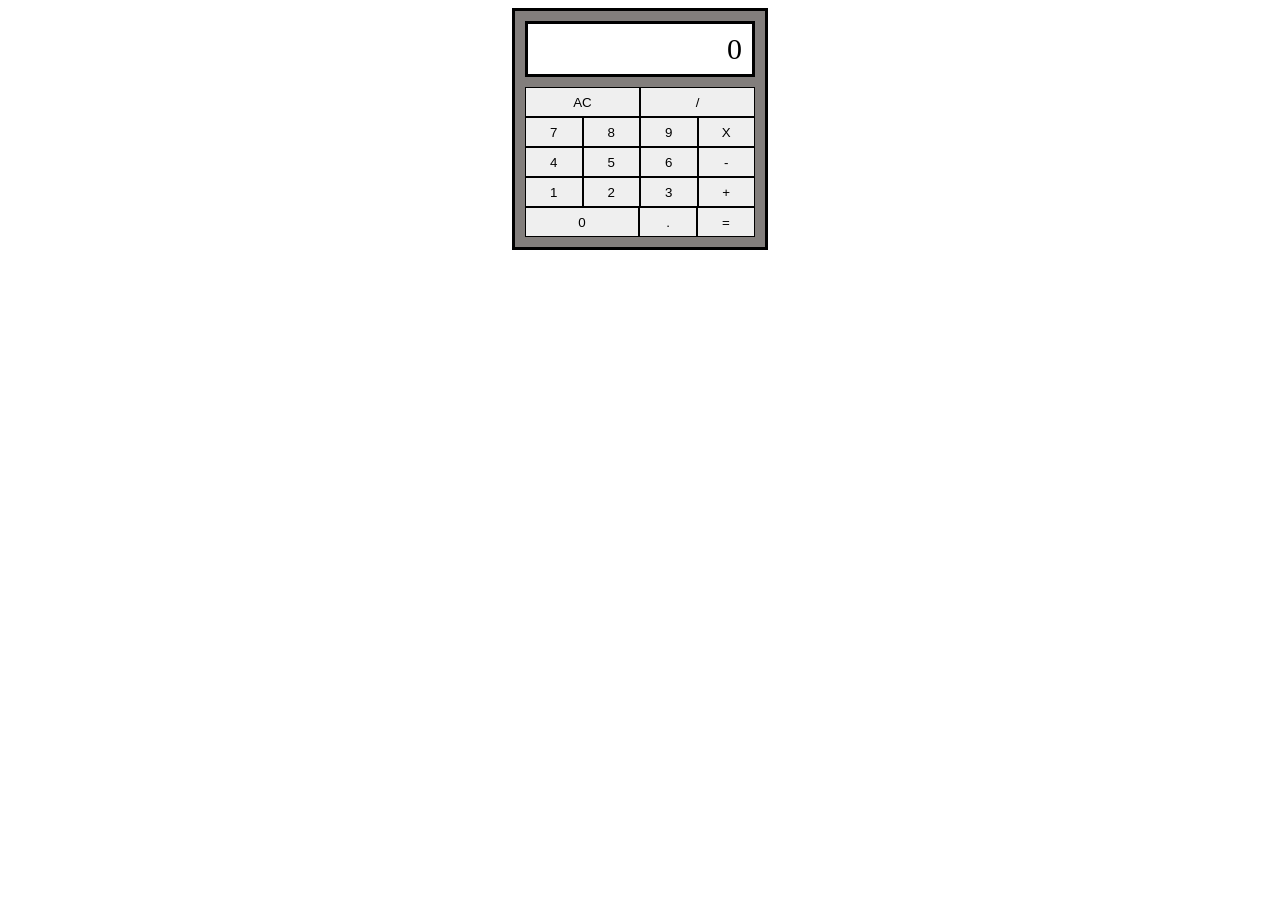
<file: index.html>
<!DOCTYPE html>
<html lang="en">
<head>
    <meta charset="UTF-8">
    <meta name="viewport" content="width=device-width, initial-scale=1.0">
    <link rel="stylesheet" type="text/css" href="styles.css" />
    <script src="scripts.js" defer></script>
    <title>Calculator</title>
</head>
<body>
    <div class="calculator">
        <div class="display"></div>
        <div class="row">
            <button id="clear">AC</button>
            <button id="/" class="operator">/</button>
        </div>
        <div class="row">
            <button id="7" class="number">7</button>
            <button id="8" class="number">8</button>
            <button id="9" class="number">9</button>
            <button id="X" class="operator" >X</button>
        </div>
        <div class="row">
            <button id="4" class="number">4</button>
            <button id="5" class="number">5</button>
            <button id="6" class="number">6</button>
            <button id="-" class="operator">-</button>
        </div>
        <div class="row">
            <button id="1" class="number">1</button>
            <button id="2" class="number">2</button>
            <button id="3" class="number">3</button>
            <button id="+" class="operator">+</button>
        </div>
        <div class="row">
            <button id="zero" class="number">0</button>
            <button id="." class="number">.</button>
            <button id="=">=</button>
        </div>
    </div>
</body>
</html>
</file>
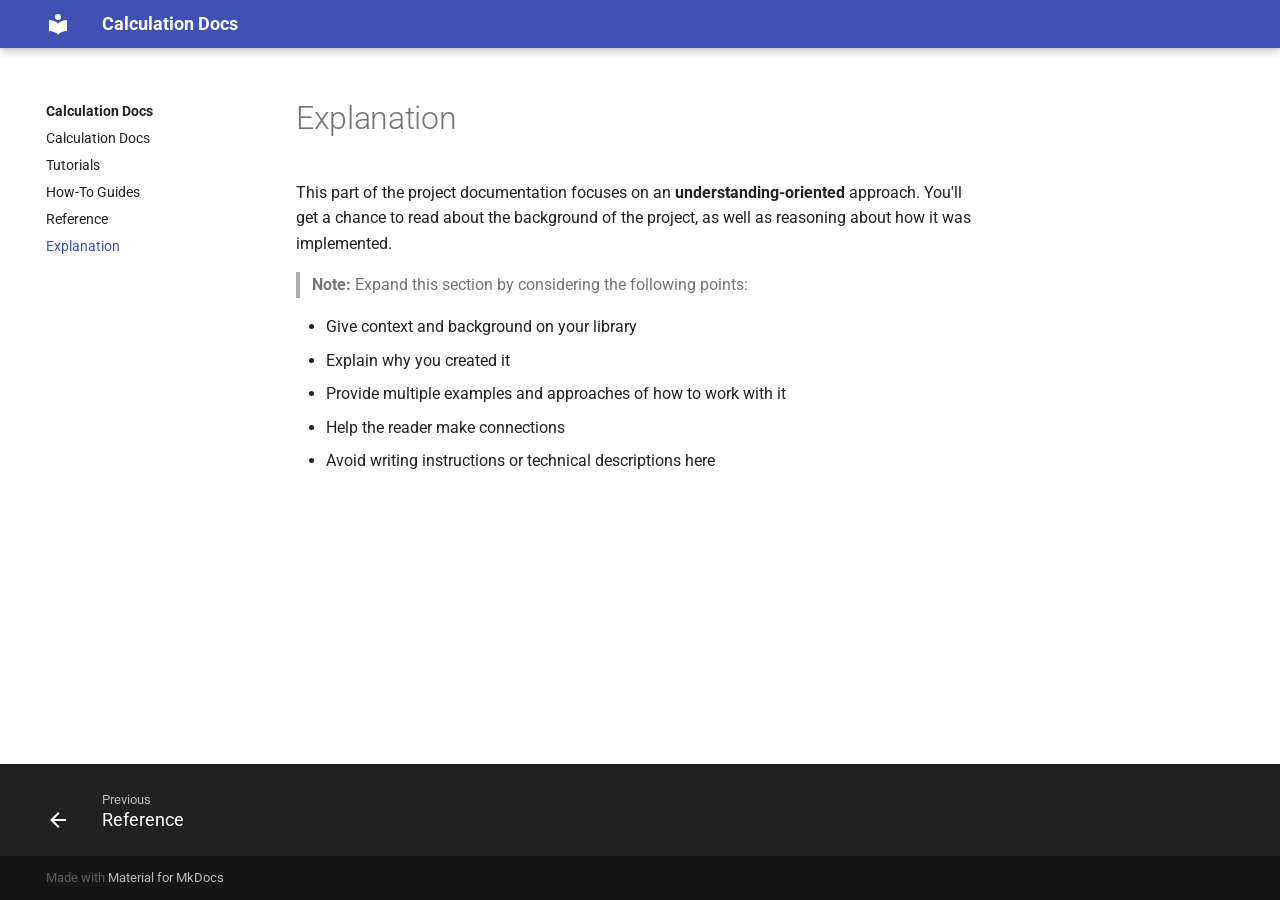
<file: explanation/index.html>
<!doctype html>
<html lang="en" class="no-js">
  <head>
    
      <meta charset="utf-8">
      <meta name="viewport" content="width=device-width,initial-scale=1">
      
      
      
      <link rel="icon" href="../assets/images/favicon.png">
      <meta name="generator" content="mkdocs-1.3.1, mkdocs-material-8.5.3">
    
    
      
        <title>Explanation - Calculation Docs</title>
      
    
    
      <link rel="stylesheet" href="../assets/stylesheets/main.7a952b86.min.css">
      
        
        <link rel="stylesheet" href="../assets/stylesheets/palette.cbb835fc.min.css">
        
      
      

    
    
    
      
        
        
        <link rel="preconnect" href="https://fonts.gstatic.com" crossorigin>
        <link rel="stylesheet" href="https://fonts.googleapis.com/css?family=Roboto:300,300i,400,400i,700,700i%7CRoboto+Mono:400,400i,700,700i&display=fallback">
        <style>:root{--md-text-font:"Roboto";--md-code-font:"Roboto Mono"}</style>
      
    
    
      <link rel="stylesheet" href="../assets/_mkdocstrings.css">
    
    <script>__md_scope=new URL("..",location),__md_hash=e=>[...e].reduce((e,_)=>(e<<5)-e+_.charCodeAt(0),0),__md_get=(e,_=localStorage,t=__md_scope)=>JSON.parse(_.getItem(t.pathname+"."+e)),__md_set=(e,_,t=localStorage,a=__md_scope)=>{try{t.setItem(a.pathname+"."+e,JSON.stringify(_))}catch(e){}}</script>
    
      

    
    
    
  </head>
  
  
    
    
    
    
    
    <body dir="ltr" data-md-color-scheme="" data-md-color-primary="none" data-md-color-accent="none">
  
    
    
    <input class="md-toggle" data-md-toggle="drawer" type="checkbox" id="__drawer" autocomplete="off">
    <input class="md-toggle" data-md-toggle="search" type="checkbox" id="__search" autocomplete="off">
    <label class="md-overlay" for="__drawer"></label>
    <div data-md-component="skip">
      
    </div>
    <div data-md-component="announce">
      
    </div>
    
    
      

<header class="md-header" data-md-component="header">
  <nav class="md-header__inner md-grid" aria-label="Header">
    <a href=".." title="Calculation Docs" class="md-header__button md-logo" aria-label="Calculation Docs" data-md-component="logo">
      
  
  <svg xmlns="http://www.w3.org/2000/svg" viewBox="0 0 24 24"><path d="M12 8a3 3 0 0 0 3-3 3 3 0 0 0-3-3 3 3 0 0 0-3 3 3 3 0 0 0 3 3m0 3.54C9.64 9.35 6.5 8 3 8v11c3.5 0 6.64 1.35 9 3.54 2.36-2.19 5.5-3.54 9-3.54V8c-3.5 0-6.64 1.35-9 3.54Z"/></svg>

    </a>
    <label class="md-header__button md-icon" for="__drawer">
      <svg xmlns="http://www.w3.org/2000/svg" viewBox="0 0 24 24"><path d="M3 6h18v2H3V6m0 5h18v2H3v-2m0 5h18v2H3v-2Z"/></svg>
    </label>
    <div class="md-header__title" data-md-component="header-title">
      <div class="md-header__ellipsis">
        <div class="md-header__topic">
          <span class="md-ellipsis">
            Calculation Docs
          </span>
        </div>
        <div class="md-header__topic" data-md-component="header-topic">
          <span class="md-ellipsis">
            
              Explanation
            
          </span>
        </div>
      </div>
    </div>
    
    
    
    
  </nav>
  
</header>
    
    <div class="md-container" data-md-component="container">
      
      
        
          
        
      
      <main class="md-main" data-md-component="main">
        <div class="md-main__inner md-grid">
          
            
              
              <div class="md-sidebar md-sidebar--primary" data-md-component="sidebar" data-md-type="navigation" >
                <div class="md-sidebar__scrollwrap">
                  <div class="md-sidebar__inner">
                    


<nav class="md-nav md-nav--primary" aria-label="Navigation" data-md-level="0">
  <label class="md-nav__title" for="__drawer">
    <a href=".." title="Calculation Docs" class="md-nav__button md-logo" aria-label="Calculation Docs" data-md-component="logo">
      
  
  <svg xmlns="http://www.w3.org/2000/svg" viewBox="0 0 24 24"><path d="M12 8a3 3 0 0 0 3-3 3 3 0 0 0-3-3 3 3 0 0 0-3 3 3 3 0 0 0 3 3m0 3.54C9.64 9.35 6.5 8 3 8v11c3.5 0 6.64 1.35 9 3.54 2.36-2.19 5.5-3.54 9-3.54V8c-3.5 0-6.64 1.35-9 3.54Z"/></svg>

    </a>
    Calculation Docs
  </label>
  
  <ul class="md-nav__list" data-md-scrollfix>
    
      
      
      

  
  
  
    <li class="md-nav__item">
      <a href=".." class="md-nav__link">
        Calculation Docs
      </a>
    </li>
  

    
      
      
      

  
  
  
    <li class="md-nav__item">
      <a href="../tutorials/" class="md-nav__link">
        Tutorials
      </a>
    </li>
  

    
      
      
      

  
  
  
    <li class="md-nav__item">
      <a href="../how-to-guides/" class="md-nav__link">
        How-To Guides
      </a>
    </li>
  

    
      
      
      

  
  
  
    <li class="md-nav__item">
      <a href="../reference/" class="md-nav__link">
        Reference
      </a>
    </li>
  

    
      
      
      

  
  
    
  
  
    <li class="md-nav__item md-nav__item--active">
      
      <input class="md-nav__toggle md-toggle" data-md-toggle="toc" type="checkbox" id="__toc">
      
      
      
      <a href="./" class="md-nav__link md-nav__link--active">
        Explanation
      </a>
      
    </li>
  

    
  </ul>
</nav>
                  </div>
                </div>
              </div>
            
            
              
              <div class="md-sidebar md-sidebar--secondary" data-md-component="sidebar" data-md-type="toc" >
                <div class="md-sidebar__scrollwrap">
                  <div class="md-sidebar__inner">
                    

<nav class="md-nav md-nav--secondary" aria-label="Table of contents">
  
  
  
  
</nav>
                  </div>
                </div>
              </div>
            
          
          
            <div class="md-content" data-md-component="content">
              <article class="md-content__inner md-typeset">
                
                  


  <h1>Explanation</h1>

<p>This part of the project documentation focuses on an <strong>understanding-oriented</strong> approach. You'll get a chance to read about the background of the project, as well as reasoning about how it was implemented.</p>
<blockquote>
<p><strong>Note:</strong> Expand this section by considering the
following points:</p>
</blockquote>
<ul>
<li>Give context and background on your library</li>
<li>Explain why you created it</li>
<li>Provide multiple examples and approaches of how to work with it</li>
<li>Help the reader make connections</li>
<li>Avoid writing instructions or technical descriptions here</li>
</ul>





                
              </article>
            </div>
          
          
        </div>
        
      </main>
      
        <footer class="md-footer">
  
    
    <nav class="md-footer__inner md-grid" aria-label="Footer" >
      
        
        <a href="../reference/" class="md-footer__link md-footer__link--prev" aria-label="Previous: Reference" rel="prev">
          <div class="md-footer__button md-icon">
            <svg xmlns="http://www.w3.org/2000/svg" viewBox="0 0 24 24"><path d="M20 11v2H8l5.5 5.5-1.42 1.42L4.16 12l7.92-7.92L13.5 5.5 8 11h12Z"/></svg>
          </div>
          <div class="md-footer__title">
            <div class="md-ellipsis">
              <span class="md-footer__direction">
                Previous
              </span>
              Reference
            </div>
          </div>
        </a>
      
      
    </nav>
  
  <div class="md-footer-meta md-typeset">
    <div class="md-footer-meta__inner md-grid">
      <div class="md-copyright">
  
  
    Made with
    <a href="https://squidfunk.github.io/mkdocs-material/" target="_blank" rel="noopener">
      Material for MkDocs
    </a>
  
</div>
      
    </div>
  </div>
</footer>
      
    </div>
    <div class="md-dialog" data-md-component="dialog">
      <div class="md-dialog__inner md-typeset"></div>
    </div>
    
    <script id="__config" type="application/json">{"base": "..", "features": [], "search": "../assets/javascripts/workers/search.5bf1dace.min.js", "translations": {"clipboard.copied": "Copied to clipboard", "clipboard.copy": "Copy to clipboard", "search.config.lang": "en", "search.config.pipeline": "trimmer, stopWordFilter", "search.config.separator": "[\\s\\-]+", "search.placeholder": "Search", "search.result.more.one": "1 more on this page", "search.result.more.other": "# more on this page", "search.result.none": "No matching documents", "search.result.one": "1 matching document", "search.result.other": "# matching documents", "search.result.placeholder": "Type to start searching", "search.result.term.missing": "Missing", "select.version.title": "Select version"}}</script>
    
    
      <script src="../assets/javascripts/bundle.37e9125f.min.js"></script>
      
    
  </body>
</html>
</file>
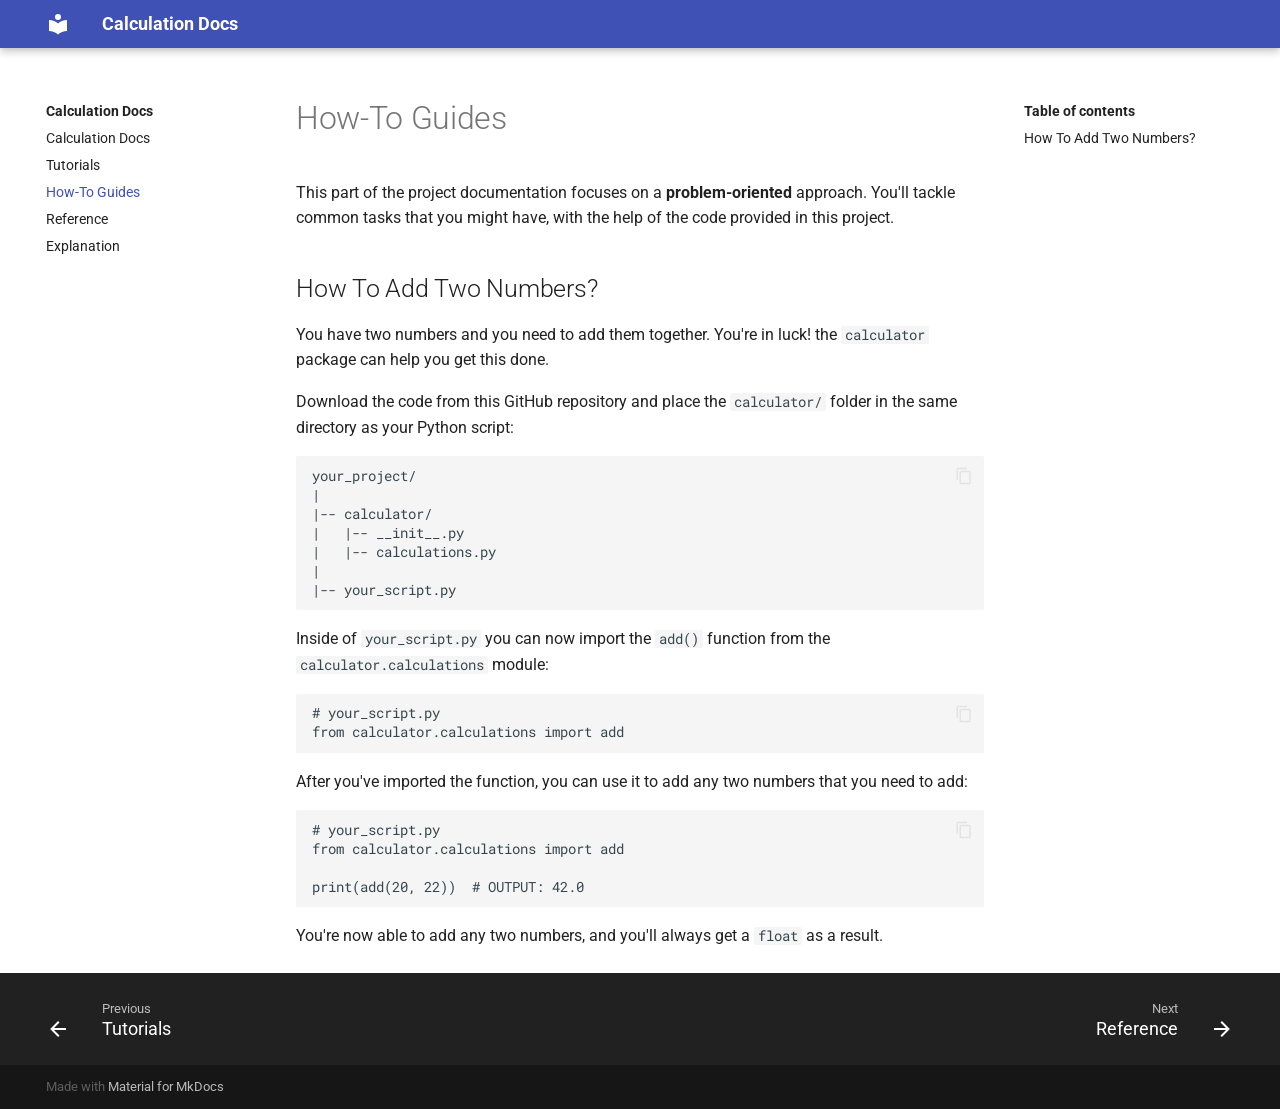
<file: how-to-guides/index.html>
<!doctype html>
<html lang="en" class="no-js">
  <head>
    
      <meta charset="utf-8">
      <meta name="viewport" content="width=device-width,initial-scale=1">
      
      
      
      <link rel="icon" href="../assets/images/favicon.png">
      <meta name="generator" content="mkdocs-1.3.1, mkdocs-material-8.5.3">
    
    
      
        <title>How-To Guides - Calculation Docs</title>
      
    
    
      <link rel="stylesheet" href="../assets/stylesheets/main.7a952b86.min.css">
      
        
        <link rel="stylesheet" href="../assets/stylesheets/palette.cbb835fc.min.css">
        
      
      

    
    
    
      
        
        
        <link rel="preconnect" href="https://fonts.gstatic.com" crossorigin>
        <link rel="stylesheet" href="https://fonts.googleapis.com/css?family=Roboto:300,300i,400,400i,700,700i%7CRoboto+Mono:400,400i,700,700i&display=fallback">
        <style>:root{--md-text-font:"Roboto";--md-code-font:"Roboto Mono"}</style>
      
    
    
      <link rel="stylesheet" href="../assets/_mkdocstrings.css">
    
    <script>__md_scope=new URL("..",location),__md_hash=e=>[...e].reduce((e,_)=>(e<<5)-e+_.charCodeAt(0),0),__md_get=(e,_=localStorage,t=__md_scope)=>JSON.parse(_.getItem(t.pathname+"."+e)),__md_set=(e,_,t=localStorage,a=__md_scope)=>{try{t.setItem(a.pathname+"."+e,JSON.stringify(_))}catch(e){}}</script>
    
      

    
    
    
  </head>
  
  
    
    
    
    
    
    <body dir="ltr" data-md-color-scheme="" data-md-color-primary="none" data-md-color-accent="none">
  
    
    
    <input class="md-toggle" data-md-toggle="drawer" type="checkbox" id="__drawer" autocomplete="off">
    <input class="md-toggle" data-md-toggle="search" type="checkbox" id="__search" autocomplete="off">
    <label class="md-overlay" for="__drawer"></label>
    <div data-md-component="skip">
      
        
        <a href="#how-to-add-two-numbers" class="md-skip">
          Skip to content
        </a>
      
    </div>
    <div data-md-component="announce">
      
    </div>
    
    
      

<header class="md-header" data-md-component="header">
  <nav class="md-header__inner md-grid" aria-label="Header">
    <a href=".." title="Calculation Docs" class="md-header__button md-logo" aria-label="Calculation Docs" data-md-component="logo">
      
  
  <svg xmlns="http://www.w3.org/2000/svg" viewBox="0 0 24 24"><path d="M12 8a3 3 0 0 0 3-3 3 3 0 0 0-3-3 3 3 0 0 0-3 3 3 3 0 0 0 3 3m0 3.54C9.64 9.35 6.5 8 3 8v11c3.5 0 6.64 1.35 9 3.54 2.36-2.19 5.5-3.54 9-3.54V8c-3.5 0-6.64 1.35-9 3.54Z"/></svg>

    </a>
    <label class="md-header__button md-icon" for="__drawer">
      <svg xmlns="http://www.w3.org/2000/svg" viewBox="0 0 24 24"><path d="M3 6h18v2H3V6m0 5h18v2H3v-2m0 5h18v2H3v-2Z"/></svg>
    </label>
    <div class="md-header__title" data-md-component="header-title">
      <div class="md-header__ellipsis">
        <div class="md-header__topic">
          <span class="md-ellipsis">
            Calculation Docs
          </span>
        </div>
        <div class="md-header__topic" data-md-component="header-topic">
          <span class="md-ellipsis">
            
              How-To Guides
            
          </span>
        </div>
      </div>
    </div>
    
    
    
    
  </nav>
  
</header>
    
    <div class="md-container" data-md-component="container">
      
      
        
          
        
      
      <main class="md-main" data-md-component="main">
        <div class="md-main__inner md-grid">
          
            
              
              <div class="md-sidebar md-sidebar--primary" data-md-component="sidebar" data-md-type="navigation" >
                <div class="md-sidebar__scrollwrap">
                  <div class="md-sidebar__inner">
                    


<nav class="md-nav md-nav--primary" aria-label="Navigation" data-md-level="0">
  <label class="md-nav__title" for="__drawer">
    <a href=".." title="Calculation Docs" class="md-nav__button md-logo" aria-label="Calculation Docs" data-md-component="logo">
      
  
  <svg xmlns="http://www.w3.org/2000/svg" viewBox="0 0 24 24"><path d="M12 8a3 3 0 0 0 3-3 3 3 0 0 0-3-3 3 3 0 0 0-3 3 3 3 0 0 0 3 3m0 3.54C9.64 9.35 6.5 8 3 8v11c3.5 0 6.64 1.35 9 3.54 2.36-2.19 5.5-3.54 9-3.54V8c-3.5 0-6.64 1.35-9 3.54Z"/></svg>

    </a>
    Calculation Docs
  </label>
  
  <ul class="md-nav__list" data-md-scrollfix>
    
      
      
      

  
  
  
    <li class="md-nav__item">
      <a href=".." class="md-nav__link">
        Calculation Docs
      </a>
    </li>
  

    
      
      
      

  
  
  
    <li class="md-nav__item">
      <a href="../tutorials/" class="md-nav__link">
        Tutorials
      </a>
    </li>
  

    
      
      
      

  
  
    
  
  
    <li class="md-nav__item md-nav__item--active">
      
      <input class="md-nav__toggle md-toggle" data-md-toggle="toc" type="checkbox" id="__toc">
      
      
      
        <label class="md-nav__link md-nav__link--active" for="__toc">
          How-To Guides
          <span class="md-nav__icon md-icon"></span>
        </label>
      
      <a href="./" class="md-nav__link md-nav__link--active">
        How-To Guides
      </a>
      
        

<nav class="md-nav md-nav--secondary" aria-label="Table of contents">
  
  
  
  
    <label class="md-nav__title" for="__toc">
      <span class="md-nav__icon md-icon"></span>
      Table of contents
    </label>
    <ul class="md-nav__list" data-md-component="toc" data-md-scrollfix>
      
        <li class="md-nav__item">
  <a href="#how-to-add-two-numbers" class="md-nav__link">
    How To Add Two Numbers?
  </a>
  
</li>
      
    </ul>
  
</nav>
      
    </li>
  

    
      
      
      

  
  
  
    <li class="md-nav__item">
      <a href="../reference/" class="md-nav__link">
        Reference
      </a>
    </li>
  

    
      
      
      

  
  
  
    <li class="md-nav__item">
      <a href="../explanation/" class="md-nav__link">
        Explanation
      </a>
    </li>
  

    
  </ul>
</nav>
                  </div>
                </div>
              </div>
            
            
              
              <div class="md-sidebar md-sidebar--secondary" data-md-component="sidebar" data-md-type="toc" >
                <div class="md-sidebar__scrollwrap">
                  <div class="md-sidebar__inner">
                    

<nav class="md-nav md-nav--secondary" aria-label="Table of contents">
  
  
  
  
    <label class="md-nav__title" for="__toc">
      <span class="md-nav__icon md-icon"></span>
      Table of contents
    </label>
    <ul class="md-nav__list" data-md-component="toc" data-md-scrollfix>
      
        <li class="md-nav__item">
  <a href="#how-to-add-two-numbers" class="md-nav__link">
    How To Add Two Numbers?
  </a>
  
</li>
      
    </ul>
  
</nav>
                  </div>
                </div>
              </div>
            
          
          
            <div class="md-content" data-md-component="content">
              <article class="md-content__inner md-typeset">
                
                  


  <h1>How-To Guides</h1>

<p>This part of the project documentation focuses on a <strong>problem-oriented</strong> approach. You'll tackle common tasks that you might have, with the help of the code provided in this project.</p>
<h2 id="how-to-add-two-numbers">How To Add Two Numbers?</h2>
<p>You have two numbers and you need to add them together. You're in luck! the <code>calculator</code> package can help you get this done.</p>
<p>Download the code from this GitHub repository and place the <code>calculator/</code> folder in the same directory as your Python script:</p>
<pre><code>your_project/
|
|-- calculator/
|   |-- __init__.py
|   |-- calculations.py
|
|-- your_script.py
</code></pre>
<p>Inside of <code>your_script.py</code> you can now import the <code>add()</code> function from the <code>calculator.calculations</code> module:</p>
<pre><code># your_script.py
from calculator.calculations import add
</code></pre>
<p>After you've imported the function, you can use it to add any two numbers that you need to add:</p>
<pre><code># your_script.py
from calculator.calculations import add

print(add(20, 22))  # OUTPUT: 42.0
</code></pre>
<p>You're now able to add any two numbers, and you'll always get a <code>float</code> as a result.</p>





                
              </article>
            </div>
          
          
        </div>
        
      </main>
      
        <footer class="md-footer">
  
    
    <nav class="md-footer__inner md-grid" aria-label="Footer" >
      
        
        <a href="../tutorials/" class="md-footer__link md-footer__link--prev" aria-label="Previous: Tutorials" rel="prev">
          <div class="md-footer__button md-icon">
            <svg xmlns="http://www.w3.org/2000/svg" viewBox="0 0 24 24"><path d="M20 11v2H8l5.5 5.5-1.42 1.42L4.16 12l7.92-7.92L13.5 5.5 8 11h12Z"/></svg>
          </div>
          <div class="md-footer__title">
            <div class="md-ellipsis">
              <span class="md-footer__direction">
                Previous
              </span>
              Tutorials
            </div>
          </div>
        </a>
      
      
        
        <a href="../reference/" class="md-footer__link md-footer__link--next" aria-label="Next: Reference" rel="next">
          <div class="md-footer__title">
            <div class="md-ellipsis">
              <span class="md-footer__direction">
                Next
              </span>
              Reference
            </div>
          </div>
          <div class="md-footer__button md-icon">
            <svg xmlns="http://www.w3.org/2000/svg" viewBox="0 0 24 24"><path d="M4 11v2h12l-5.5 5.5 1.42 1.42L19.84 12l-7.92-7.92L10.5 5.5 16 11H4Z"/></svg>
          </div>
        </a>
      
    </nav>
  
  <div class="md-footer-meta md-typeset">
    <div class="md-footer-meta__inner md-grid">
      <div class="md-copyright">
  
  
    Made with
    <a href="https://squidfunk.github.io/mkdocs-material/" target="_blank" rel="noopener">
      Material for MkDocs
    </a>
  
</div>
      
    </div>
  </div>
</footer>
      
    </div>
    <div class="md-dialog" data-md-component="dialog">
      <div class="md-dialog__inner md-typeset"></div>
    </div>
    
    <script id="__config" type="application/json">{"base": "..", "features": [], "search": "../assets/javascripts/workers/search.5bf1dace.min.js", "translations": {"clipboard.copied": "Copied to clipboard", "clipboard.copy": "Copy to clipboard", "search.config.lang": "en", "search.config.pipeline": "trimmer, stopWordFilter", "search.config.separator": "[\\s\\-]+", "search.placeholder": "Search", "search.result.more.one": "1 more on this page", "search.result.more.other": "# more on this page", "search.result.none": "No matching documents", "search.result.one": "1 matching document", "search.result.other": "# matching documents", "search.result.placeholder": "Type to start searching", "search.result.term.missing": "Missing", "select.version.title": "Select version"}}</script>
    
    
      <script src="../assets/javascripts/bundle.37e9125f.min.js"></script>
      
    
  </body>
</html>
</file>
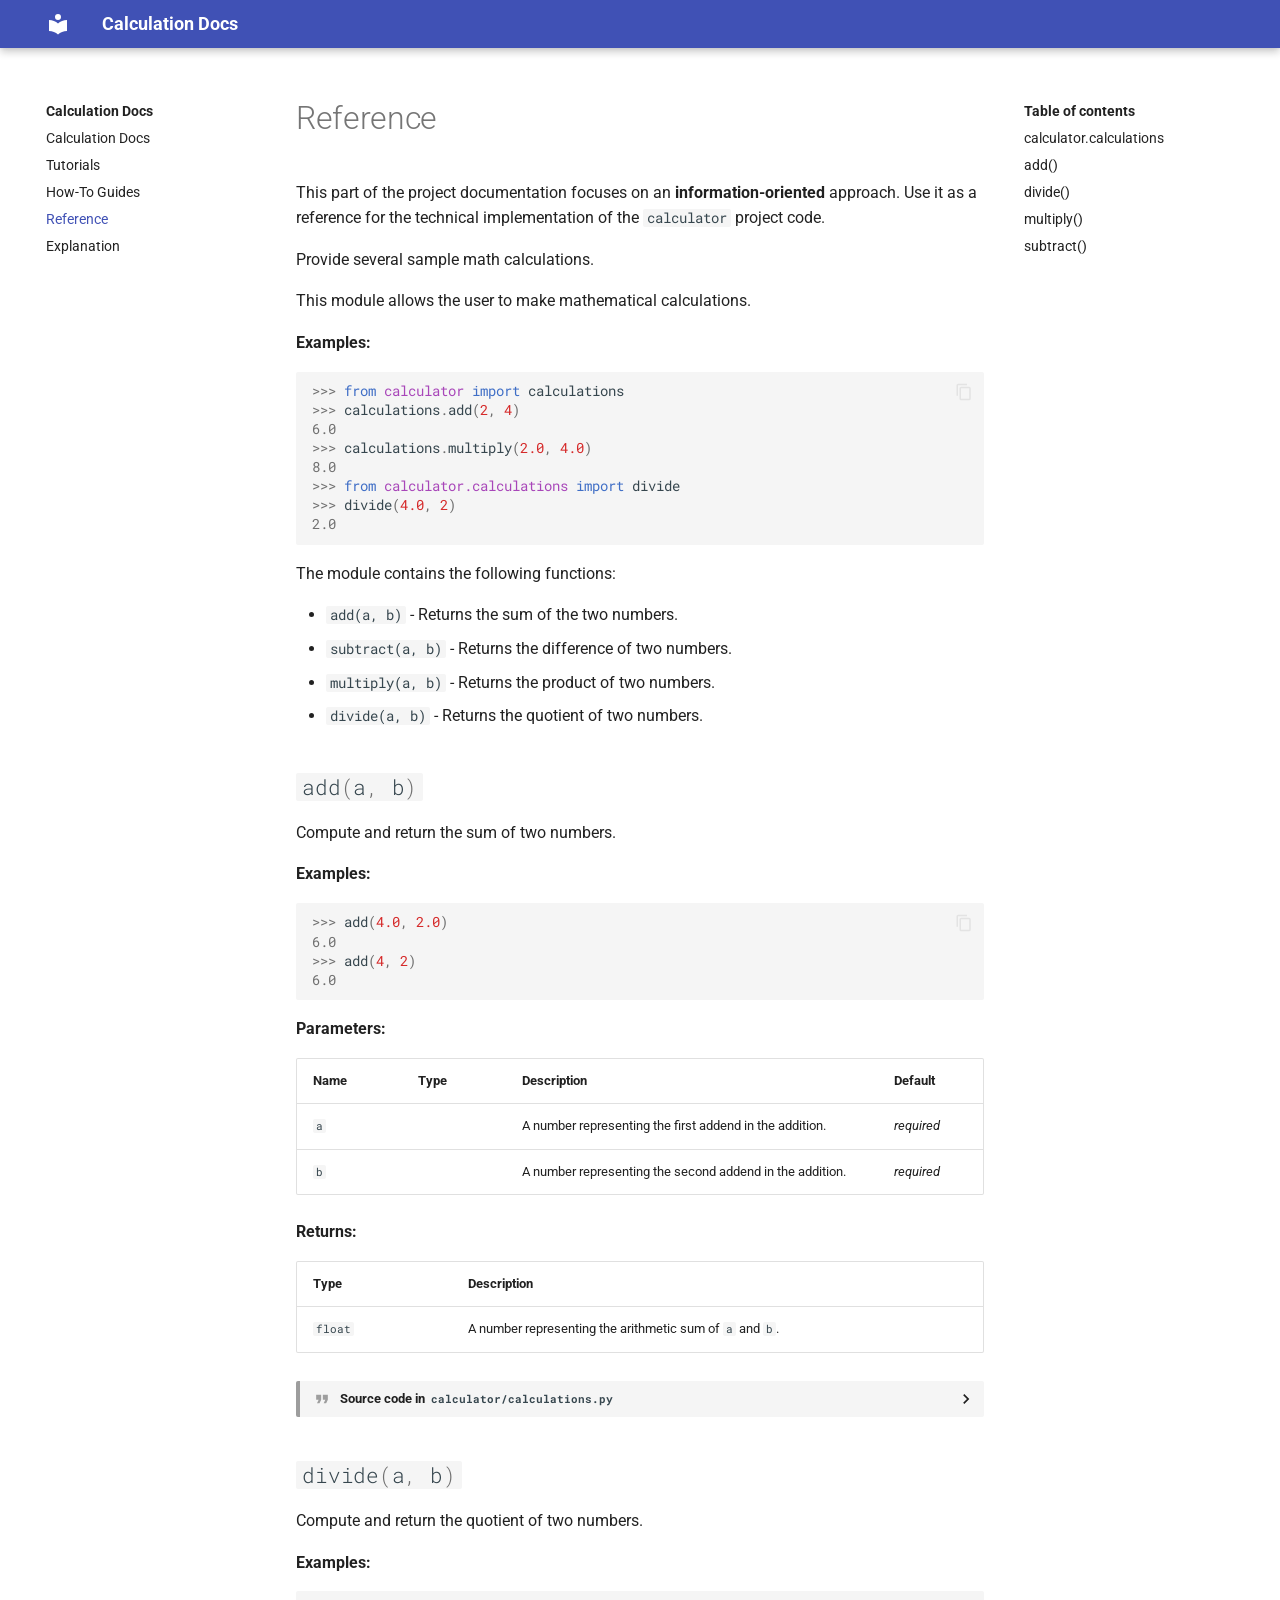
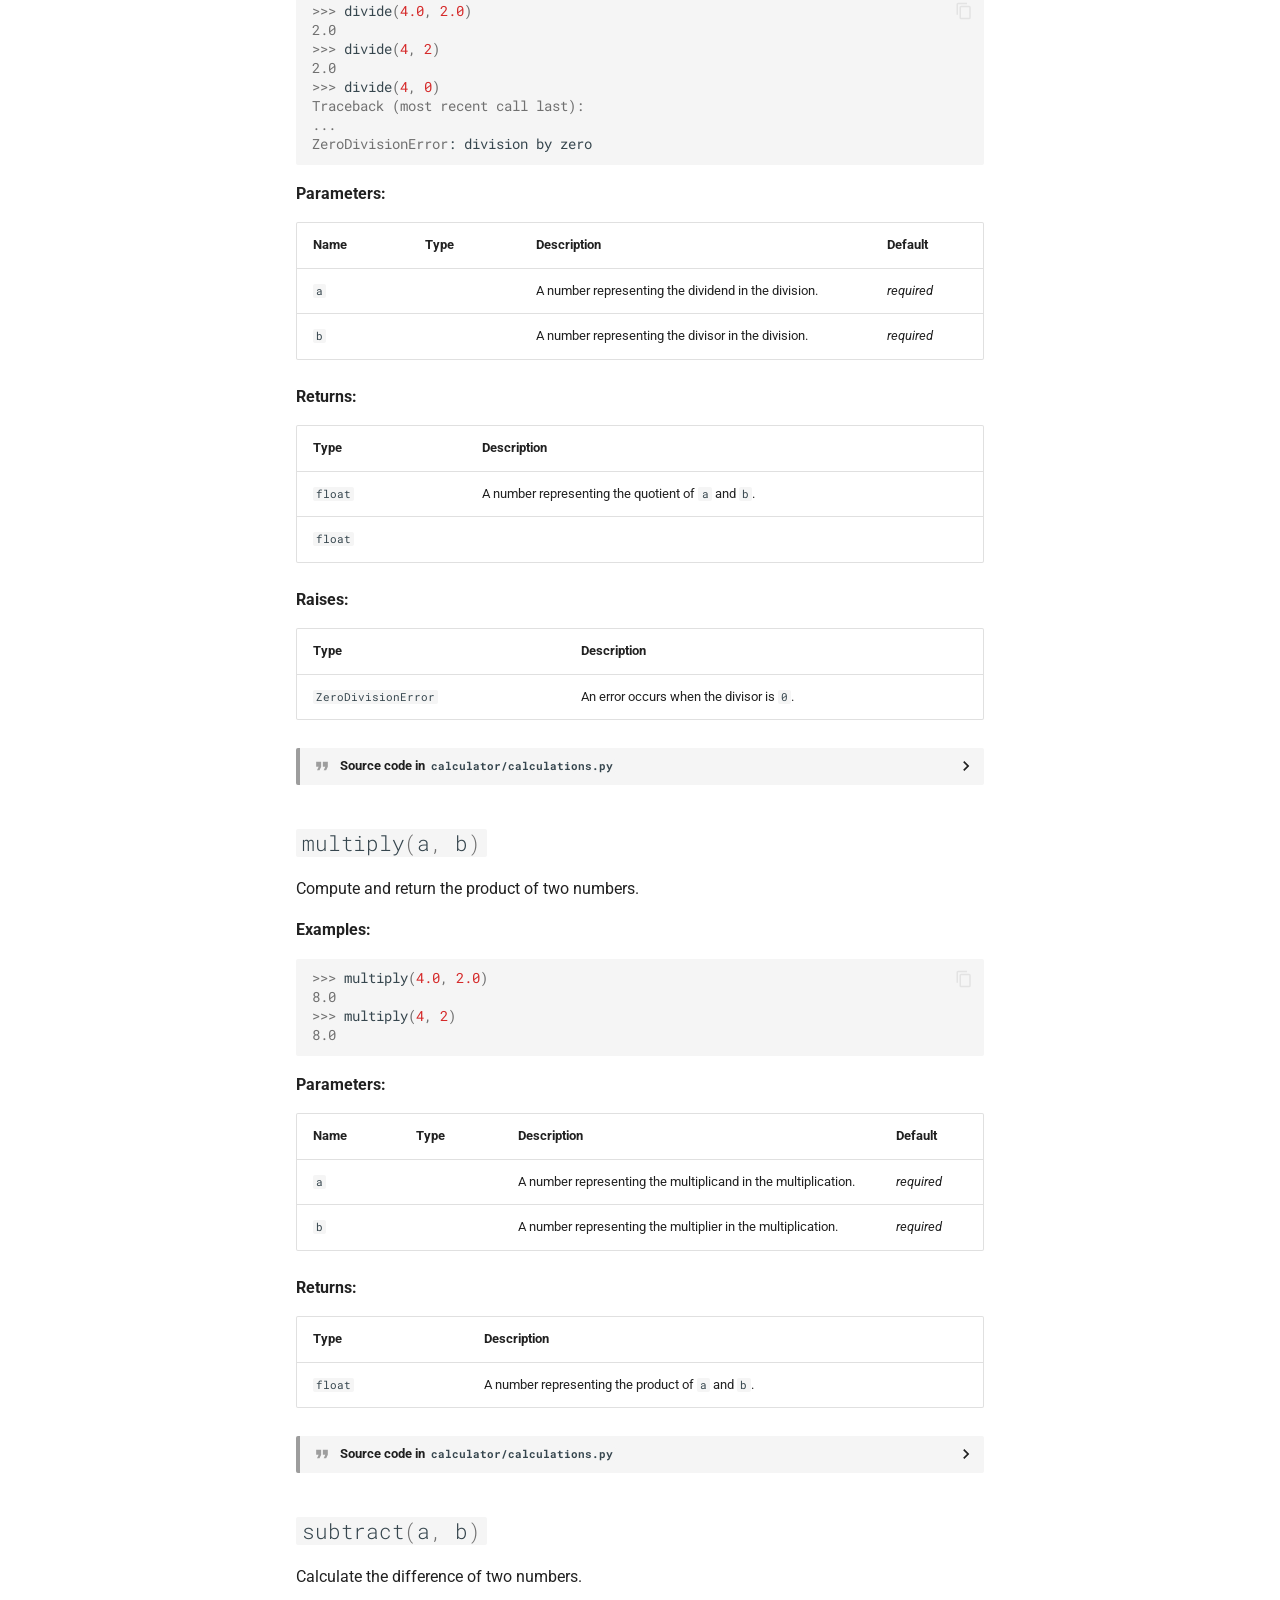
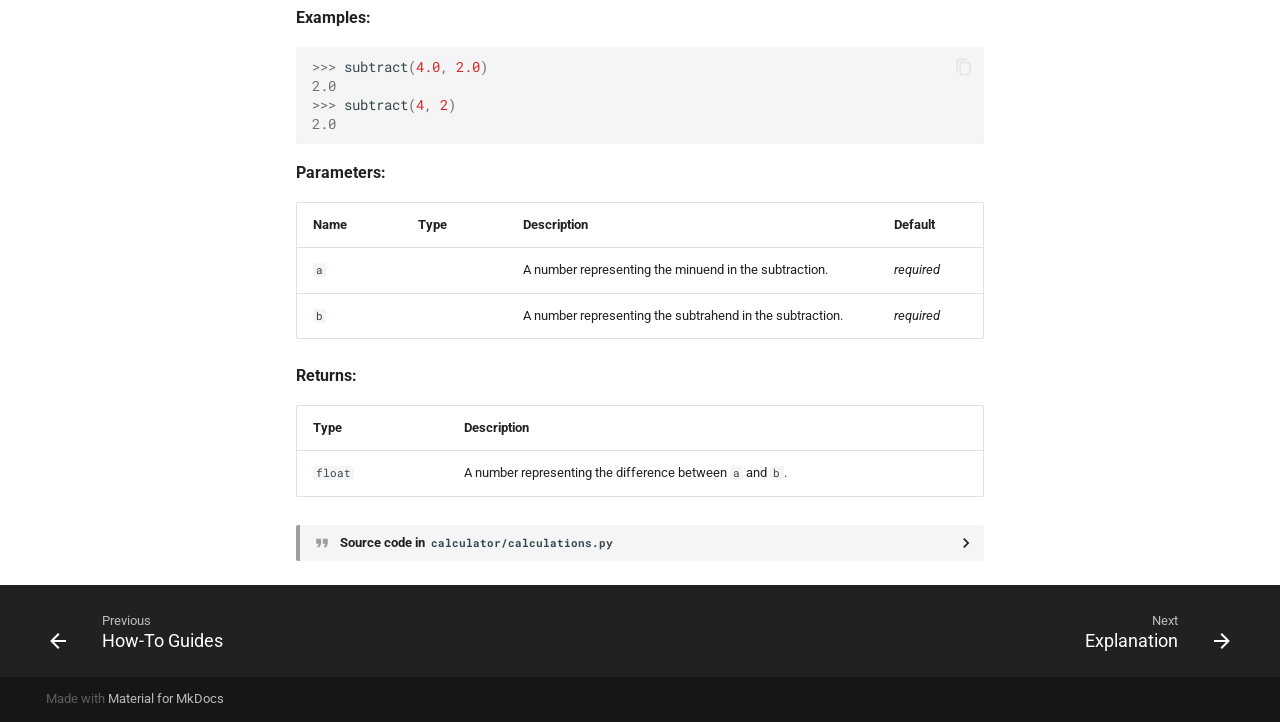
<file: reference/index.html>
<!doctype html>
<html lang="en" class="no-js">
  <head>
    
      <meta charset="utf-8">
      <meta name="viewport" content="width=device-width,initial-scale=1">
      
      
      
      <link rel="icon" href="../assets/images/favicon.png">
      <meta name="generator" content="mkdocs-1.3.1, mkdocs-material-8.5.3">
    
    
      
        <title>Reference - Calculation Docs</title>
      
    
    
      <link rel="stylesheet" href="../assets/stylesheets/main.7a952b86.min.css">
      
        
        <link rel="stylesheet" href="../assets/stylesheets/palette.cbb835fc.min.css">
        
      
      

    
    
    
      
        
        
        <link rel="preconnect" href="https://fonts.gstatic.com" crossorigin>
        <link rel="stylesheet" href="https://fonts.googleapis.com/css?family=Roboto:300,300i,400,400i,700,700i%7CRoboto+Mono:400,400i,700,700i&display=fallback">
        <style>:root{--md-text-font:"Roboto";--md-code-font:"Roboto Mono"}</style>
      
    
    
      <link rel="stylesheet" href="../assets/_mkdocstrings.css">
    
    <script>__md_scope=new URL("..",location),__md_hash=e=>[...e].reduce((e,_)=>(e<<5)-e+_.charCodeAt(0),0),__md_get=(e,_=localStorage,t=__md_scope)=>JSON.parse(_.getItem(t.pathname+"."+e)),__md_set=(e,_,t=localStorage,a=__md_scope)=>{try{t.setItem(a.pathname+"."+e,JSON.stringify(_))}catch(e){}}</script>
    
      

    
    
    
  </head>
  
  
    
    
    
    
    
    <body dir="ltr" data-md-color-scheme="" data-md-color-primary="none" data-md-color-accent="none">
  
    
    
    <input class="md-toggle" data-md-toggle="drawer" type="checkbox" id="__drawer" autocomplete="off">
    <input class="md-toggle" data-md-toggle="search" type="checkbox" id="__search" autocomplete="off">
    <label class="md-overlay" for="__drawer"></label>
    <div data-md-component="skip">
      
        
        <a href="#calculator.calculations" class="md-skip">
          Skip to content
        </a>
      
    </div>
    <div data-md-component="announce">
      
    </div>
    
    
      

<header class="md-header" data-md-component="header">
  <nav class="md-header__inner md-grid" aria-label="Header">
    <a href=".." title="Calculation Docs" class="md-header__button md-logo" aria-label="Calculation Docs" data-md-component="logo">
      
  
  <svg xmlns="http://www.w3.org/2000/svg" viewBox="0 0 24 24"><path d="M12 8a3 3 0 0 0 3-3 3 3 0 0 0-3-3 3 3 0 0 0-3 3 3 3 0 0 0 3 3m0 3.54C9.64 9.35 6.5 8 3 8v11c3.5 0 6.64 1.35 9 3.54 2.36-2.19 5.5-3.54 9-3.54V8c-3.5 0-6.64 1.35-9 3.54Z"/></svg>

    </a>
    <label class="md-header__button md-icon" for="__drawer">
      <svg xmlns="http://www.w3.org/2000/svg" viewBox="0 0 24 24"><path d="M3 6h18v2H3V6m0 5h18v2H3v-2m0 5h18v2H3v-2Z"/></svg>
    </label>
    <div class="md-header__title" data-md-component="header-title">
      <div class="md-header__ellipsis">
        <div class="md-header__topic">
          <span class="md-ellipsis">
            Calculation Docs
          </span>
        </div>
        <div class="md-header__topic" data-md-component="header-topic">
          <span class="md-ellipsis">
            
              Reference
            
          </span>
        </div>
      </div>
    </div>
    
    
    
    
  </nav>
  
</header>
    
    <div class="md-container" data-md-component="container">
      
      
        
          
        
      
      <main class="md-main" data-md-component="main">
        <div class="md-main__inner md-grid">
          
            
              
              <div class="md-sidebar md-sidebar--primary" data-md-component="sidebar" data-md-type="navigation" >
                <div class="md-sidebar__scrollwrap">
                  <div class="md-sidebar__inner">
                    


<nav class="md-nav md-nav--primary" aria-label="Navigation" data-md-level="0">
  <label class="md-nav__title" for="__drawer">
    <a href=".." title="Calculation Docs" class="md-nav__button md-logo" aria-label="Calculation Docs" data-md-component="logo">
      
  
  <svg xmlns="http://www.w3.org/2000/svg" viewBox="0 0 24 24"><path d="M12 8a3 3 0 0 0 3-3 3 3 0 0 0-3-3 3 3 0 0 0-3 3 3 3 0 0 0 3 3m0 3.54C9.64 9.35 6.5 8 3 8v11c3.5 0 6.64 1.35 9 3.54 2.36-2.19 5.5-3.54 9-3.54V8c-3.5 0-6.64 1.35-9 3.54Z"/></svg>

    </a>
    Calculation Docs
  </label>
  
  <ul class="md-nav__list" data-md-scrollfix>
    
      
      
      

  
  
  
    <li class="md-nav__item">
      <a href=".." class="md-nav__link">
        Calculation Docs
      </a>
    </li>
  

    
      
      
      

  
  
  
    <li class="md-nav__item">
      <a href="../tutorials/" class="md-nav__link">
        Tutorials
      </a>
    </li>
  

    
      
      
      

  
  
  
    <li class="md-nav__item">
      <a href="../how-to-guides/" class="md-nav__link">
        How-To Guides
      </a>
    </li>
  

    
      
      
      

  
  
    
  
  
    <li class="md-nav__item md-nav__item--active">
      
      <input class="md-nav__toggle md-toggle" data-md-toggle="toc" type="checkbox" id="__toc">
      
      
      
        <label class="md-nav__link md-nav__link--active" for="__toc">
          Reference
          <span class="md-nav__icon md-icon"></span>
        </label>
      
      <a href="./" class="md-nav__link md-nav__link--active">
        Reference
      </a>
      
        

<nav class="md-nav md-nav--secondary" aria-label="Table of contents">
  
  
  
  
    <label class="md-nav__title" for="__toc">
      <span class="md-nav__icon md-icon"></span>
      Table of contents
    </label>
    <ul class="md-nav__list" data-md-component="toc" data-md-scrollfix>
      
        <li class="md-nav__item">
  <a href="#calculator.calculations" class="md-nav__link">
    calculator.calculations
  </a>
  
</li>
      
        <li class="md-nav__item">
  <a href="#calculator.calculations.add" class="md-nav__link">
    add()
  </a>
  
</li>
      
        <li class="md-nav__item">
  <a href="#calculator.calculations.divide" class="md-nav__link">
    divide()
  </a>
  
</li>
      
        <li class="md-nav__item">
  <a href="#calculator.calculations.multiply" class="md-nav__link">
    multiply()
  </a>
  
</li>
      
        <li class="md-nav__item">
  <a href="#calculator.calculations.subtract" class="md-nav__link">
    subtract()
  </a>
  
</li>
      
    </ul>
  
</nav>
      
    </li>
  

    
      
      
      

  
  
  
    <li class="md-nav__item">
      <a href="../explanation/" class="md-nav__link">
        Explanation
      </a>
    </li>
  

    
  </ul>
</nav>
                  </div>
                </div>
              </div>
            
            
              
              <div class="md-sidebar md-sidebar--secondary" data-md-component="sidebar" data-md-type="toc" >
                <div class="md-sidebar__scrollwrap">
                  <div class="md-sidebar__inner">
                    

<nav class="md-nav md-nav--secondary" aria-label="Table of contents">
  
  
  
  
    <label class="md-nav__title" for="__toc">
      <span class="md-nav__icon md-icon"></span>
      Table of contents
    </label>
    <ul class="md-nav__list" data-md-component="toc" data-md-scrollfix>
      
        <li class="md-nav__item">
  <a href="#calculator.calculations" class="md-nav__link">
    calculator.calculations
  </a>
  
</li>
      
        <li class="md-nav__item">
  <a href="#calculator.calculations.add" class="md-nav__link">
    add()
  </a>
  
</li>
      
        <li class="md-nav__item">
  <a href="#calculator.calculations.divide" class="md-nav__link">
    divide()
  </a>
  
</li>
      
        <li class="md-nav__item">
  <a href="#calculator.calculations.multiply" class="md-nav__link">
    multiply()
  </a>
  
</li>
      
        <li class="md-nav__item">
  <a href="#calculator.calculations.subtract" class="md-nav__link">
    subtract()
  </a>
  
</li>
      
    </ul>
  
</nav>
                  </div>
                </div>
              </div>
            
          
          
            <div class="md-content" data-md-component="content">
              <article class="md-content__inner md-typeset">
                
                  


  <h1>Reference</h1>

<p>This part of the project documentation focuses on an <strong>information-oriented</strong> approach. Use it as a reference for the technical implementation of the <code>calculator</code> project code.</p>


<div class="doc doc-object doc-module">


<a id="calculator.calculations"></a>
  <div class="doc doc-contents first">
  
      <p>Provide several sample math calculations.</p>
<p>This module allows the user to make mathematical calculations.</p>

<p><strong>Examples:</strong></p>
    <div class="highlight"><pre><span></span><code><span class="gp">&gt;&gt;&gt; </span><span class="kn">from</span> <span class="nn">calculator</span> <span class="kn">import</span> <span class="n">calculations</span>
<span class="gp">&gt;&gt;&gt; </span><span class="n">calculations</span><span class="o">.</span><span class="n">add</span><span class="p">(</span><span class="mi">2</span><span class="p">,</span> <span class="mi">4</span><span class="p">)</span>
<span class="go">6.0</span>
<span class="gp">&gt;&gt;&gt; </span><span class="n">calculations</span><span class="o">.</span><span class="n">multiply</span><span class="p">(</span><span class="mf">2.0</span><span class="p">,</span> <span class="mf">4.0</span><span class="p">)</span>
<span class="go">8.0</span>
<span class="gp">&gt;&gt;&gt; </span><span class="kn">from</span> <span class="nn">calculator.calculations</span> <span class="kn">import</span> <span class="n">divide</span>
<span class="gp">&gt;&gt;&gt; </span><span class="n">divide</span><span class="p">(</span><span class="mf">4.0</span><span class="p">,</span> <span class="mi">2</span><span class="p">)</span>
<span class="go">2.0</span>
</code></pre></div>
      <p>The module contains the following functions:</p>
<ul>
<li><code>add(a, b)</code> - Returns the sum of the two numbers.</li>
<li><code>subtract(a, b)</code> - Returns the difference of two numbers.</li>
<li><code>multiply(a, b)</code> - Returns the product of two numbers.</li>
<li><code>divide(a, b)</code> - Returns the quotient of two numbers.</li>
</ul>

  

  <div class="doc doc-children">









<div class="doc doc-object doc-function">



<h2 id="calculator.calculations.add" class="doc doc-heading">
<code class="highlight language-python"><span class="n">add</span><span class="p">(</span><span class="n">a</span><span class="p">,</span> <span class="n">b</span><span class="p">)</span></code>

</h2>


  <div class="doc doc-contents ">
  
      <p>Compute and return the sum of two numbers.</p>

<p><strong>Examples:</strong></p>
    <div class="highlight"><pre><span></span><code><span class="gp">&gt;&gt;&gt; </span><span class="n">add</span><span class="p">(</span><span class="mf">4.0</span><span class="p">,</span> <span class="mf">2.0</span><span class="p">)</span>
<span class="go">6.0</span>
<span class="gp">&gt;&gt;&gt; </span><span class="n">add</span><span class="p">(</span><span class="mi">4</span><span class="p">,</span> <span class="mi">2</span><span class="p">)</span>
<span class="go">6.0</span>
</code></pre></div>

  <p><strong>Parameters:</strong></p>
  <table>
    <thead>
      <tr>
        <th>Name</th>
        <th>Type</th>
        <th>Description</th>
        <th>Default</th>
      </tr>
    </thead>
    <tbody>
        <tr>
          <td><code>a</code></td>
          <td>
          </td>
          <td><p>A number representing the first addend in the addition.</p></td>
          <td>
              <em>required</em>
          </td>
        </tr>
        <tr>
          <td><code>b</code></td>
          <td>
          </td>
          <td><p>A number representing the second addend in the addition.</p></td>
          <td>
              <em>required</em>
          </td>
        </tr>
    </tbody>
  </table>

  <p><strong>Returns:</strong></p>
  <table>
    <thead>
      <tr>
        <th>Type</th>
        <th>Description</th>
      </tr>
    </thead>
    <tbody>
        <tr>
          <td>
                <code>float</code>
          </td>
          <td><p>A number representing the arithmetic sum of <code>a</code> and <code>b</code>.</p></td>
        </tr>
    </tbody>
  </table>

      <details class="quote">
        <summary>Source code in <code>calculator/calculations.py</code></summary>
        <div class="highlight"><table class="highlighttable"><tr><td class="linenos"><div class="linenodiv"><pre><span></span><span class="normal">25</span>
<span class="normal">26</span>
<span class="normal">27</span>
<span class="normal">28</span>
<span class="normal">29</span>
<span class="normal">30</span>
<span class="normal">31</span>
<span class="normal">32</span>
<span class="normal">33</span>
<span class="normal">34</span>
<span class="normal">35</span>
<span class="normal">36</span>
<span class="normal">37</span>
<span class="normal">38</span>
<span class="normal">39</span>
<span class="normal">40</span>
<span class="normal">41</span></pre></div></td><td class="code"><div><pre><span></span><code><span class="k">def</span> <span class="nf">add</span><span class="p">(</span><span class="n">a</span><span class="p">:</span> <span class="n">Union</span><span class="p">[</span><span class="nb">float</span><span class="p">,</span> <span class="nb">int</span><span class="p">],</span> <span class="n">b</span><span class="p">:</span> <span class="n">Union</span><span class="p">[</span><span class="nb">float</span><span class="p">,</span> <span class="nb">int</span><span class="p">])</span> <span class="o">-&gt;</span> <span class="nb">float</span><span class="p">:</span>
    <span class="sd">&quot;&quot;&quot;Compute and return the sum of two numbers.</span>

<span class="sd">    Examples:</span>
<span class="sd">        &gt;&gt;&gt; add(4.0, 2.0)</span>
<span class="sd">        6.0</span>
<span class="sd">        &gt;&gt;&gt; add(4, 2)</span>
<span class="sd">        6.0</span>

<span class="sd">    Args:</span>
<span class="sd">        a : A number representing the first addend in the addition.</span>
<span class="sd">        b : A number representing the second addend in the addition.</span>

<span class="sd">    Returns:</span>
<span class="sd">        A number representing the arithmetic sum of `a` and `b`.</span>
<span class="sd">    &quot;&quot;&quot;</span>
    <span class="k">return</span> <span class="nb">float</span><span class="p">(</span><span class="n">a</span> <span class="o">+</span> <span class="n">b</span><span class="p">)</span>
</code></pre></div></td></tr></table></div>
      </details>
  </div>

</div>

<div class="doc doc-object doc-function">



<h2 id="calculator.calculations.divide" class="doc doc-heading">
<code class="highlight language-python"><span class="n">divide</span><span class="p">(</span><span class="n">a</span><span class="p">,</span> <span class="n">b</span><span class="p">)</span></code>

</h2>


  <div class="doc doc-contents ">
  
      <p>Compute and return the quotient of two numbers.</p>

<p><strong>Examples:</strong></p>
    <div class="highlight"><pre><span></span><code><span class="gp">&gt;&gt;&gt; </span><span class="n">divide</span><span class="p">(</span><span class="mf">4.0</span><span class="p">,</span> <span class="mf">2.0</span><span class="p">)</span>
<span class="go">2.0</span>
<span class="gp">&gt;&gt;&gt; </span><span class="n">divide</span><span class="p">(</span><span class="mi">4</span><span class="p">,</span> <span class="mi">2</span><span class="p">)</span>
<span class="go">2.0</span>
<span class="gp">&gt;&gt;&gt; </span><span class="n">divide</span><span class="p">(</span><span class="mi">4</span><span class="p">,</span> <span class="mi">0</span><span class="p">)</span>
<span class="gt">Traceback (most recent call last):</span>
<span class="c">...</span>
<span class="gr">ZeroDivisionError</span>: <span class="n">division by zero</span>
</code></pre></div>

  <p><strong>Parameters:</strong></p>
  <table>
    <thead>
      <tr>
        <th>Name</th>
        <th>Type</th>
        <th>Description</th>
        <th>Default</th>
      </tr>
    </thead>
    <tbody>
        <tr>
          <td><code>a</code></td>
          <td>
          </td>
          <td><p>A number representing the dividend in the division.</p></td>
          <td>
              <em>required</em>
          </td>
        </tr>
        <tr>
          <td><code>b</code></td>
          <td>
          </td>
          <td><p>A number representing the divisor in the division.</p></td>
          <td>
              <em>required</em>
          </td>
        </tr>
    </tbody>
  </table>

  <p><strong>Returns:</strong></p>
  <table>
    <thead>
      <tr>
        <th>Type</th>
        <th>Description</th>
      </tr>
    </thead>
    <tbody>
        <tr>
          <td>
                <code>float</code>
          </td>
          <td><p>A number representing the quotient of <code>a</code> and <code>b</code>.</p></td>
        </tr>
        <tr>
          <td>
                <code>float</code>
          </td>
          <td></td>
        </tr>
    </tbody>
  </table>

  <p><strong>Raises:</strong></p>
  <table>
    <thead>
      <tr>
        <th>Type</th>
        <th>Description</th>
      </tr>
    </thead>
    <tbody>
        <tr>
          <td>
                <code>ZeroDivisionError</code>
          </td>
          <td><p>An error occurs when the divisor is <code>0</code>.</p></td>
        </tr>
    </tbody>
  </table>

      <details class="quote">
        <summary>Source code in <code>calculator/calculations.py</code></summary>
        <div class="highlight"><table class="highlighttable"><tr><td class="linenos"><div class="linenodiv"><pre><span></span><span class="normal"> 79</span>
<span class="normal"> 80</span>
<span class="normal"> 81</span>
<span class="normal"> 82</span>
<span class="normal"> 83</span>
<span class="normal"> 84</span>
<span class="normal"> 85</span>
<span class="normal"> 86</span>
<span class="normal"> 87</span>
<span class="normal"> 88</span>
<span class="normal"> 89</span>
<span class="normal"> 90</span>
<span class="normal"> 91</span>
<span class="normal"> 92</span>
<span class="normal"> 93</span>
<span class="normal"> 94</span>
<span class="normal"> 95</span>
<span class="normal"> 96</span>
<span class="normal"> 97</span>
<span class="normal"> 98</span>
<span class="normal"> 99</span>
<span class="normal">100</span>
<span class="normal">101</span>
<span class="normal">102</span>
<span class="normal">103</span>
<span class="normal">104</span></pre></div></td><td class="code"><div><pre><span></span><code><span class="k">def</span> <span class="nf">divide</span><span class="p">(</span><span class="n">a</span><span class="p">:</span> <span class="n">Union</span><span class="p">[</span><span class="nb">float</span><span class="p">,</span> <span class="nb">int</span><span class="p">],</span> <span class="n">b</span><span class="p">:</span> <span class="n">Union</span><span class="p">[</span><span class="nb">float</span><span class="p">,</span> <span class="nb">int</span><span class="p">])</span> <span class="o">-&gt;</span> <span class="nb">float</span><span class="p">:</span>
    <span class="sd">&quot;&quot;&quot;Compute and return the quotient of two numbers.</span>

<span class="sd">    Examples:</span>
<span class="sd">        &gt;&gt;&gt; divide(4.0, 2.0)</span>
<span class="sd">        2.0</span>
<span class="sd">        &gt;&gt;&gt; divide(4, 2)</span>
<span class="sd">        2.0</span>
<span class="sd">        &gt;&gt;&gt; divide(4, 0)</span>
<span class="sd">        Traceback (most recent call last):</span>
<span class="sd">        ...</span>
<span class="sd">        ZeroDivisionError: division by zero</span>

<span class="sd">    Args:</span>
<span class="sd">        a : A number representing the dividend in the division.</span>
<span class="sd">        b : A number representing the divisor in the division.</span>

<span class="sd">    Returns:</span>
<span class="sd">        A number representing the quotient of `a` and `b`.</span>

<span class="sd">    Raises:</span>
<span class="sd">        ZeroDivisionError: An error occurs when the divisor is `0`.</span>
<span class="sd">    &quot;&quot;&quot;</span>
    <span class="k">if</span> <span class="n">b</span> <span class="o">==</span> <span class="mi">0</span><span class="p">:</span>
        <span class="k">raise</span> <span class="ne">ZeroDivisionError</span><span class="p">(</span><span class="s2">&quot;division by zero&quot;</span><span class="p">)</span>
    <span class="k">return</span> <span class="nb">float</span><span class="p">(</span><span class="n">a</span> <span class="o">/</span> <span class="n">b</span><span class="p">)</span>
</code></pre></div></td></tr></table></div>
      </details>
  </div>

</div>

<div class="doc doc-object doc-function">



<h2 id="calculator.calculations.multiply" class="doc doc-heading">
<code class="highlight language-python"><span class="n">multiply</span><span class="p">(</span><span class="n">a</span><span class="p">,</span> <span class="n">b</span><span class="p">)</span></code>

</h2>


  <div class="doc doc-contents ">
  
      <p>Compute and return the product of two numbers.</p>

<p><strong>Examples:</strong></p>
    <div class="highlight"><pre><span></span><code><span class="gp">&gt;&gt;&gt; </span><span class="n">multiply</span><span class="p">(</span><span class="mf">4.0</span><span class="p">,</span> <span class="mf">2.0</span><span class="p">)</span>
<span class="go">8.0</span>
<span class="gp">&gt;&gt;&gt; </span><span class="n">multiply</span><span class="p">(</span><span class="mi">4</span><span class="p">,</span> <span class="mi">2</span><span class="p">)</span>
<span class="go">8.0</span>
</code></pre></div>

  <p><strong>Parameters:</strong></p>
  <table>
    <thead>
      <tr>
        <th>Name</th>
        <th>Type</th>
        <th>Description</th>
        <th>Default</th>
      </tr>
    </thead>
    <tbody>
        <tr>
          <td><code>a</code></td>
          <td>
          </td>
          <td><p>A number representing the multiplicand in the multiplication.</p></td>
          <td>
              <em>required</em>
          </td>
        </tr>
        <tr>
          <td><code>b</code></td>
          <td>
          </td>
          <td><p>A number representing the multiplier in the multiplication.</p></td>
          <td>
              <em>required</em>
          </td>
        </tr>
    </tbody>
  </table>

  <p><strong>Returns:</strong></p>
  <table>
    <thead>
      <tr>
        <th>Type</th>
        <th>Description</th>
      </tr>
    </thead>
    <tbody>
        <tr>
          <td>
                <code>float</code>
          </td>
          <td><p>A number representing the product of <code>a</code> and <code>b</code>.</p></td>
        </tr>
    </tbody>
  </table>

      <details class="quote">
        <summary>Source code in <code>calculator/calculations.py</code></summary>
        <div class="highlight"><table class="highlighttable"><tr><td class="linenos"><div class="linenodiv"><pre><span></span><span class="normal">61</span>
<span class="normal">62</span>
<span class="normal">63</span>
<span class="normal">64</span>
<span class="normal">65</span>
<span class="normal">66</span>
<span class="normal">67</span>
<span class="normal">68</span>
<span class="normal">69</span>
<span class="normal">70</span>
<span class="normal">71</span>
<span class="normal">72</span>
<span class="normal">73</span>
<span class="normal">74</span>
<span class="normal">75</span>
<span class="normal">76</span>
<span class="normal">77</span></pre></div></td><td class="code"><div><pre><span></span><code><span class="k">def</span> <span class="nf">multiply</span><span class="p">(</span><span class="n">a</span><span class="p">:</span> <span class="n">Union</span><span class="p">[</span><span class="nb">float</span><span class="p">,</span> <span class="nb">int</span><span class="p">],</span> <span class="n">b</span><span class="p">:</span> <span class="n">Union</span><span class="p">[</span><span class="nb">float</span><span class="p">,</span> <span class="nb">int</span><span class="p">])</span> <span class="o">-&gt;</span> <span class="nb">float</span><span class="p">:</span>
    <span class="sd">&quot;&quot;&quot;Compute and return the product of two numbers.</span>

<span class="sd">    Examples:</span>
<span class="sd">        &gt;&gt;&gt; multiply(4.0, 2.0)</span>
<span class="sd">        8.0</span>
<span class="sd">        &gt;&gt;&gt; multiply(4, 2)</span>
<span class="sd">        8.0</span>

<span class="sd">    Args:</span>
<span class="sd">        a : A number representing the multiplicand in the multiplication.</span>
<span class="sd">        b : A number representing the multiplier in the multiplication.</span>

<span class="sd">    Returns:</span>
<span class="sd">        A number representing the product of `a` and `b`.</span>
<span class="sd">    &quot;&quot;&quot;</span>
    <span class="k">return</span> <span class="nb">float</span><span class="p">(</span><span class="n">a</span> <span class="o">*</span> <span class="n">b</span><span class="p">)</span>
</code></pre></div></td></tr></table></div>
      </details>
  </div>

</div>

<div class="doc doc-object doc-function">



<h2 id="calculator.calculations.subtract" class="doc doc-heading">
<code class="highlight language-python"><span class="n">subtract</span><span class="p">(</span><span class="n">a</span><span class="p">,</span> <span class="n">b</span><span class="p">)</span></code>

</h2>


  <div class="doc doc-contents ">
  
      <p>Calculate the difference of two numbers.</p>

<p><strong>Examples:</strong></p>
    <div class="highlight"><pre><span></span><code><span class="gp">&gt;&gt;&gt; </span><span class="n">subtract</span><span class="p">(</span><span class="mf">4.0</span><span class="p">,</span> <span class="mf">2.0</span><span class="p">)</span>
<span class="go">2.0</span>
<span class="gp">&gt;&gt;&gt; </span><span class="n">subtract</span><span class="p">(</span><span class="mi">4</span><span class="p">,</span> <span class="mi">2</span><span class="p">)</span>
<span class="go">2.0</span>
</code></pre></div>

  <p><strong>Parameters:</strong></p>
  <table>
    <thead>
      <tr>
        <th>Name</th>
        <th>Type</th>
        <th>Description</th>
        <th>Default</th>
      </tr>
    </thead>
    <tbody>
        <tr>
          <td><code>a</code></td>
          <td>
          </td>
          <td><p>A number representing the minuend in the subtraction.</p></td>
          <td>
              <em>required</em>
          </td>
        </tr>
        <tr>
          <td><code>b</code></td>
          <td>
          </td>
          <td><p>A number representing the subtrahend in the subtraction.</p></td>
          <td>
              <em>required</em>
          </td>
        </tr>
    </tbody>
  </table>

  <p><strong>Returns:</strong></p>
  <table>
    <thead>
      <tr>
        <th>Type</th>
        <th>Description</th>
      </tr>
    </thead>
    <tbody>
        <tr>
          <td>
                <code>float</code>
          </td>
          <td><p>A number representing the difference between <code>a</code> and <code>b</code>.</p></td>
        </tr>
    </tbody>
  </table>

      <details class="quote">
        <summary>Source code in <code>calculator/calculations.py</code></summary>
        <div class="highlight"><table class="highlighttable"><tr><td class="linenos"><div class="linenodiv"><pre><span></span><span class="normal">43</span>
<span class="normal">44</span>
<span class="normal">45</span>
<span class="normal">46</span>
<span class="normal">47</span>
<span class="normal">48</span>
<span class="normal">49</span>
<span class="normal">50</span>
<span class="normal">51</span>
<span class="normal">52</span>
<span class="normal">53</span>
<span class="normal">54</span>
<span class="normal">55</span>
<span class="normal">56</span>
<span class="normal">57</span>
<span class="normal">58</span>
<span class="normal">59</span></pre></div></td><td class="code"><div><pre><span></span><code><span class="k">def</span> <span class="nf">subtract</span><span class="p">(</span><span class="n">a</span><span class="p">:</span> <span class="n">Union</span><span class="p">[</span><span class="nb">float</span><span class="p">,</span> <span class="nb">int</span><span class="p">],</span> <span class="n">b</span><span class="p">:</span> <span class="n">Union</span><span class="p">[</span><span class="nb">float</span><span class="p">,</span> <span class="nb">int</span><span class="p">])</span> <span class="o">-&gt;</span> <span class="nb">float</span><span class="p">:</span>
    <span class="sd">&quot;&quot;&quot;Calculate the difference of two numbers.</span>

<span class="sd">    Examples:</span>
<span class="sd">        &gt;&gt;&gt; subtract(4.0, 2.0)</span>
<span class="sd">        2.0</span>
<span class="sd">        &gt;&gt;&gt; subtract(4, 2)</span>
<span class="sd">        2.0</span>

<span class="sd">    Args:</span>
<span class="sd">        a : A number representing the minuend in the subtraction.</span>
<span class="sd">        b : A number representing the subtrahend in the subtraction.</span>

<span class="sd">    Returns:</span>
<span class="sd">        A number representing the difference between `a` and `b`.</span>
<span class="sd">    &quot;&quot;&quot;</span>
    <span class="k">return</span> <span class="nb">float</span><span class="p">(</span><span class="n">a</span> <span class="o">-</span> <span class="n">b</span><span class="p">)</span>
</code></pre></div></td></tr></table></div>
      </details>
  </div>

</div>



  </div>

  </div>

</div>





                
              </article>
            </div>
          
          
        </div>
        
      </main>
      
        <footer class="md-footer">
  
    
    <nav class="md-footer__inner md-grid" aria-label="Footer" >
      
        
        <a href="../how-to-guides/" class="md-footer__link md-footer__link--prev" aria-label="Previous: How-To Guides" rel="prev">
          <div class="md-footer__button md-icon">
            <svg xmlns="http://www.w3.org/2000/svg" viewBox="0 0 24 24"><path d="M20 11v2H8l5.5 5.5-1.42 1.42L4.16 12l7.92-7.92L13.5 5.5 8 11h12Z"/></svg>
          </div>
          <div class="md-footer__title">
            <div class="md-ellipsis">
              <span class="md-footer__direction">
                Previous
              </span>
              How-To Guides
            </div>
          </div>
        </a>
      
      
        
        <a href="../explanation/" class="md-footer__link md-footer__link--next" aria-label="Next: Explanation" rel="next">
          <div class="md-footer__title">
            <div class="md-ellipsis">
              <span class="md-footer__direction">
                Next
              </span>
              Explanation
            </div>
          </div>
          <div class="md-footer__button md-icon">
            <svg xmlns="http://www.w3.org/2000/svg" viewBox="0 0 24 24"><path d="M4 11v2h12l-5.5 5.5 1.42 1.42L19.84 12l-7.92-7.92L10.5 5.5 16 11H4Z"/></svg>
          </div>
        </a>
      
    </nav>
  
  <div class="md-footer-meta md-typeset">
    <div class="md-footer-meta__inner md-grid">
      <div class="md-copyright">
  
  
    Made with
    <a href="https://squidfunk.github.io/mkdocs-material/" target="_blank" rel="noopener">
      Material for MkDocs
    </a>
  
</div>
      
    </div>
  </div>
</footer>
      
    </div>
    <div class="md-dialog" data-md-component="dialog">
      <div class="md-dialog__inner md-typeset"></div>
    </div>
    
    <script id="__config" type="application/json">{"base": "..", "features": [], "search": "../assets/javascripts/workers/search.5bf1dace.min.js", "translations": {"clipboard.copied": "Copied to clipboard", "clipboard.copy": "Copy to clipboard", "search.config.lang": "en", "search.config.pipeline": "trimmer, stopWordFilter", "search.config.separator": "[\\s\\-]+", "search.placeholder": "Search", "search.result.more.one": "1 more on this page", "search.result.more.other": "# more on this page", "search.result.none": "No matching documents", "search.result.one": "1 matching document", "search.result.other": "# matching documents", "search.result.placeholder": "Type to start searching", "search.result.term.missing": "Missing", "select.version.title": "Select version"}}</script>
    
    
      <script src="../assets/javascripts/bundle.37e9125f.min.js"></script>
      
    
  </body>
</html>
</file>
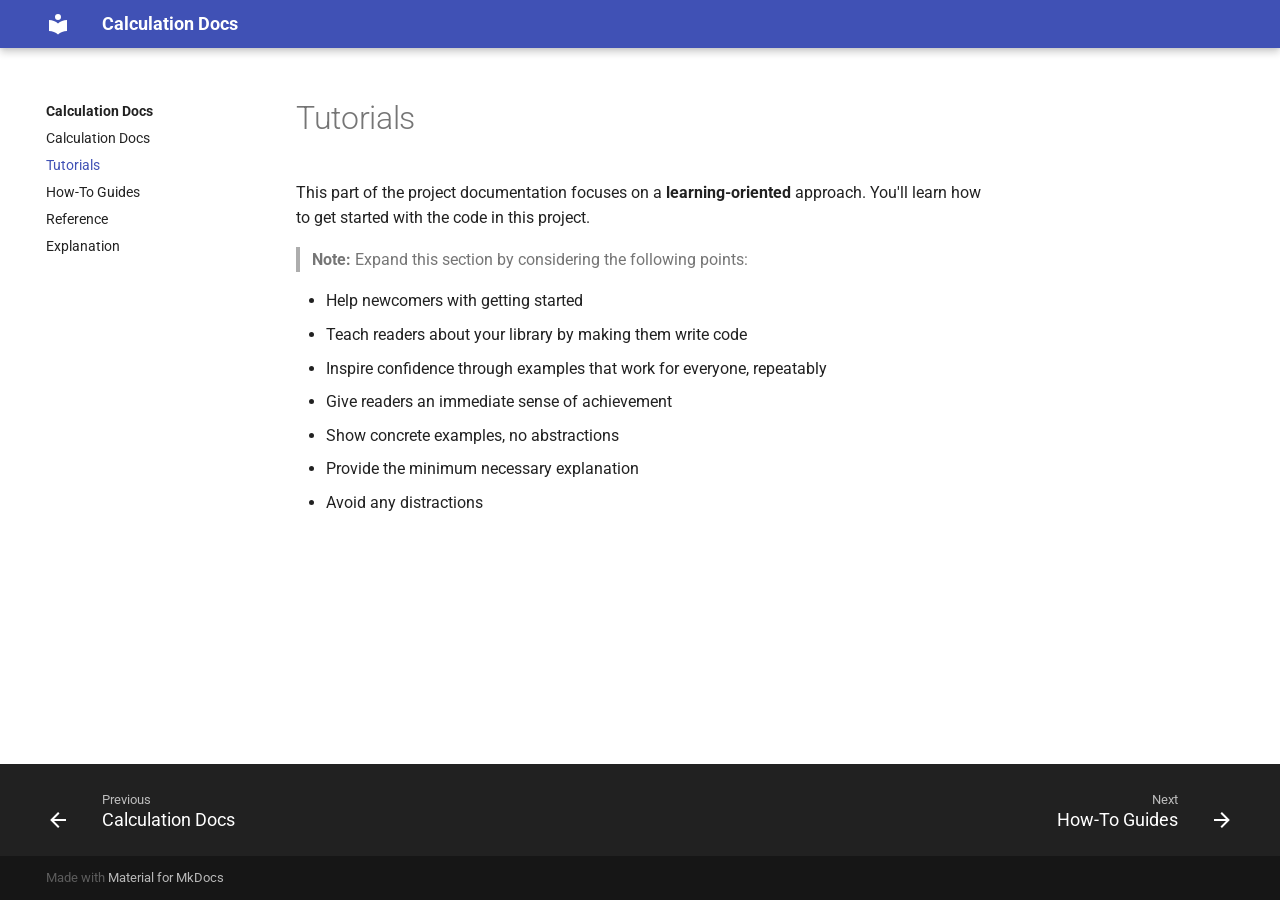
<file: tutorials/index.html>
<!doctype html>
<html lang="en" class="no-js">
  <head>
    
      <meta charset="utf-8">
      <meta name="viewport" content="width=device-width,initial-scale=1">
      
      
      
      <link rel="icon" href="../assets/images/favicon.png">
      <meta name="generator" content="mkdocs-1.3.1, mkdocs-material-8.5.3">
    
    
      
        <title>Tutorials - Calculation Docs</title>
      
    
    
      <link rel="stylesheet" href="../assets/stylesheets/main.7a952b86.min.css">
      
        
        <link rel="stylesheet" href="../assets/stylesheets/palette.cbb835fc.min.css">
        
      
      

    
    
    
      
        
        
        <link rel="preconnect" href="https://fonts.gstatic.com" crossorigin>
        <link rel="stylesheet" href="https://fonts.googleapis.com/css?family=Roboto:300,300i,400,400i,700,700i%7CRoboto+Mono:400,400i,700,700i&display=fallback">
        <style>:root{--md-text-font:"Roboto";--md-code-font:"Roboto Mono"}</style>
      
    
    
      <link rel="stylesheet" href="../assets/_mkdocstrings.css">
    
    <script>__md_scope=new URL("..",location),__md_hash=e=>[...e].reduce((e,_)=>(e<<5)-e+_.charCodeAt(0),0),__md_get=(e,_=localStorage,t=__md_scope)=>JSON.parse(_.getItem(t.pathname+"."+e)),__md_set=(e,_,t=localStorage,a=__md_scope)=>{try{t.setItem(a.pathname+"."+e,JSON.stringify(_))}catch(e){}}</script>
    
      

    
    
    
  </head>
  
  
    
    
    
    
    
    <body dir="ltr" data-md-color-scheme="" data-md-color-primary="none" data-md-color-accent="none">
  
    
    
    <input class="md-toggle" data-md-toggle="drawer" type="checkbox" id="__drawer" autocomplete="off">
    <input class="md-toggle" data-md-toggle="search" type="checkbox" id="__search" autocomplete="off">
    <label class="md-overlay" for="__drawer"></label>
    <div data-md-component="skip">
      
    </div>
    <div data-md-component="announce">
      
    </div>
    
    
      

<header class="md-header" data-md-component="header">
  <nav class="md-header__inner md-grid" aria-label="Header">
    <a href=".." title="Calculation Docs" class="md-header__button md-logo" aria-label="Calculation Docs" data-md-component="logo">
      
  
  <svg xmlns="http://www.w3.org/2000/svg" viewBox="0 0 24 24"><path d="M12 8a3 3 0 0 0 3-3 3 3 0 0 0-3-3 3 3 0 0 0-3 3 3 3 0 0 0 3 3m0 3.54C9.64 9.35 6.5 8 3 8v11c3.5 0 6.64 1.35 9 3.54 2.36-2.19 5.5-3.54 9-3.54V8c-3.5 0-6.64 1.35-9 3.54Z"/></svg>

    </a>
    <label class="md-header__button md-icon" for="__drawer">
      <svg xmlns="http://www.w3.org/2000/svg" viewBox="0 0 24 24"><path d="M3 6h18v2H3V6m0 5h18v2H3v-2m0 5h18v2H3v-2Z"/></svg>
    </label>
    <div class="md-header__title" data-md-component="header-title">
      <div class="md-header__ellipsis">
        <div class="md-header__topic">
          <span class="md-ellipsis">
            Calculation Docs
          </span>
        </div>
        <div class="md-header__topic" data-md-component="header-topic">
          <span class="md-ellipsis">
            
              Tutorials
            
          </span>
        </div>
      </div>
    </div>
    
    
    
    
  </nav>
  
</header>
    
    <div class="md-container" data-md-component="container">
      
      
        
          
        
      
      <main class="md-main" data-md-component="main">
        <div class="md-main__inner md-grid">
          
            
              
              <div class="md-sidebar md-sidebar--primary" data-md-component="sidebar" data-md-type="navigation" >
                <div class="md-sidebar__scrollwrap">
                  <div class="md-sidebar__inner">
                    


<nav class="md-nav md-nav--primary" aria-label="Navigation" data-md-level="0">
  <label class="md-nav__title" for="__drawer">
    <a href=".." title="Calculation Docs" class="md-nav__button md-logo" aria-label="Calculation Docs" data-md-component="logo">
      
  
  <svg xmlns="http://www.w3.org/2000/svg" viewBox="0 0 24 24"><path d="M12 8a3 3 0 0 0 3-3 3 3 0 0 0-3-3 3 3 0 0 0-3 3 3 3 0 0 0 3 3m0 3.54C9.64 9.35 6.5 8 3 8v11c3.5 0 6.64 1.35 9 3.54 2.36-2.19 5.5-3.54 9-3.54V8c-3.5 0-6.64 1.35-9 3.54Z"/></svg>

    </a>
    Calculation Docs
  </label>
  
  <ul class="md-nav__list" data-md-scrollfix>
    
      
      
      

  
  
  
    <li class="md-nav__item">
      <a href=".." class="md-nav__link">
        Calculation Docs
      </a>
    </li>
  

    
      
      
      

  
  
    
  
  
    <li class="md-nav__item md-nav__item--active">
      
      <input class="md-nav__toggle md-toggle" data-md-toggle="toc" type="checkbox" id="__toc">
      
      
      
      <a href="./" class="md-nav__link md-nav__link--active">
        Tutorials
      </a>
      
    </li>
  

    
      
      
      

  
  
  
    <li class="md-nav__item">
      <a href="../how-to-guides/" class="md-nav__link">
        How-To Guides
      </a>
    </li>
  

    
      
      
      

  
  
  
    <li class="md-nav__item">
      <a href="../reference/" class="md-nav__link">
        Reference
      </a>
    </li>
  

    
      
      
      

  
  
  
    <li class="md-nav__item">
      <a href="../explanation/" class="md-nav__link">
        Explanation
      </a>
    </li>
  

    
  </ul>
</nav>
                  </div>
                </div>
              </div>
            
            
              
              <div class="md-sidebar md-sidebar--secondary" data-md-component="sidebar" data-md-type="toc" >
                <div class="md-sidebar__scrollwrap">
                  <div class="md-sidebar__inner">
                    

<nav class="md-nav md-nav--secondary" aria-label="Table of contents">
  
  
  
  
</nav>
                  </div>
                </div>
              </div>
            
          
          
            <div class="md-content" data-md-component="content">
              <article class="md-content__inner md-typeset">
                
                  


  <h1>Tutorials</h1>

<p>This part of the project documentation focuses on a <strong>learning-oriented</strong> approach. You'll learn how to get started with the code in this project.</p>
<blockquote>
<p><strong>Note:</strong> Expand this section by considering the
following points:</p>
</blockquote>
<ul>
<li>Help newcomers with getting started</li>
<li>Teach readers about your library by making them write code</li>
<li>Inspire confidence through examples that work for everyone, repeatably</li>
<li>Give readers an immediate sense of achievement</li>
<li>Show concrete examples, no abstractions</li>
<li>Provide the minimum necessary explanation</li>
<li>Avoid any distractions</li>
</ul>





                
              </article>
            </div>
          
          
        </div>
        
      </main>
      
        <footer class="md-footer">
  
    
    <nav class="md-footer__inner md-grid" aria-label="Footer" >
      
        
        <a href=".." class="md-footer__link md-footer__link--prev" aria-label="Previous: Calculation Docs" rel="prev">
          <div class="md-footer__button md-icon">
            <svg xmlns="http://www.w3.org/2000/svg" viewBox="0 0 24 24"><path d="M20 11v2H8l5.5 5.5-1.42 1.42L4.16 12l7.92-7.92L13.5 5.5 8 11h12Z"/></svg>
          </div>
          <div class="md-footer__title">
            <div class="md-ellipsis">
              <span class="md-footer__direction">
                Previous
              </span>
              Calculation Docs
            </div>
          </div>
        </a>
      
      
        
        <a href="../how-to-guides/" class="md-footer__link md-footer__link--next" aria-label="Next: How-To Guides" rel="next">
          <div class="md-footer__title">
            <div class="md-ellipsis">
              <span class="md-footer__direction">
                Next
              </span>
              How-To Guides
            </div>
          </div>
          <div class="md-footer__button md-icon">
            <svg xmlns="http://www.w3.org/2000/svg" viewBox="0 0 24 24"><path d="M4 11v2h12l-5.5 5.5 1.42 1.42L19.84 12l-7.92-7.92L10.5 5.5 16 11H4Z"/></svg>
          </div>
        </a>
      
    </nav>
  
  <div class="md-footer-meta md-typeset">
    <div class="md-footer-meta__inner md-grid">
      <div class="md-copyright">
  
  
    Made with
    <a href="https://squidfunk.github.io/mkdocs-material/" target="_blank" rel="noopener">
      Material for MkDocs
    </a>
  
</div>
      
    </div>
  </div>
</footer>
      
    </div>
    <div class="md-dialog" data-md-component="dialog">
      <div class="md-dialog__inner md-typeset"></div>
    </div>
    
    <script id="__config" type="application/json">{"base": "..", "features": [], "search": "../assets/javascripts/workers/search.5bf1dace.min.js", "translations": {"clipboard.copied": "Copied to clipboard", "clipboard.copy": "Copy to clipboard", "search.config.lang": "en", "search.config.pipeline": "trimmer, stopWordFilter", "search.config.separator": "[\\s\\-]+", "search.placeholder": "Search", "search.result.more.one": "1 more on this page", "search.result.more.other": "# more on this page", "search.result.none": "No matching documents", "search.result.one": "1 matching document", "search.result.other": "# matching documents", "search.result.placeholder": "Type to start searching", "search.result.term.missing": "Missing", "select.version.title": "Select version"}}</script>
    
    
      <script src="../assets/javascripts/bundle.37e9125f.min.js"></script>
      
    
  </body>
</html>
</file>
<file: styles.css>
.calculator {
    margin: auto;
    border: solid;
    width: 250px;
    background-color: #827E7C;
    padding-bottom: 10px;
}

.display {
    display: flex;
    border: solid;
    margin: 10px;
    height: 50px;
    align-items: center;
    padding-right: 10px;
    background-color: white;
    vertical-align: middle;
    justify-content: end;
    font-size: 30px;
}

button {
    flex: 1;
    height: 30px;
    padding: 0;
    border: solid black .5px;
}

button:hover {
    background-color: grey;
}

button:active {
    background-color: blue;
}

.row {
    display: flex;
    margin-left: 10px;
    margin-right: 10px;
}

#zero {
    flex: 2;
}
</file>
<file: assets/_mkdocstrings.css>
/* Don't capitalize names. */
h5.doc-heading {
  text-transform: none !important;
}

/* Avoid breaking parameters name, etc. in table cells. */
.doc-contents td code {
  word-break: normal !important;
}

/* For pieces of Markdown rendered in table cells. */
.doc-contents td p {
  margin-top: 0 !important;
  margin-bottom: 0 !important;
}

/* Max width for docstring sections tables. */
.doc .md-typeset__table,
.doc .md-typeset__table table {
  display: table !important;
  width: 100%;
}
.doc .md-typeset__table tr {
  display: table-row;
}

/* Avoid line breaks in rendered fields. */
.field-body p {
  display: inline;
}

/* Defaults in Spacy table style. */
.doc-param-default {
  float: right;
}
</file>
<file: assets/stylesheets/main.7a952b86.min.css>
@charset "UTF-8";html{-webkit-text-size-adjust:none;-moz-text-size-adjust:none;-ms-text-size-adjust:none;text-size-adjust:none;box-sizing:border-box}*,:after,:before{box-sizing:inherit}@media (prefers-reduced-motion){*,:after,:before{transition:none!important}}body{margin:0}a,button,input,label{-webkit-tap-highlight-color:transparent}a{color:inherit;text-decoration:none}hr{border:0;box-sizing:initial;display:block;height:.05rem;overflow:visible;padding:0}small{font-size:80%}sub,sup{line-height:1em}img{border-style:none}table{border-collapse:initial;border-spacing:0}td,th{font-weight:400;vertical-align:top}button{background:transparent;border:0;font-family:inherit;font-size:inherit;margin:0;padding:0}input{border:0;outline:none}:root,[data-md-color-scheme=default]{--md-default-fg-color:rgba(0,0,0,.87);--md-default-fg-color--light:rgba(0,0,0,.54);--md-default-fg-color--lighter:rgba(0,0,0,.32);--md-default-fg-color--lightest:rgba(0,0,0,.07);--md-default-bg-color:#fff;--md-default-bg-color--light:hsla(0,0%,100%,.7);--md-default-bg-color--lighter:hsla(0,0%,100%,.3);--md-default-bg-color--lightest:hsla(0,0%,100%,.12);--md-primary-fg-color:#4051b5;--md-primary-fg-color--light:#5d6cc0;--md-primary-fg-color--dark:#303fa1;--md-primary-bg-color:#fff;--md-primary-bg-color--light:hsla(0,0%,100%,.7);--md-accent-fg-color:#526cfe;--md-accent-fg-color--transparent:rgba(82,108,254,.1);--md-accent-bg-color:#fff;--md-accent-bg-color--light:hsla(0,0%,100%,.7);--md-code-fg-color:#36464e;--md-code-bg-color:#f5f5f5;--md-code-hl-color:rgba(255,255,0,.5);--md-code-hl-number-color:#d52a2a;--md-code-hl-special-color:#db1457;--md-code-hl-function-color:#a846b9;--md-code-hl-constant-color:#6e59d9;--md-code-hl-keyword-color:#3f6ec6;--md-code-hl-string-color:#1c7d4d;--md-code-hl-name-color:var(--md-code-fg-color);--md-code-hl-operator-color:var(--md-default-fg-color--light);--md-code-hl-punctuation-color:var(--md-default-fg-color--light);--md-code-hl-comment-color:var(--md-default-fg-color--light);--md-code-hl-generic-color:var(--md-default-fg-color--light);--md-code-hl-variable-color:var(--md-default-fg-color--light);--md-typeset-color:var(--md-default-fg-color);--md-typeset-a-color:var(--md-primary-fg-color);--md-typeset-mark-color:rgba(255,255,0,.5);--md-typeset-del-color:rgba(245,80,61,.15);--md-typeset-ins-color:rgba(11,213,112,.15);--md-typeset-kbd-color:#fafafa;--md-typeset-kbd-accent-color:#fff;--md-typeset-kbd-border-color:#b8b8b8;--md-typeset-table-color:rgba(0,0,0,.12);--md-admonition-fg-color:var(--md-default-fg-color);--md-admonition-bg-color:var(--md-default-bg-color);--md-footer-fg-color:#fff;--md-footer-fg-color--light:hsla(0,0%,100%,.7);--md-footer-fg-color--lighter:hsla(0,0%,100%,.3);--md-footer-bg-color:rgba(0,0,0,.87);--md-footer-bg-color--dark:rgba(0,0,0,.32);--md-shadow-z1:0 0.2rem 0.5rem rgba(0,0,0,.05),0 0 0.05rem rgba(0,0,0,.1);--md-shadow-z2:0 0.2rem 0.5rem rgba(0,0,0,.1),0 0 0.05rem rgba(0,0,0,.25);--md-shadow-z3:0 0.2rem 0.5rem rgba(0,0,0,.2),0 0 0.05rem rgba(0,0,0,.35)}.md-icon svg{fill:currentcolor;display:block;height:1.2rem;width:1.2rem}body{-webkit-font-smoothing:antialiased;-moz-osx-font-smoothing:grayscale;--md-text-font-family:var(--md-text-font,_),-apple-system,BlinkMacSystemFont,Helvetica,Arial,sans-serif;--md-code-font-family:var(--md-code-font,_),SFMono-Regular,Consolas,Menlo,monospace}body,input{font-feature-settings:"kern","liga";font-family:var(--md-text-font-family)}body,code,input,kbd,pre{color:var(--md-typeset-color)}code,kbd,pre{font-feature-settings:"kern";font-family:var(--md-code-font-family)}:root{--md-typeset-table-sort-icon:url('data:image/svg+xml;charset=utf-8,<svg xmlns="http://www.w3.org/2000/svg" viewBox="0 0 24 24"><path d="m18 21-4-4h3V7h-3l4-4 4 4h-3v10h3M2 19v-2h10v2M2 13v-2h7v2M2 7V5h4v2H2Z"/></svg>');--md-typeset-table-sort-icon--asc:url('data:image/svg+xml;charset=utf-8,<svg xmlns="http://www.w3.org/2000/svg" viewBox="0 0 24 24"><path d="M19 17h3l-4 4-4-4h3V3h2M2 17h10v2H2M6 5v2H2V5m0 6h7v2H2v-2Z"/></svg>');--md-typeset-table-sort-icon--desc:url('data:image/svg+xml;charset=utf-8,<svg xmlns="http://www.w3.org/2000/svg" viewBox="0 0 24 24"><path d="M19 7h3l-4-4-4 4h3v14h2M2 17h10v2H2M6 5v2H2V5m0 6h7v2H2v-2Z"/></svg>')}.md-typeset{-webkit-print-color-adjust:exact;color-adjust:exact;font-size:.8rem;line-height:1.6}@media print{.md-typeset{font-size:.68rem}}.md-typeset blockquote,.md-typeset dl,.md-typeset figure,.md-typeset ol,.md-typeset pre,.md-typeset ul{margin-bottom:1em;margin-top:1em}.md-typeset h1{color:var(--md-default-fg-color--light);font-size:2em;line-height:1.3;margin:0 0 1.25em}.md-typeset h1,.md-typeset h2{font-weight:300;letter-spacing:-.01em}.md-typeset h2{font-size:1.5625em;line-height:1.4;margin:1.6em 0 .64em}.md-typeset h3{font-size:1.25em;font-weight:400;letter-spacing:-.01em;line-height:1.5;margin:1.6em 0 .8em}.md-typeset h2+h3{margin-top:.8em}.md-typeset h4{font-weight:700;letter-spacing:-.01em;margin:1em 0}.md-typeset h5,.md-typeset h6{color:var(--md-default-fg-color--light);font-size:.8em;font-weight:700;letter-spacing:-.01em;margin:1.25em 0}.md-typeset h5{text-transform:uppercase}.md-typeset hr{border-bottom:.05rem solid var(--md-default-fg-color--lightest);display:flow-root;margin:1.5em 0}.md-typeset a{color:var(--md-typeset-a-color);word-break:break-word}.md-typeset a,.md-typeset a:before{transition:color 125ms}.md-typeset a:focus,.md-typeset a:hover{color:var(--md-accent-fg-color)}.md-typeset a:focus code,.md-typeset a:hover code{background-color:var(--md-accent-fg-color--transparent)}.md-typeset a code{color:currentcolor;transition:background-color 125ms}.md-typeset a.focus-visible{outline-color:var(--md-accent-fg-color);outline-offset:.2rem}.md-typeset code,.md-typeset kbd,.md-typeset pre{color:var(--md-code-fg-color);direction:ltr;font-variant-ligatures:none}@media print{.md-typeset code,.md-typeset kbd,.md-typeset pre{white-space:pre-wrap}}.md-typeset code{background-color:var(--md-code-bg-color);border-radius:.1rem;-webkit-box-decoration-break:clone;box-decoration-break:clone;font-size:.85em;padding:0 .2941176471em;word-break:break-word}.md-typeset code:not(.focus-visible){-webkit-tap-highlight-color:transparent;outline:none}.md-typeset pre{display:flow-root;line-height:1.4;position:relative}.md-typeset pre>code{-webkit-box-decoration-break:slice;box-decoration-break:slice;box-shadow:none;display:block;margin:0;outline-color:var(--md-accent-fg-color);overflow:auto;padding:.7720588235em 1.1764705882em;scrollbar-color:var(--md-default-fg-color--lighter) transparent;scrollbar-width:thin;touch-action:auto;word-break:normal}.md-typeset pre>code:hover{scrollbar-color:var(--md-accent-fg-color) transparent}.md-typeset pre>code::-webkit-scrollbar{height:.2rem;width:.2rem}.md-typeset pre>code::-webkit-scrollbar-thumb{background-color:var(--md-default-fg-color--lighter)}.md-typeset pre>code::-webkit-scrollbar-thumb:hover{background-color:var(--md-accent-fg-color)}.md-typeset kbd{background-color:var(--md-typeset-kbd-color);border-radius:.1rem;box-shadow:0 .1rem 0 .05rem var(--md-typeset-kbd-border-color),0 .1rem 0 var(--md-typeset-kbd-border-color),0 -.1rem .2rem var(--md-typeset-kbd-accent-color) inset;color:var(--md-default-fg-color);display:inline-block;font-size:.75em;padding:0 .6666666667em;vertical-align:text-top;word-break:break-word}.md-typeset mark{background-color:var(--md-typeset-mark-color);-webkit-box-decoration-break:clone;box-decoration-break:clone;color:inherit;word-break:break-word}.md-typeset abbr{border-bottom:.05rem dotted var(--md-default-fg-color--light);cursor:help;text-decoration:none}@media (hover:none){.md-typeset abbr{position:relative}.md-typeset abbr[title]:-webkit-any(:focus,:hover):after{background-color:var(--md-default-fg-color);border-radius:.1rem;box-shadow:var(--md-shadow-z3);color:var(--md-default-bg-color);content:attr(title);display:inline-block;font-size:.7rem;margin-top:2em;max-width:80%;min-width:-webkit-max-content;min-width:max-content;padding:.2rem .3rem;position:absolute;width:auto}.md-typeset abbr[title]:-moz-any(:focus,:hover):after{background-color:var(--md-default-fg-color);border-radius:.1rem;box-shadow:var(--md-shadow-z3);color:var(--md-default-bg-color);content:attr(title);display:inline-block;font-size:.7rem;margin-top:2em;max-width:80%;min-width:-moz-max-content;min-width:max-content;padding:.2rem .3rem;position:absolute;width:auto}[dir=ltr] .md-typeset abbr[title]:-webkit-any(:focus,:hover):after{left:0}[dir=ltr] .md-typeset abbr[title]:-moz-any(:focus,:hover):after{left:0}[dir=ltr] .md-typeset abbr[title]:is(:focus,:hover):after{left:0}[dir=rtl] .md-typeset abbr[title]:-webkit-any(:focus,:hover):after{right:0}[dir=rtl] .md-typeset abbr[title]:-moz-any(:focus,:hover):after{right:0}[dir=rtl] .md-typeset abbr[title]:is(:focus,:hover):after{right:0}.md-typeset abbr[title]:is(:focus,:hover):after{background-color:var(--md-default-fg-color);border-radius:.1rem;box-shadow:var(--md-shadow-z3);color:var(--md-default-bg-color);content:attr(title);display:inline-block;font-size:.7rem;margin-top:2em;max-width:80%;min-width:-webkit-max-content;min-width:-moz-max-content;min-width:max-content;padding:.2rem .3rem;position:absolute;width:auto}}.md-typeset small{opacity:.75}[dir=ltr] .md-typeset sub,[dir=ltr] .md-typeset sup{margin-left:.078125em}[dir=rtl] .md-typeset sub,[dir=rtl] .md-typeset sup{margin-right:.078125em}[dir=ltr] .md-typeset blockquote{padding-left:.6rem}[dir=rtl] .md-typeset blockquote{padding-right:.6rem}[dir=ltr] .md-typeset blockquote{border-left:.2rem solid var(--md-default-fg-color--lighter)}[dir=rtl] .md-typeset blockquote{border-right:.2rem solid var(--md-default-fg-color--lighter)}.md-typeset blockquote{color:var(--md-default-fg-color--light);margin-left:0;margin-right:0}.md-typeset ul{list-style-type:disc}[dir=ltr] .md-typeset ol,[dir=ltr] .md-typeset ul{margin-left:.625em}[dir=rtl] .md-typeset ol,[dir=rtl] .md-typeset ul{margin-right:.625em}.md-typeset ol,.md-typeset ul{padding:0}.md-typeset ol:not([hidden]),.md-typeset ul:not([hidden]){display:flow-root}.md-typeset ol ol,.md-typeset ul ol{list-style-type:lower-alpha}.md-typeset ol ol ol,.md-typeset ul ol ol{list-style-type:lower-roman}[dir=ltr] .md-typeset ol li,[dir=ltr] .md-typeset ul li{margin-left:1.25em}[dir=rtl] .md-typeset ol li,[dir=rtl] .md-typeset ul li{margin-right:1.25em}.md-typeset ol li,.md-typeset ul li{margin-bottom:.5em}.md-typeset ol li blockquote,.md-typeset ol li p,.md-typeset ul li blockquote,.md-typeset ul li p{margin:.5em 0}.md-typeset ol li:last-child,.md-typeset ul li:last-child{margin-bottom:0}.md-typeset ol li :-webkit-any(ul,ol),.md-typeset ul li :-webkit-any(ul,ol){margin-bottom:.5em;margin-top:.5em}.md-typeset ol li :-moz-any(ul,ol),.md-typeset ul li :-moz-any(ul,ol){margin-bottom:.5em;margin-top:.5em}[dir=ltr] .md-typeset ol li :-webkit-any(ul,ol),[dir=ltr] .md-typeset ul li :-webkit-any(ul,ol){margin-left:.625em}[dir=ltr] .md-typeset ol li :-moz-any(ul,ol),[dir=ltr] .md-typeset ul li :-moz-any(ul,ol){margin-left:.625em}[dir=ltr] .md-typeset ol li :is(ul,ol),[dir=ltr] .md-typeset ul li :is(ul,ol){margin-left:.625em}[dir=rtl] .md-typeset ol li :-webkit-any(ul,ol),[dir=rtl] .md-typeset ul li :-webkit-any(ul,ol){margin-right:.625em}[dir=rtl] .md-typeset ol li :-moz-any(ul,ol),[dir=rtl] .md-typeset ul li :-moz-any(ul,ol){margin-right:.625em}[dir=rtl] .md-typeset ol li :is(ul,ol),[dir=rtl] .md-typeset ul li :is(ul,ol){margin-right:.625em}.md-typeset ol li :is(ul,ol),.md-typeset ul li :is(ul,ol){margin-bottom:.5em;margin-top:.5em}[dir=ltr] .md-typeset dd{margin-left:1.875em}[dir=rtl] .md-typeset dd{margin-right:1.875em}.md-typeset dd{margin-bottom:1.5em;margin-top:1em}.md-typeset img,.md-typeset svg,.md-typeset video{height:auto;max-width:100%}.md-typeset img[align=left]{margin:1em 1em 1em 0}.md-typeset img[align=right]{margin:1em 0 1em 1em}.md-typeset img[align]:only-child{margin-top:0}.md-typeset img[src$="#gh-dark-mode-only"],.md-typeset img[src$="#only-dark"]{display:none}.md-typeset figure{display:flow-root;margin:1em auto;max-width:100%;text-align:center;width:-webkit-fit-content;width:-moz-fit-content;width:fit-content}.md-typeset figure img{display:block}.md-typeset figcaption{font-style:italic;margin:1em auto;max-width:24rem}.md-typeset iframe{max-width:100%}.md-typeset table:not([class]){background-color:var(--md-default-bg-color);border:.05rem solid var(--md-typeset-table-color);border-radius:.1rem;display:inline-block;font-size:.64rem;max-width:100%;overflow:auto;touch-action:auto}@media print{.md-typeset table:not([class]){display:table}}.md-typeset table:not([class])+*{margin-top:1.5em}.md-typeset table:not([class]) :-webkit-any(th,td)>:first-child{margin-top:0}.md-typeset table:not([class]) :-moz-any(th,td)>:first-child{margin-top:0}.md-typeset table:not([class]) :is(th,td)>:first-child{margin-top:0}.md-typeset table:not([class]) :-webkit-any(th,td)>:last-child{margin-bottom:0}.md-typeset table:not([class]) :-moz-any(th,td)>:last-child{margin-bottom:0}.md-typeset table:not([class]) :is(th,td)>:last-child{margin-bottom:0}.md-typeset table:not([class]) :-webkit-any(th,td):not([align]){text-align:left}.md-typeset table:not([class]) :-moz-any(th,td):not([align]){text-align:left}.md-typeset table:not([class]) :is(th,td):not([align]){text-align:left}[dir=rtl] .md-typeset table:not([class]) :-webkit-any(th,td):not([align]){text-align:right}[dir=rtl] .md-typeset table:not([class]) :-moz-any(th,td):not([align]){text-align:right}[dir=rtl] .md-typeset table:not([class]) :is(th,td):not([align]){text-align:right}.md-typeset table:not([class]) th{font-weight:700;min-width:5rem;padding:.9375em 1.25em;vertical-align:top}.md-typeset table:not([class]) td{border-top:.05rem solid var(--md-typeset-table-color);padding:.9375em 1.25em;vertical-align:top}.md-typeset table:not([class]) tbody tr{transition:background-color 125ms}.md-typeset table:not([class]) tbody tr:hover{background-color:rgba(0,0,0,.035);box-shadow:0 .05rem 0 var(--md-default-bg-color) inset}.md-typeset table:not([class]) a{word-break:normal}.md-typeset table th[role=columnheader]{cursor:pointer}[dir=ltr] .md-typeset table th[role=columnheader]:after{margin-left:.5em}[dir=rtl] .md-typeset table th[role=columnheader]:after{margin-right:.5em}.md-typeset table th[role=columnheader]:after{content:"";display:inline-block;height:1.2em;-webkit-mask-image:var(--md-typeset-table-sort-icon);mask-image:var(--md-typeset-table-sort-icon);-webkit-mask-repeat:no-repeat;mask-repeat:no-repeat;-webkit-mask-size:contain;mask-size:contain;transition:background-color 125ms;vertical-align:text-bottom;width:1.2em}.md-typeset table th[role=columnheader]:hover:after{background-color:var(--md-default-fg-color--lighter)}.md-typeset table th[role=columnheader][aria-sort=ascending]:after{background-color:var(--md-default-fg-color--light);-webkit-mask-image:var(--md-typeset-table-sort-icon--asc);mask-image:var(--md-typeset-table-sort-icon--asc)}.md-typeset table th[role=columnheader][aria-sort=descending]:after{background-color:var(--md-default-fg-color--light);-webkit-mask-image:var(--md-typeset-table-sort-icon--desc);mask-image:var(--md-typeset-table-sort-icon--desc)}.md-typeset__scrollwrap{margin:1em -.8rem;overflow-x:auto;touch-action:auto}.md-typeset__table{display:inline-block;margin-bottom:.5em;padding:0 .8rem}@media print{.md-typeset__table{display:block}}html .md-typeset__table table{display:table;margin:0;overflow:hidden;width:100%}@media screen and (max-width:44.9375em){.md-content__inner>pre{margin:1em -.8rem}.md-content__inner>pre code{border-radius:0}}.md-banner{background-color:var(--md-footer-bg-color);color:var(--md-footer-fg-color);overflow:auto}@media print{.md-banner{display:none}}.md-banner--warning{background:var(--md-typeset-mark-color);color:var(--md-default-fg-color)}.md-banner__inner{font-size:.7rem;margin:.6rem auto;padding:0 .8rem}[dir=ltr] .md-banner__button{float:right}[dir=rtl] .md-banner__button{float:left}.md-banner__button{color:inherit;cursor:pointer;transition:opacity .25s}.md-banner__button:hover{opacity:.7}html{font-size:125%;height:100%;overflow-x:hidden}@media screen and (min-width:100em){html{font-size:137.5%}}@media screen and (min-width:125em){html{font-size:150%}}body{background-color:var(--md-default-bg-color);display:flex;flex-direction:column;font-size:.5rem;min-height:100%;position:relative;width:100%}@media print{body{display:block}}@media screen and (max-width:59.9375em){body[data-md-scrolllock]{position:fixed}}.md-grid{margin-left:auto;margin-right:auto;max-width:61rem}.md-container{display:flex;flex-direction:column;flex-grow:1}@media print{.md-container{display:block}}.md-main{flex-grow:1}.md-main__inner{display:flex;height:100%;margin-top:1.5rem}.md-ellipsis{overflow:hidden;text-overflow:ellipsis;white-space:nowrap}.md-toggle{display:none}.md-option{height:0;opacity:0;position:absolute;width:0}.md-option:checked+label:not([hidden]){display:block}.md-option.focus-visible+label{outline-color:var(--md-accent-fg-color);outline-style:auto}.md-skip{background-color:var(--md-default-fg-color);border-radius:.1rem;color:var(--md-default-bg-color);font-size:.64rem;margin:.5rem;opacity:0;outline-color:var(--md-accent-fg-color);padding:.3rem .5rem;position:fixed;transform:translateY(.4rem);z-index:-1}.md-skip:focus{opacity:1;transform:translateY(0);transition:transform .25s cubic-bezier(.4,0,.2,1),opacity 175ms 75ms;z-index:10}@page{margin:25mm}:root{--md-clipboard-icon:url('data:image/svg+xml;charset=utf-8,<svg xmlns="http://www.w3.org/2000/svg" viewBox="0 0 24 24"><path d="M19 21H8V7h11m0-2H8a2 2 0 0 0-2 2v14a2 2 0 0 0 2 2h11a2 2 0 0 0 2-2V7a2 2 0 0 0-2-2m-3-4H4a2 2 0 0 0-2 2v14h2V3h12V1Z"/></svg>')}.md-clipboard{border-radius:.1rem;color:var(--md-default-fg-color--lightest);cursor:pointer;height:1.5em;outline-color:var(--md-accent-fg-color);outline-offset:.1rem;position:absolute;right:.5em;top:.5em;transition:color .25s;width:1.5em;z-index:1}@media print{.md-clipboard{display:none}}.md-clipboard:not(.focus-visible){-webkit-tap-highlight-color:transparent;outline:none}:hover>.md-clipboard{color:var(--md-default-fg-color--light)}.md-clipboard:-webkit-any(:focus,:hover){color:var(--md-accent-fg-color)}.md-clipboard:-moz-any(:focus,:hover){color:var(--md-accent-fg-color)}.md-clipboard:is(:focus,:hover){color:var(--md-accent-fg-color)}.md-clipboard:after{background-color:currentcolor;content:"";display:block;height:1.125em;margin:0 auto;-webkit-mask-image:var(--md-clipboard-icon);mask-image:var(--md-clipboard-icon);-webkit-mask-position:center;mask-position:center;-webkit-mask-repeat:no-repeat;mask-repeat:no-repeat;-webkit-mask-size:contain;mask-size:contain;width:1.125em}.md-clipboard--inline{cursor:pointer}.md-clipboard--inline code{transition:color .25s,background-color .25s}.md-clipboard--inline:-webkit-any(:focus,:hover) code{background-color:var(--md-accent-fg-color--transparent);color:var(--md-accent-fg-color)}.md-clipboard--inline:-moz-any(:focus,:hover) code{background-color:var(--md-accent-fg-color--transparent);color:var(--md-accent-fg-color)}.md-clipboard--inline:is(:focus,:hover) code{background-color:var(--md-accent-fg-color--transparent);color:var(--md-accent-fg-color)}@-webkit-keyframes consent{0%{opacity:0;transform:translateY(100%)}to{opacity:1;transform:translateY(0)}}@keyframes consent{0%{opacity:0;transform:translateY(100%)}to{opacity:1;transform:translateY(0)}}@-webkit-keyframes overlay{0%{opacity:0}to{opacity:1}}@keyframes overlay{0%{opacity:0}to{opacity:1}}.md-consent__overlay{-webkit-animation:overlay .25s both;animation:overlay .25s both;-webkit-backdrop-filter:blur(.1rem);backdrop-filter:blur(.1rem);background-color:rgba(0,0,0,.54);height:100%;opacity:1;position:fixed;top:0;width:100%;z-index:5}.md-consent__inner{-webkit-animation:consent .5s cubic-bezier(.1,.7,.1,1) both;animation:consent .5s cubic-bezier(.1,.7,.1,1) both;background-color:var(--md-default-bg-color);border:0;border-radius:.1rem;bottom:0;box-shadow:0 0 .2rem rgba(0,0,0,.1),0 .2rem .4rem rgba(0,0,0,.2);max-height:100%;overflow:auto;padding:0;position:fixed;width:100%;z-index:5}.md-consent__form{padding:.8rem}.md-consent__settings{display:none;margin:1em 0}input:checked+.md-consent__settings{display:block}.md-consent__controls{margin-bottom:.8rem}.md-typeset .md-consent__controls .md-button{display:inline}@media screen and (max-width:44.9375em){.md-typeset .md-consent__controls .md-button{display:block;margin-top:.4rem;text-align:center;width:100%}}.md-consent label{cursor:pointer}.md-content{flex-grow:1;min-width:0}.md-content__inner{margin:0 .8rem 1.2rem;padding-top:.6rem}@media screen and (min-width:76.25em){[dir=ltr] .md-sidebar--primary:not([hidden])~.md-content>.md-content__inner{margin-left:1.2rem}[dir=ltr] .md-sidebar--secondary:not([hidden])~.md-content>.md-content__inner,[dir=rtl] .md-sidebar--primary:not([hidden])~.md-content>.md-content__inner{margin-right:1.2rem}[dir=rtl] .md-sidebar--secondary:not([hidden])~.md-content>.md-content__inner{margin-left:1.2rem}}.md-content__inner:before{content:"";display:block;height:.4rem}.md-content__inner>:last-child{margin-bottom:0}[dir=ltr] .md-content__button{float:right}[dir=rtl] .md-content__button{float:left}[dir=ltr] .md-content__button{margin-left:.4rem}[dir=rtl] .md-content__button{margin-right:.4rem}.md-content__button{margin:.4rem 0;padding:0}@media print{.md-content__button{display:none}}.md-typeset .md-content__button{color:var(--md-default-fg-color--lighter)}.md-content__button svg{display:inline;vertical-align:top}[dir=rtl] .md-content__button svg{transform:scaleX(-1)}[dir=ltr] .md-dialog{right:.8rem}[dir=rtl] .md-dialog{left:.8rem}.md-dialog{background-color:var(--md-default-fg-color);border-radius:.1rem;bottom:.8rem;box-shadow:var(--md-shadow-z3);min-width:11.1rem;opacity:0;padding:.4rem .6rem;pointer-events:none;position:fixed;transform:translateY(100%);transition:transform 0ms .4s,opacity .4s;z-index:4}@media print{.md-dialog{display:none}}.md-dialog--active{opacity:1;pointer-events:auto;transform:translateY(0);transition:transform .4s cubic-bezier(.075,.85,.175,1),opacity .4s}.md-dialog__inner{color:var(--md-default-bg-color);font-size:.7rem}.md-feedback{margin:2em 0 1em;text-align:center}.md-feedback fieldset{border:none;margin:0;padding:0}.md-feedback__title{font-weight:700;margin:1em auto}.md-feedback__inner{position:relative}.md-feedback__list{align-content:baseline;display:flex;flex-wrap:wrap;justify-content:center;position:relative}.md-feedback__list:hover .md-icon:not(:disabled){color:var(--md-default-fg-color--lighter)}:disabled .md-feedback__list{min-height:1.8rem}.md-feedback__icon{color:var(--md-default-fg-color--light);cursor:pointer;flex-shrink:0;margin:0 .1rem;transition:color 125ms}.md-feedback__icon:not(:disabled).md-icon:hover{color:var(--md-accent-fg-color)}.md-feedback__icon:disabled{color:var(--md-default-fg-color--lightest);pointer-events:none}.md-feedback__note{opacity:0;position:relative;transform:translateY(.4rem);transition:transform .4s cubic-bezier(.1,.7,.1,1),opacity .15s}.md-feedback__note>*{margin:0 auto;max-width:16rem}:disabled .md-feedback__note{opacity:1;transform:translateY(0)}.md-footer{background-color:var(--md-footer-bg-color);color:var(--md-footer-fg-color)}@media print{.md-footer{display:none}}.md-footer__inner{justify-content:space-between;overflow:auto;padding:.2rem}.md-footer__inner:not([hidden]){display:flex}.md-footer__link{display:flex;flex-grow:0.01;outline-color:var(--md-accent-fg-color);overflow:hidden;padding-bottom:.4rem;padding-top:1.4rem;transition:opacity .25s}.md-footer__link:-webkit-any(:focus,:hover){opacity:.7}.md-footer__link:-moz-any(:focus,:hover){opacity:.7}.md-footer__link:is(:focus,:hover){opacity:.7}[dir=rtl] .md-footer__link svg{transform:scaleX(-1)}@media screen and (max-width:44.9375em){.md-footer__link--prev .md-footer__title{display:none}}[dir=ltr] .md-footer__link--next{margin-left:auto}[dir=rtl] .md-footer__link--next{margin-right:auto}.md-footer__link--next{text-align:right}[dir=rtl] .md-footer__link--next{text-align:left}.md-footer__title{flex-grow:1;font-size:.9rem;line-height:2.4rem;max-width:calc(100% - 2.4rem);padding:0 1rem;position:relative;white-space:nowrap}.md-footer__button{margin:.2rem;padding:.4rem}.md-footer__direction{font-size:.64rem;left:0;margin-top:-1rem;opacity:.7;padding:0 1rem;position:absolute;right:0}.md-footer-meta{background-color:var(--md-footer-bg-color--dark)}.md-footer-meta__inner{display:flex;flex-wrap:wrap;justify-content:space-between;padding:.2rem}html .md-footer-meta.md-typeset a{color:var(--md-footer-fg-color--light)}html .md-footer-meta.md-typeset a:-webkit-any(:focus,:hover){color:var(--md-footer-fg-color)}html .md-footer-meta.md-typeset a:-moz-any(:focus,:hover){color:var(--md-footer-fg-color)}html .md-footer-meta.md-typeset a:is(:focus,:hover){color:var(--md-footer-fg-color)}.md-copyright{color:var(--md-footer-fg-color--lighter);font-size:.64rem;margin:auto .6rem;padding:.4rem 0;width:100%}@media screen and (min-width:45em){.md-copyright{width:auto}}.md-copyright__highlight{color:var(--md-footer-fg-color--light)}.md-social{margin:0 .4rem;padding:.2rem 0 .6rem}@media screen and (min-width:45em){.md-social{padding:.6rem 0}}.md-social__link{display:inline-block;height:1.6rem;text-align:center;width:1.6rem}.md-social__link:before{line-height:1.9}.md-social__link svg{fill:currentcolor;max-height:.8rem;vertical-align:-25%}.md-typeset .md-button{border:.1rem solid;border-radius:.1rem;color:var(--md-primary-fg-color);cursor:pointer;display:inline-block;font-weight:700;padding:.625em 2em;transition:color 125ms,background-color 125ms,border-color 125ms}.md-typeset .md-button--primary{background-color:var(--md-primary-fg-color);border-color:var(--md-primary-fg-color);color:var(--md-primary-bg-color)}.md-typeset .md-button:-webkit-any(:focus,:hover){background-color:var(--md-accent-fg-color);border-color:var(--md-accent-fg-color);color:var(--md-accent-bg-color)}.md-typeset .md-button:-moz-any(:focus,:hover){background-color:var(--md-accent-fg-color);border-color:var(--md-accent-fg-color);color:var(--md-accent-bg-color)}.md-typeset .md-button:is(:focus,:hover){background-color:var(--md-accent-fg-color);border-color:var(--md-accent-fg-color);color:var(--md-accent-bg-color)}[dir=ltr] .md-typeset .md-input{border-top-left-radius:.1rem}[dir=ltr] .md-typeset .md-input,[dir=rtl] .md-typeset .md-input{border-top-right-radius:.1rem}[dir=rtl] .md-typeset .md-input{border-top-left-radius:.1rem}.md-typeset .md-input{border-bottom:.1rem solid var(--md-default-fg-color--lighter);box-shadow:var(--md-shadow-z1);font-size:.8rem;height:1.8rem;padding:0 .6rem;transition:border .25s,box-shadow .25s}.md-typeset .md-input:-webkit-any(:focus,:hover){border-bottom-color:var(--md-accent-fg-color);box-shadow:var(--md-shadow-z2)}.md-typeset .md-input:-moz-any(:focus,:hover){border-bottom-color:var(--md-accent-fg-color);box-shadow:var(--md-shadow-z2)}.md-typeset .md-input:is(:focus,:hover){border-bottom-color:var(--md-accent-fg-color);box-shadow:var(--md-shadow-z2)}.md-typeset .md-input--stretch{width:100%}.md-header{background-color:var(--md-primary-fg-color);box-shadow:0 0 .2rem transparent,0 .2rem .4rem transparent;color:var(--md-primary-bg-color);display:block;left:0;position:-webkit-sticky;position:sticky;right:0;top:0;z-index:4}@media print{.md-header{display:none}}.md-header[hidden]{transform:translateY(-100%);transition:transform .25s cubic-bezier(.8,0,.6,1),box-shadow .25s}.md-header--shadow{box-shadow:0 0 .2rem rgba(0,0,0,.1),0 .2rem .4rem rgba(0,0,0,.2);transition:transform .25s cubic-bezier(.1,.7,.1,1),box-shadow .25s}.md-header__inner{align-items:center;display:flex;padding:0 .2rem}.md-header__button{color:currentcolor;cursor:pointer;margin:.2rem;outline-color:var(--md-accent-fg-color);padding:.4rem;position:relative;transition:opacity .25s;vertical-align:middle;z-index:1}.md-header__button:hover{opacity:.7}.md-header__button:not([hidden]){display:inline-block}.md-header__button:not(.focus-visible){-webkit-tap-highlight-color:transparent;outline:none}.md-header__button.md-logo{margin:.2rem;padding:.4rem}@media screen and (max-width:76.1875em){.md-header__button.md-logo{display:none}}.md-header__button.md-logo :-webkit-any(img,svg){fill:currentcolor;display:block;height:1.2rem;width:auto}.md-header__button.md-logo :-moz-any(img,svg){fill:currentcolor;display:block;height:1.2rem;width:auto}.md-header__button.md-logo :is(img,svg){fill:currentcolor;display:block;height:1.2rem;width:auto}@media screen and (min-width:60em){.md-header__button[for=__search]{display:none}}.no-js .md-header__button[for=__search]{display:none}[dir=rtl] .md-header__button[for=__search] svg{transform:scaleX(-1)}@media screen and (min-width:76.25em){.md-header__button[for=__drawer]{display:none}}.md-header__topic{display:flex;max-width:100%;position:absolute;transition:transform .4s cubic-bezier(.1,.7,.1,1),opacity .15s;white-space:nowrap}.md-header__topic+.md-header__topic{opacity:0;pointer-events:none;transform:translateX(1.25rem);transition:transform .4s cubic-bezier(1,.7,.1,.1),opacity .15s;z-index:-1}[dir=rtl] .md-header__topic+.md-header__topic{transform:translateX(-1.25rem)}.md-header__topic:first-child{font-weight:700}[dir=ltr] .md-header__title{margin-right:.4rem}[dir=rtl] .md-header__title{margin-left:.4rem}[dir=ltr] .md-header__title{margin-left:1rem}[dir=rtl] .md-header__title{margin-right:1rem}.md-header__title{flex-grow:1;font-size:.9rem;height:2.4rem;line-height:2.4rem}.md-header__title--active .md-header__topic{opacity:0;pointer-events:none;transform:translateX(-1.25rem);transition:transform .4s cubic-bezier(1,.7,.1,.1),opacity .15s;z-index:-1}[dir=rtl] .md-header__title--active .md-header__topic{transform:translateX(1.25rem)}.md-header__title--active .md-header__topic+.md-header__topic{opacity:1;pointer-events:auto;transform:translateX(0);transition:transform .4s cubic-bezier(.1,.7,.1,1),opacity .15s;z-index:0}.md-header__title>.md-header__ellipsis{height:100%;position:relative;width:100%}.md-header__option{display:flex;flex-shrink:0;max-width:100%;transition:max-width 0ms .25s,opacity .25s .25s;white-space:nowrap}[data-md-toggle=search]:checked~.md-header .md-header__option{max-width:0;opacity:0;transition:max-width 0ms,opacity 0ms}.md-header__source{display:none}@media screen and (min-width:60em){[dir=ltr] .md-header__source{margin-left:1rem}[dir=rtl] .md-header__source{margin-right:1rem}.md-header__source{display:block;max-width:11.7rem;width:11.7rem}}@media screen and (min-width:76.25em){[dir=ltr] .md-header__source{margin-left:1.4rem}[dir=rtl] .md-header__source{margin-right:1.4rem}}:root{--md-nav-icon--prev:url('data:image/svg+xml;charset=utf-8,<svg xmlns="http://www.w3.org/2000/svg" viewBox="0 0 24 24"><path d="M20 11v2H8l5.5 5.5-1.42 1.42L4.16 12l7.92-7.92L13.5 5.5 8 11h12Z"/></svg>');--md-nav-icon--next:url('data:image/svg+xml;charset=utf-8,<svg xmlns="http://www.w3.org/2000/svg" viewBox="0 0 24 24"><path d="M8.59 16.58 13.17 12 8.59 7.41 10 6l6 6-6 6-1.41-1.42Z"/></svg>');--md-toc-icon:url('data:image/svg+xml;charset=utf-8,<svg xmlns="http://www.w3.org/2000/svg" viewBox="0 0 24 24"><path d="M3 9h14V7H3v2m0 4h14v-2H3v2m0 4h14v-2H3v2m16 0h2v-2h-2v2m0-10v2h2V7h-2m0 6h2v-2h-2v2Z"/></svg>')}.md-nav{font-size:.7rem;line-height:1.3}.md-nav__title{display:block;font-weight:700;overflow:hidden;padding:0 .6rem;text-overflow:ellipsis}.md-nav__title .md-nav__button{display:none}.md-nav__title .md-nav__button img{height:100%;width:auto}.md-nav__title .md-nav__button.md-logo :-webkit-any(img,svg){fill:currentcolor;display:block;height:2.4rem;max-width:100%;object-fit:contain;width:auto}.md-nav__title .md-nav__button.md-logo :-moz-any(img,svg){fill:currentcolor;display:block;height:2.4rem;max-width:100%;object-fit:contain;width:auto}.md-nav__title .md-nav__button.md-logo :is(img,svg){fill:currentcolor;display:block;height:2.4rem;max-width:100%;object-fit:contain;width:auto}.md-nav__list{list-style:none;margin:0;padding:0}.md-nav__item{padding:0 .6rem}[dir=ltr] .md-nav__item .md-nav__item{padding-right:0}[dir=rtl] .md-nav__item .md-nav__item{padding-left:0}.md-nav__link{align-items:center;cursor:pointer;display:flex;justify-content:space-between;margin-top:.625em;overflow:hidden;scroll-snap-align:start;text-overflow:ellipsis;transition:color 125ms}.md-nav__link--passed{color:var(--md-default-fg-color--light)}.md-nav__item .md-nav__link--active{color:var(--md-typeset-a-color)}.md-nav__item .md-nav__link--index [href]{width:100%}.md-nav__link:-webkit-any(:focus,:hover){color:var(--md-accent-fg-color)}.md-nav__link:-moz-any(:focus,:hover){color:var(--md-accent-fg-color)}.md-nav__link:is(:focus,:hover){color:var(--md-accent-fg-color)}.md-nav__link.focus-visible{outline-color:var(--md-accent-fg-color);outline-offset:.2rem}.md-nav--primary .md-nav__link[for=__toc]{display:none}.md-nav--primary .md-nav__link[for=__toc] .md-icon:after{background-color:currentcolor;display:block;height:100%;-webkit-mask-image:var(--md-toc-icon);mask-image:var(--md-toc-icon);width:100%}.md-nav--primary .md-nav__link[for=__toc]~.md-nav{display:none}.md-nav__link>*{cursor:pointer;display:flex}.md-nav__icon{flex-shrink:0}.md-nav__source{display:none}@media screen and (max-width:76.1875em){.md-nav--primary,.md-nav--primary .md-nav{background-color:var(--md-default-bg-color);display:flex;flex-direction:column;height:100%;left:0;position:absolute;right:0;top:0;z-index:1}.md-nav--primary :-webkit-any(.md-nav__title,.md-nav__item){font-size:.8rem;line-height:1.5}.md-nav--primary :-moz-any(.md-nav__title,.md-nav__item){font-size:.8rem;line-height:1.5}.md-nav--primary :is(.md-nav__title,.md-nav__item){font-size:.8rem;line-height:1.5}.md-nav--primary .md-nav__title{background-color:var(--md-default-fg-color--lightest);color:var(--md-default-fg-color--light);cursor:pointer;height:5.6rem;line-height:2.4rem;padding:3rem .8rem .2rem;position:relative;white-space:nowrap}[dir=ltr] .md-nav--primary .md-nav__title .md-nav__icon{left:.4rem}[dir=rtl] .md-nav--primary .md-nav__title .md-nav__icon{right:.4rem}.md-nav--primary .md-nav__title .md-nav__icon{display:block;height:1.2rem;margin:.2rem;position:absolute;top:.4rem;width:1.2rem}.md-nav--primary .md-nav__title .md-nav__icon:after{background-color:currentcolor;content:"";display:block;height:100%;-webkit-mask-image:var(--md-nav-icon--prev);mask-image:var(--md-nav-icon--prev);-webkit-mask-position:center;mask-position:center;-webkit-mask-repeat:no-repeat;mask-repeat:no-repeat;-webkit-mask-size:contain;mask-size:contain;width:100%}.md-nav--primary .md-nav__title~.md-nav__list{background-color:var(--md-default-bg-color);box-shadow:0 .05rem 0 var(--md-default-fg-color--lightest) inset;overflow-y:auto;-ms-scroll-snap-type:y mandatory;scroll-snap-type:y mandatory;touch-action:pan-y}.md-nav--primary .md-nav__title~.md-nav__list>:first-child{border-top:0}.md-nav--primary .md-nav__title[for=__drawer]{background-color:var(--md-primary-fg-color);color:var(--md-primary-bg-color);font-weight:700}.md-nav--primary .md-nav__title .md-logo{display:block;left:.2rem;margin:.2rem;padding:.4rem;position:absolute;right:.2rem;top:.2rem}.md-nav--primary .md-nav__list{flex:1}.md-nav--primary .md-nav__item{border-top:.05rem solid var(--md-default-fg-color--lightest);padding:0}.md-nav--primary .md-nav__item--active>.md-nav__link{color:var(--md-typeset-a-color)}.md-nav--primary .md-nav__item--active>.md-nav__link:-webkit-any(:focus,:hover){color:var(--md-accent-fg-color)}.md-nav--primary .md-nav__item--active>.md-nav__link:-moz-any(:focus,:hover){color:var(--md-accent-fg-color)}.md-nav--primary .md-nav__item--active>.md-nav__link:is(:focus,:hover){color:var(--md-accent-fg-color)}.md-nav--primary .md-nav__link{margin-top:0;padding:.6rem .8rem}[dir=ltr] .md-nav--primary .md-nav__link .md-nav__icon{margin-right:-.2rem}[dir=rtl] .md-nav--primary .md-nav__link .md-nav__icon{margin-left:-.2rem}.md-nav--primary .md-nav__link .md-nav__icon{font-size:1.2rem;height:1.2rem;width:1.2rem}.md-nav--primary .md-nav__link .md-nav__icon:after{background-color:currentcolor;content:"";display:block;height:100%;-webkit-mask-image:var(--md-nav-icon--next);mask-image:var(--md-nav-icon--next);-webkit-mask-position:center;mask-position:center;-webkit-mask-repeat:no-repeat;mask-repeat:no-repeat;-webkit-mask-size:contain;mask-size:contain;width:100%}[dir=rtl] .md-nav--primary .md-nav__icon:after{transform:scale(-1)}.md-nav--primary .md-nav--secondary .md-nav{background-color:initial;position:static}[dir=ltr] .md-nav--primary .md-nav--secondary .md-nav .md-nav__link{padding-left:1.4rem}[dir=rtl] .md-nav--primary .md-nav--secondary .md-nav .md-nav__link{padding-right:1.4rem}[dir=ltr] .md-nav--primary .md-nav--secondary .md-nav .md-nav .md-nav__link{padding-left:2rem}[dir=rtl] .md-nav--primary .md-nav--secondary .md-nav .md-nav .md-nav__link{padding-right:2rem}[dir=ltr] .md-nav--primary .md-nav--secondary .md-nav .md-nav .md-nav .md-nav__link{padding-left:2.6rem}[dir=rtl] .md-nav--primary .md-nav--secondary .md-nav .md-nav .md-nav .md-nav__link{padding-right:2.6rem}[dir=ltr] .md-nav--primary .md-nav--secondary .md-nav .md-nav .md-nav .md-nav .md-nav__link{padding-left:3.2rem}[dir=rtl] .md-nav--primary .md-nav--secondary .md-nav .md-nav .md-nav .md-nav .md-nav__link{padding-right:3.2rem}.md-nav--secondary{background-color:initial}.md-nav__toggle~.md-nav{display:flex;opacity:0;transform:translateX(100%);transition:transform .25s cubic-bezier(.8,0,.6,1),opacity 125ms 50ms}[dir=rtl] .md-nav__toggle~.md-nav{transform:translateX(-100%)}.md-nav__toggle:checked~.md-nav{opacity:1;transform:translateX(0);transition:transform .25s cubic-bezier(.4,0,.2,1),opacity 125ms 125ms}.md-nav__toggle:checked~.md-nav>.md-nav__list{-webkit-backface-visibility:hidden;backface-visibility:hidden}}@media screen and (max-width:59.9375em){.md-nav--primary .md-nav__link[for=__toc]{display:flex}.md-nav--primary .md-nav__link[for=__toc] .md-icon:after{content:""}.md-nav--primary .md-nav__link[for=__toc]+.md-nav__link{display:none}.md-nav--primary .md-nav__link[for=__toc]~.md-nav{display:flex}.md-nav__source{background-color:var(--md-primary-fg-color--dark);color:var(--md-primary-bg-color);display:block;padding:0 .2rem}}@media screen and (min-width:60em) and (max-width:76.1875em){.md-nav--integrated .md-nav__link[for=__toc]{display:flex}.md-nav--integrated .md-nav__link[for=__toc] .md-icon:after{content:""}.md-nav--integrated .md-nav__link[for=__toc]+.md-nav__link{display:none}.md-nav--integrated .md-nav__link[for=__toc]~.md-nav{display:flex}}@media screen and (min-width:60em){.md-nav--secondary .md-nav__title{background:var(--md-default-bg-color);box-shadow:0 0 .4rem .4rem var(--md-default-bg-color);position:-webkit-sticky;position:sticky;top:0;z-index:1}.md-nav--secondary .md-nav__title[for=__toc]{scroll-snap-align:start}.md-nav--secondary .md-nav__title .md-nav__icon{display:none}}@media screen and (min-width:76.25em){.md-nav{transition:max-height .25s cubic-bezier(.86,0,.07,1)}.md-nav--primary .md-nav__title{background:var(--md-default-bg-color);box-shadow:0 0 .4rem .4rem var(--md-default-bg-color);position:-webkit-sticky;position:sticky;top:0;z-index:1}.md-nav--primary .md-nav__title[for=__drawer]{scroll-snap-align:start}.md-nav--primary .md-nav__title .md-nav__icon,.md-nav__toggle~.md-nav{display:none}.md-nav__toggle:-webkit-any(:checked,:indeterminate)~.md-nav{display:block}.md-nav__toggle:-moz-any(:checked,:indeterminate)~.md-nav{display:block}.md-nav__toggle:is(:checked,:indeterminate)~.md-nav{display:block}.md-nav__item--nested>.md-nav>.md-nav__title{display:none}.md-nav__item--section{display:block;margin:1.25em 0}.md-nav__item--section:last-child{margin-bottom:0}.md-nav__item--section>.md-nav__link{font-weight:700;pointer-events:none}.md-nav__item--section>.md-nav__link--index [href]{pointer-events:auto}.md-nav__item--section>.md-nav__link .md-nav__icon{display:none}.md-nav__item--section>.md-nav{display:block}.md-nav__item--section>.md-nav>.md-nav__list>.md-nav__item{padding:0}.md-nav__icon{border-radius:100%;height:.9rem;transition:background-color .25s,transform .25s;width:.9rem}[dir=rtl] .md-nav__icon{transform:rotate(180deg)}.md-nav__icon:hover{background-color:var(--md-accent-fg-color--transparent)}.md-nav__icon:after{background-color:currentcolor;content:"";display:inline-block;height:100%;-webkit-mask-image:var(--md-nav-icon--next);mask-image:var(--md-nav-icon--next);-webkit-mask-position:center;mask-position:center;-webkit-mask-repeat:no-repeat;mask-repeat:no-repeat;-webkit-mask-size:contain;mask-size:contain;vertical-align:-.1rem;width:100%}.md-nav__item--nested .md-nav__toggle:checked~.md-nav__link .md-nav__icon,.md-nav__item--nested .md-nav__toggle:indeterminate~.md-nav__link .md-nav__icon{transform:rotate(90deg)}.md-nav--lifted>.md-nav__list>.md-nav__item,.md-nav--lifted>.md-nav__list>.md-nav__item--nested,.md-nav--lifted>.md-nav__title{display:none}.md-nav--lifted>.md-nav__list>.md-nav__item--active{display:block;padding:0}.md-nav--lifted>.md-nav__list>.md-nav__item--active>.md-nav__link{background:var(--md-default-bg-color);box-shadow:0 0 .4rem .4rem var(--md-default-bg-color);font-weight:700;margin-top:0;padding:0 .6rem;position:-webkit-sticky;position:sticky;top:0;z-index:1}.md-nav--lifted>.md-nav__list>.md-nav__item--active>.md-nav__link:not(.md-nav__link--index){pointer-events:none}.md-nav--lifted>.md-nav__list>.md-nav__item--active>.md-nav__link .md-nav__icon{display:none}.md-nav--lifted .md-nav[data-md-level="1"]{display:block}[dir=ltr] .md-nav--lifted .md-nav[data-md-level="1"]>.md-nav__list>.md-nav__item{padding-right:.6rem}[dir=rtl] .md-nav--lifted .md-nav[data-md-level="1"]>.md-nav__list>.md-nav__item{padding-left:.6rem}.md-nav--integrated>.md-nav__list>.md-nav__item--active:not(.md-nav__item--nested){padding:0 .6rem}.md-nav--integrated>.md-nav__list>.md-nav__item--active:not(.md-nav__item--nested)>.md-nav__link{padding:0}[dir=ltr] .md-nav--integrated>.md-nav__list>.md-nav__item--active .md-nav--secondary{border-left:.05rem solid var(--md-primary-fg-color)}[dir=rtl] .md-nav--integrated>.md-nav__list>.md-nav__item--active .md-nav--secondary{border-right:.05rem solid var(--md-primary-fg-color)}.md-nav--integrated>.md-nav__list>.md-nav__item--active .md-nav--secondary{display:block;margin-bottom:1.25em}.md-nav--integrated>.md-nav__list>.md-nav__item--active .md-nav--secondary>.md-nav__title{display:none}}:root{--md-search-result-icon:url('data:image/svg+xml;charset=utf-8,<svg xmlns="http://www.w3.org/2000/svg" viewBox="0 0 24 24"><path d="M14 2H6a2 2 0 0 0-2 2v16a2 2 0 0 0 2 2h7c-.41-.25-.8-.56-1.14-.9-.33-.33-.61-.7-.86-1.1H6V4h7v5h5v1.18c.71.16 1.39.43 2 .82V8l-6-6m6.31 16.9c1.33-2.11.69-4.9-1.4-6.22-2.11-1.33-4.91-.68-6.22 1.4-1.34 2.11-.69 4.89 1.4 6.22 1.46.93 3.32.93 4.79.02L22 23.39 23.39 22l-3.08-3.1m-3.81.1a2.5 2.5 0 0 1-2.5-2.5 2.5 2.5 0 0 1 2.5-2.5 2.5 2.5 0 0 1 2.5 2.5 2.5 2.5 0 0 1-2.5 2.5Z"/></svg>')}.md-search{position:relative}@media screen and (min-width:60em){.md-search{padding:.2rem 0}}.no-js .md-search{display:none}.md-search__overlay{opacity:0;z-index:1}@media screen and (max-width:59.9375em){[dir=ltr] .md-search__overlay{left:-2.2rem}[dir=rtl] .md-search__overlay{right:-2.2rem}.md-search__overlay{background-color:var(--md-default-bg-color);border-radius:1rem;height:2rem;overflow:hidden;pointer-events:none;position:absolute;top:-1rem;transform-origin:center;transition:transform .3s .1s,opacity .2s .2s;width:2rem}[data-md-toggle=search]:checked~.md-header .md-search__overlay{opacity:1;transition:transform .4s,opacity .1s}}@media screen and (min-width:60em){[dir=ltr] .md-search__overlay{left:0}[dir=rtl] .md-search__overlay{right:0}.md-search__overlay{background-color:rgba(0,0,0,.54);cursor:pointer;height:0;position:fixed;top:0;transition:width 0ms .25s,height 0ms .25s,opacity .25s;width:0}[data-md-toggle=search]:checked~.md-header .md-search__overlay{height:200vh;opacity:1;transition:width 0ms,height 0ms,opacity .25s;width:100%}}@media screen and (max-width:29.9375em){[data-md-toggle=search]:checked~.md-header .md-search__overlay{transform:scale(45)}}@media screen and (min-width:30em) and (max-width:44.9375em){[data-md-toggle=search]:checked~.md-header .md-search__overlay{transform:scale(60)}}@media screen and (min-width:45em) and (max-width:59.9375em){[data-md-toggle=search]:checked~.md-header .md-search__overlay{transform:scale(75)}}.md-search__inner{-webkit-backface-visibility:hidden;backface-visibility:hidden}@media screen and (max-width:59.9375em){[dir=ltr] .md-search__inner{left:0}[dir=rtl] .md-search__inner{right:0}.md-search__inner{height:0;opacity:0;overflow:hidden;position:fixed;top:0;transform:translateX(5%);transition:width 0ms .3s,height 0ms .3s,transform .15s cubic-bezier(.4,0,.2,1) .15s,opacity .15s .15s;width:0;z-index:2}[dir=rtl] .md-search__inner{transform:translateX(-5%)}[data-md-toggle=search]:checked~.md-header .md-search__inner{height:100%;opacity:1;transform:translateX(0);transition:width 0ms 0ms,height 0ms 0ms,transform .15s cubic-bezier(.1,.7,.1,1) .15s,opacity .15s .15s;width:100%}}@media screen and (min-width:60em){[dir=ltr] .md-search__inner{float:right}[dir=rtl] .md-search__inner{float:left}.md-search__inner{padding:.1rem 0;position:relative;transition:width .25s cubic-bezier(.1,.7,.1,1);width:11.7rem}}@media screen and (min-width:60em) and (max-width:76.1875em){[data-md-toggle=search]:checked~.md-header .md-search__inner{width:23.4rem}}@media screen and (min-width:76.25em){[data-md-toggle=search]:checked~.md-header .md-search__inner{width:34.4rem}}.md-search__form{background-color:var(--md-default-bg-color);box-shadow:0 0 .6rem transparent;height:2.4rem;position:relative;transition:color .25s,background-color .25s;z-index:2}@media screen and (min-width:60em){.md-search__form{background-color:rgba(0,0,0,.26);border-radius:.1rem;height:1.8rem}.md-search__form:hover{background-color:hsla(0,0%,100%,.12)}}[data-md-toggle=search]:checked~.md-header .md-search__form{background-color:var(--md-default-bg-color);border-radius:.1rem .1rem 0 0;box-shadow:0 0 .6rem rgba(0,0,0,.07);color:var(--md-default-fg-color)}[dir=ltr] .md-search__input{padding-left:3.6rem;padding-right:2.2rem}[dir=rtl] .md-search__input{padding-left:2.2rem;padding-right:3.6rem}.md-search__input{background:transparent;font-size:.9rem;height:100%;position:relative;text-overflow:ellipsis;width:100%;z-index:2}.md-search__input::-ms-input-placeholder{-ms-transition:color .25s;transition:color .25s}.md-search__input::placeholder{transition:color .25s}.md-search__input::-ms-input-placeholder{color:var(--md-default-fg-color--light)}.md-search__input::placeholder,.md-search__input~.md-search__icon{color:var(--md-default-fg-color--light)}.md-search__input::-ms-clear{display:none}@media screen and (max-width:59.9375em){.md-search__input{font-size:.9rem;height:2.4rem;width:100%}}@media screen and (min-width:60em){[dir=ltr] .md-search__input{padding-left:2.2rem}[dir=rtl] .md-search__input{padding-right:2.2rem}.md-search__input{color:inherit;font-size:.8rem}.md-search__input::-ms-input-placeholder{color:var(--md-primary-bg-color--light)}.md-search__input::placeholder{color:var(--md-primary-bg-color--light)}.md-search__input+.md-search__icon{color:var(--md-primary-bg-color)}[data-md-toggle=search]:checked~.md-header .md-search__input{text-overflow:clip}[data-md-toggle=search]:checked~.md-header .md-search__input::-ms-input-placeholder{color:var(--md-default-fg-color--light)}[data-md-toggle=search]:checked~.md-header .md-search__input+.md-search__icon,[data-md-toggle=search]:checked~.md-header .md-search__input::placeholder{color:var(--md-default-fg-color--light)}}.md-search__icon{cursor:pointer;display:inline-block;height:1.2rem;transition:color .25s,opacity .25s;width:1.2rem}.md-search__icon:hover{opacity:.7}[dir=ltr] .md-search__icon[for=__search]{left:.5rem}[dir=rtl] .md-search__icon[for=__search]{right:.5rem}.md-search__icon[for=__search]{position:absolute;top:.3rem;z-index:2}[dir=rtl] .md-search__icon[for=__search] svg{transform:scaleX(-1)}@media screen and (max-width:59.9375em){[dir=ltr] .md-search__icon[for=__search]{left:.8rem}[dir=rtl] .md-search__icon[for=__search]{right:.8rem}.md-search__icon[for=__search]{top:.6rem}.md-search__icon[for=__search] svg:first-child{display:none}}@media screen and (min-width:60em){.md-search__icon[for=__search]{pointer-events:none}.md-search__icon[for=__search] svg:last-child{display:none}}[dir=ltr] .md-search__options{right:.5rem}[dir=rtl] .md-search__options{left:.5rem}.md-search__options{pointer-events:none;position:absolute;top:.3rem;z-index:2}@media screen and (max-width:59.9375em){[dir=ltr] .md-search__options{right:.8rem}[dir=rtl] .md-search__options{left:.8rem}.md-search__options{top:.6rem}}[dir=ltr] .md-search__options>*{margin-left:.2rem}[dir=rtl] .md-search__options>*{margin-right:.2rem}.md-search__options>*{color:var(--md-default-fg-color--light);opacity:0;transform:scale(.75);transition:transform .15s cubic-bezier(.1,.7,.1,1),opacity .15s}.md-search__options>:not(.focus-visible){-webkit-tap-highlight-color:transparent;outline:none}[data-md-toggle=search]:checked~.md-header .md-search__input:valid~.md-search__options>*{opacity:1;pointer-events:auto;transform:scale(1)}[data-md-toggle=search]:checked~.md-header .md-search__input:valid~.md-search__options>:hover{opacity:.7}[dir=ltr] .md-search__suggest{padding-left:3.6rem;padding-right:2.2rem}[dir=rtl] .md-search__suggest{padding-left:2.2rem;padding-right:3.6rem}.md-search__suggest{align-items:center;color:var(--md-default-fg-color--lighter);display:flex;font-size:.9rem;height:100%;opacity:0;position:absolute;top:0;transition:opacity 50ms;white-space:nowrap;width:100%}@media screen and (min-width:60em){[dir=ltr] .md-search__suggest{padding-left:2.2rem}[dir=rtl] .md-search__suggest{padding-right:2.2rem}.md-search__suggest{font-size:.8rem}}[data-md-toggle=search]:checked~.md-header .md-search__suggest{opacity:1;transition:opacity .3s .1s}[dir=ltr] .md-search__output{border-bottom-left-radius:.1rem}[dir=ltr] .md-search__output,[dir=rtl] .md-search__output{border-bottom-right-radius:.1rem}[dir=rtl] .md-search__output{border-bottom-left-radius:.1rem}.md-search__output{overflow:hidden;position:absolute;width:100%;z-index:1}@media screen and (max-width:59.9375em){.md-search__output{bottom:0;top:2.4rem}}@media screen and (min-width:60em){.md-search__output{opacity:0;top:1.9rem;transition:opacity .4s}[data-md-toggle=search]:checked~.md-header .md-search__output{box-shadow:var(--md-shadow-z3);opacity:1}}.md-search__scrollwrap{-webkit-backface-visibility:hidden;backface-visibility:hidden;background-color:var(--md-default-bg-color);height:100%;overflow-y:auto;touch-action:pan-y}@media (-webkit-max-device-pixel-ratio:1),(max-resolution:1dppx){.md-search__scrollwrap{transform:translateZ(0)}}@media screen and (min-width:60em) and (max-width:76.1875em){.md-search__scrollwrap{width:23.4rem}}@media screen and (min-width:76.25em){.md-search__scrollwrap{width:34.4rem}}@media screen and (min-width:60em){.md-search__scrollwrap{max-height:0;scrollbar-color:var(--md-default-fg-color--lighter) transparent;scrollbar-width:thin}[data-md-toggle=search]:checked~.md-header .md-search__scrollwrap{max-height:75vh}.md-search__scrollwrap:hover{scrollbar-color:var(--md-accent-fg-color) transparent}.md-search__scrollwrap::-webkit-scrollbar{height:.2rem;width:.2rem}.md-search__scrollwrap::-webkit-scrollbar-thumb{background-color:var(--md-default-fg-color--lighter)}.md-search__scrollwrap::-webkit-scrollbar-thumb:hover{background-color:var(--md-accent-fg-color)}}.md-search-result{color:var(--md-default-fg-color);word-break:break-word}.md-search-result__meta{background-color:var(--md-default-fg-color--lightest);color:var(--md-default-fg-color--light);font-size:.64rem;line-height:1.8rem;padding:0 .8rem;scroll-snap-align:start}@media screen and (min-width:60em){[dir=ltr] .md-search-result__meta{padding-left:2.2rem}[dir=rtl] .md-search-result__meta{padding-right:2.2rem}}.md-search-result__list{list-style:none;margin:0;padding:0;-webkit-user-select:none;-moz-user-select:none;-ms-user-select:none;user-select:none}.md-search-result__item{box-shadow:0 -.05rem var(--md-default-fg-color--lightest)}.md-search-result__item:first-child{box-shadow:none}.md-search-result__link{display:block;outline:none;scroll-snap-align:start;transition:background-color .25s}.md-search-result__link:-webkit-any(:focus,:hover){background-color:var(--md-accent-fg-color--transparent)}.md-search-result__link:-moz-any(:focus,:hover){background-color:var(--md-accent-fg-color--transparent)}.md-search-result__link:is(:focus,:hover){background-color:var(--md-accent-fg-color--transparent)}.md-search-result__link:last-child p:last-child{margin-bottom:.6rem}.md-search-result__more summary{color:var(--md-typeset-a-color);cursor:pointer;display:block;font-size:.64rem;outline:none;padding:.75em .8rem;scroll-snap-align:start;transition:color .25s,background-color .25s}@media screen and (min-width:60em){[dir=ltr] .md-search-result__more summary{padding-left:2.2rem}[dir=rtl] .md-search-result__more summary{padding-right:2.2rem}}.md-search-result__more summary:-webkit-any(:focus,:hover){background-color:var(--md-accent-fg-color--transparent);color:var(--md-accent-fg-color)}.md-search-result__more summary:-moz-any(:focus,:hover){background-color:var(--md-accent-fg-color--transparent);color:var(--md-accent-fg-color)}.md-search-result__more summary:is(:focus,:hover){background-color:var(--md-accent-fg-color--transparent);color:var(--md-accent-fg-color)}.md-search-result__more summary::marker{display:none}.md-search-result__more summary::-webkit-details-marker{display:none}.md-search-result__more summary~*>*{opacity:.65}.md-search-result__article{overflow:hidden;padding:0 .8rem;position:relative}@media screen and (min-width:60em){[dir=ltr] .md-search-result__article{padding-left:2.2rem}[dir=rtl] .md-search-result__article{padding-right:2.2rem}}.md-search-result__article--document .md-search-result__title{font-size:.8rem;font-weight:400;line-height:1.4;margin:.55rem 0}[dir=ltr] .md-search-result__icon{left:0}[dir=rtl] .md-search-result__icon{right:0}.md-search-result__icon{color:var(--md-default-fg-color--light);height:1.2rem;margin:.5rem;position:absolute;width:1.2rem}@media screen and (max-width:59.9375em){.md-search-result__icon{display:none}}.md-search-result__icon:after{background-color:currentcolor;content:"";display:inline-block;height:100%;-webkit-mask-image:var(--md-search-result-icon);mask-image:var(--md-search-result-icon);-webkit-mask-position:center;mask-position:center;-webkit-mask-repeat:no-repeat;mask-repeat:no-repeat;-webkit-mask-size:contain;mask-size:contain;width:100%}[dir=rtl] .md-search-result__icon:after{transform:scaleX(-1)}.md-search-result__title{font-size:.64rem;font-weight:700;line-height:1.6;margin:.5em 0}.md-search-result__teaser{-webkit-box-orient:vertical;-webkit-line-clamp:2;color:var(--md-default-fg-color--light);display:-webkit-box;font-size:.64rem;line-height:1.6;margin:.5em 0;max-height:2rem;overflow:hidden;text-overflow:ellipsis}@media screen and (max-width:44.9375em){.md-search-result__teaser{-webkit-line-clamp:3;max-height:3rem}}@media screen and (min-width:60em) and (max-width:76.1875em){.md-search-result__teaser{-webkit-line-clamp:3;max-height:3rem}}.md-search-result__teaser mark{background-color:initial;text-decoration:underline}.md-search-result__terms{font-size:.64rem;font-style:italic;margin:.5em 0}.md-search-result mark{background-color:initial;color:var(--md-accent-fg-color)}.md-select{position:relative;z-index:1}.md-select__inner{background-color:var(--md-default-bg-color);border-radius:.1rem;box-shadow:var(--md-shadow-z2);color:var(--md-default-fg-color);left:50%;margin-top:.2rem;max-height:0;opacity:0;position:absolute;top:calc(100% - .2rem);transform:translate3d(-50%,.3rem,0);transition:transform .25s 375ms,opacity .25s .25s,max-height 0ms .5s}.md-select:-webkit-any(:focus-within,:hover) .md-select__inner{max-height:10rem;opacity:1;transform:translate3d(-50%,0,0);-webkit-transition:transform .25s cubic-bezier(.1,.7,.1,1),opacity .25s,max-height 0ms;transition:transform .25s cubic-bezier(.1,.7,.1,1),opacity .25s,max-height 0ms}.md-select:-moz-any(:focus-within,:hover) .md-select__inner{max-height:10rem;opacity:1;transform:translate3d(-50%,0,0);-moz-transition:transform .25s cubic-bezier(.1,.7,.1,1),opacity .25s,max-height 0ms;transition:transform .25s cubic-bezier(.1,.7,.1,1),opacity .25s,max-height 0ms}.md-select:is(:focus-within,:hover) .md-select__inner{max-height:10rem;opacity:1;transform:translate3d(-50%,0,0);transition:transform .25s cubic-bezier(.1,.7,.1,1),opacity .25s,max-height 0ms}.md-select__inner:after{border-bottom:.2rem solid transparent;border-bottom-color:var(--md-default-bg-color);border-left:.2rem solid transparent;border-right:.2rem solid transparent;border-top:0;content:"";height:0;left:50%;margin-left:-.2rem;margin-top:-.2rem;position:absolute;top:0;width:0}.md-select__list{border-radius:.1rem;font-size:.8rem;list-style-type:none;margin:0;max-height:inherit;overflow:auto;padding:0}.md-select__item{line-height:1.8rem}[dir=ltr] .md-select__link{padding-left:.6rem;padding-right:1.2rem}[dir=rtl] .md-select__link{padding-left:1.2rem;padding-right:.6rem}.md-select__link{cursor:pointer;display:block;outline:none;scroll-snap-align:start;transition:background-color .25s,color .25s;width:100%}.md-select__link:-webkit-any(:focus,:hover){color:var(--md-accent-fg-color)}.md-select__link:-moz-any(:focus,:hover){color:var(--md-accent-fg-color)}.md-select__link:is(:focus,:hover){color:var(--md-accent-fg-color)}.md-select__link:focus{background-color:var(--md-default-fg-color--lightest)}.md-sidebar{align-self:flex-start;flex-shrink:0;padding:1.2rem 0;position:-webkit-sticky;position:sticky;top:2.4rem;width:12.1rem}@media print{.md-sidebar{display:none}}@media screen and (max-width:76.1875em){[dir=ltr] .md-sidebar--primary{left:-12.1rem}[dir=rtl] .md-sidebar--primary{right:-12.1rem}.md-sidebar--primary{background-color:var(--md-default-bg-color);display:block;height:100%;position:fixed;top:0;transform:translateX(0);transition:transform .25s cubic-bezier(.4,0,.2,1),box-shadow .25s;width:12.1rem;z-index:5}[data-md-toggle=drawer]:checked~.md-container .md-sidebar--primary{box-shadow:var(--md-shadow-z3);transform:translateX(12.1rem)}[dir=rtl] [data-md-toggle=drawer]:checked~.md-container .md-sidebar--primary{transform:translateX(-12.1rem)}.md-sidebar--primary .md-sidebar__scrollwrap{bottom:0;left:0;margin:0;overflow:hidden;position:absolute;right:0;-ms-scroll-snap-type:none;scroll-snap-type:none;top:0}}@media screen and (min-width:76.25em){.md-sidebar{height:0}.no-js .md-sidebar{height:auto}.md-header--lifted~.md-container .md-sidebar{top:4.8rem}}.md-sidebar--secondary{display:none;order:2}@media screen and (min-width:60em){.md-sidebar--secondary{height:0}.no-js .md-sidebar--secondary{height:auto}.md-sidebar--secondary:not([hidden]){display:block}.md-sidebar--secondary .md-sidebar__scrollwrap{touch-action:pan-y}}.md-sidebar__scrollwrap{-webkit-backface-visibility:hidden;backface-visibility:hidden;margin:0 .2rem;overflow-y:auto;scrollbar-color:var(--md-default-fg-color--lighter) transparent;scrollbar-width:thin}.md-sidebar__scrollwrap:hover{scrollbar-color:var(--md-accent-fg-color) transparent}.md-sidebar__scrollwrap::-webkit-scrollbar{height:.2rem;width:.2rem}.md-sidebar__scrollwrap::-webkit-scrollbar-thumb{background-color:var(--md-default-fg-color--lighter)}.md-sidebar__scrollwrap::-webkit-scrollbar-thumb:hover{background-color:var(--md-accent-fg-color)}@media screen and (max-width:76.1875em){.md-overlay{background-color:rgba(0,0,0,.54);height:0;opacity:0;position:fixed;top:0;transition:width 0ms .25s,height 0ms .25s,opacity .25s;width:0;z-index:5}[data-md-toggle=drawer]:checked~.md-overlay{height:100%;opacity:1;transition:width 0ms,height 0ms,opacity .25s;width:100%}}@-webkit-keyframes facts{0%{height:0}to{height:.65rem}}@keyframes facts{0%{height:0}to{height:.65rem}}@-webkit-keyframes fact{0%{opacity:0;transform:translateY(100%)}50%{opacity:0}to{opacity:1;transform:translateY(0)}}@keyframes fact{0%{opacity:0;transform:translateY(100%)}50%{opacity:0}to{opacity:1;transform:translateY(0)}}:root{--md-source-forks-icon:url('data:image/svg+xml;charset=utf-8,<svg xmlns="http://www.w3.org/2000/svg" viewBox="0 0 16 16"><path fill-rule="evenodd" d="M5 3.25a.75.75 0 1 1-1.5 0 .75.75 0 0 1 1.5 0zm0 2.122a2.25 2.25 0 1 0-1.5 0v.878A2.25 2.25 0 0 0 5.75 8.5h1.5v2.128a2.251 2.251 0 1 0 1.5 0V8.5h1.5a2.25 2.25 0 0 0 2.25-2.25v-.878a2.25 2.25 0 1 0-1.5 0v.878a.75.75 0 0 1-.75.75h-4.5A.75.75 0 0 1 5 6.25v-.878zm3.75 7.378a.75.75 0 1 1-1.5 0 .75.75 0 0 1 1.5 0zm3-8.75a.75.75 0 1 0 0-1.5.75.75 0 0 0 0 1.5z"/></svg>');--md-source-repositories-icon:url('data:image/svg+xml;charset=utf-8,<svg xmlns="http://www.w3.org/2000/svg" viewBox="0 0 16 16"><path fill-rule="evenodd" d="M2 2.5A2.5 2.5 0 0 1 4.5 0h8.75a.75.75 0 0 1 .75.75v12.5a.75.75 0 0 1-.75.75h-2.5a.75.75 0 1 1 0-1.5h1.75v-2h-8a1 1 0 0 0-.714 1.7.75.75 0 0 1-1.072 1.05A2.495 2.495 0 0 1 2 11.5v-9zm10.5-1V9h-8c-.356 0-.694.074-1 .208V2.5a1 1 0 0 1 1-1h8zM5 12.25v3.25a.25.25 0 0 0 .4.2l1.45-1.087a.25.25 0 0 1 .3 0L8.6 15.7a.25.25 0 0 0 .4-.2v-3.25a.25.25 0 0 0-.25-.25h-3.5a.25.25 0 0 0-.25.25z"/></svg>');--md-source-stars-icon:url('data:image/svg+xml;charset=utf-8,<svg xmlns="http://www.w3.org/2000/svg" viewBox="0 0 16 16"><path fill-rule="evenodd" d="M8 .25a.75.75 0 0 1 .673.418l1.882 3.815 4.21.612a.75.75 0 0 1 .416 1.279l-3.046 2.97.719 4.192a.75.75 0 0 1-1.088.791L8 12.347l-3.766 1.98a.75.75 0 0 1-1.088-.79l.72-4.194L.818 6.374a.75.75 0 0 1 .416-1.28l4.21-.611L7.327.668A.75.75 0 0 1 8 .25zm0 2.445L6.615 5.5a.75.75 0 0 1-.564.41l-3.097.45 2.24 2.184a.75.75 0 0 1 .216.664l-.528 3.084 2.769-1.456a.75.75 0 0 1 .698 0l2.77 1.456-.53-3.084a.75.75 0 0 1 .216-.664l2.24-2.183-3.096-.45a.75.75 0 0 1-.564-.41L8 2.694v.001z"/></svg>');--md-source-version-icon:url('data:image/svg+xml;charset=utf-8,<svg xmlns="http://www.w3.org/2000/svg" viewBox="0 0 16 16"><path fill-rule="evenodd" d="M2.5 7.775V2.75a.25.25 0 0 1 .25-.25h5.025a.25.25 0 0 1 .177.073l6.25 6.25a.25.25 0 0 1 0 .354l-5.025 5.025a.25.25 0 0 1-.354 0l-6.25-6.25a.25.25 0 0 1-.073-.177zm-1.5 0V2.75C1 1.784 1.784 1 2.75 1h5.025c.464 0 .91.184 1.238.513l6.25 6.25a1.75 1.75 0 0 1 0 2.474l-5.026 5.026a1.75 1.75 0 0 1-2.474 0l-6.25-6.25A1.75 1.75 0 0 1 1 7.775zM6 5a1 1 0 1 0 0 2 1 1 0 0 0 0-2z"/></svg>')}.md-source{-webkit-backface-visibility:hidden;backface-visibility:hidden;display:block;font-size:.65rem;line-height:1.2;outline-color:var(--md-accent-fg-color);transition:opacity .25s;white-space:nowrap}.md-source:hover{opacity:.7}.md-source__icon{display:inline-block;height:2.4rem;vertical-align:middle;width:2rem}[dir=ltr] .md-source__icon svg{margin-left:.6rem}[dir=rtl] .md-source__icon svg{margin-right:.6rem}.md-source__icon svg{margin-top:.6rem}[dir=ltr] .md-source__icon+.md-source__repository{margin-left:-2rem}[dir=rtl] .md-source__icon+.md-source__repository{margin-right:-2rem}[dir=ltr] .md-source__icon+.md-source__repository{padding-left:2rem}[dir=rtl] .md-source__icon+.md-source__repository{padding-right:2rem}[dir=ltr] .md-source__repository{margin-left:.6rem}[dir=rtl] .md-source__repository{margin-right:.6rem}.md-source__repository{display:inline-block;max-width:calc(100% - 1.2rem);overflow:hidden;text-overflow:ellipsis;vertical-align:middle}.md-source__facts{display:flex;font-size:.55rem;gap:.4rem;list-style-type:none;margin:.1rem 0 0;opacity:.75;overflow:hidden;padding:0;width:100%}.md-source__repository--active .md-source__facts{-webkit-animation:facts .25s ease-in;animation:facts .25s ease-in}.md-source__fact{overflow:hidden;text-overflow:ellipsis}.md-source__repository--active .md-source__fact{-webkit-animation:fact .4s ease-out;animation:fact .4s ease-out}[dir=ltr] .md-source__fact:before{margin-right:.1rem}[dir=rtl] .md-source__fact:before{margin-left:.1rem}.md-source__fact:before{background-color:currentcolor;content:"";display:inline-block;height:.6rem;-webkit-mask-position:center;mask-position:center;-webkit-mask-repeat:no-repeat;mask-repeat:no-repeat;-webkit-mask-size:contain;mask-size:contain;vertical-align:text-top;width:.6rem}.md-source__fact:nth-child(1n+2){flex-shrink:0}.md-source__fact--version:before{-webkit-mask-image:var(--md-source-version-icon);mask-image:var(--md-source-version-icon)}.md-source__fact--stars:before{-webkit-mask-image:var(--md-source-stars-icon);mask-image:var(--md-source-stars-icon)}.md-source__fact--forks:before{-webkit-mask-image:var(--md-source-forks-icon);mask-image:var(--md-source-forks-icon)}.md-source__fact--repositories:before{-webkit-mask-image:var(--md-source-repositories-icon);mask-image:var(--md-source-repositories-icon)}.md-tabs{background-color:var(--md-primary-fg-color);color:var(--md-primary-bg-color);display:block;line-height:1.3;overflow:auto;width:100%;z-index:3}@media print{.md-tabs{display:none}}@media screen and (max-width:76.1875em){.md-tabs{display:none}}.md-tabs[hidden]{pointer-events:none}[dir=ltr] .md-tabs__list{margin-left:.2rem}[dir=rtl] .md-tabs__list{margin-right:.2rem}.md-tabs__list{contain:content;list-style:none;margin:0;padding:0;white-space:nowrap}.md-tabs__item{display:inline-block;height:2.4rem;padding-left:.6rem;padding-right:.6rem}.md-tabs__link{-webkit-backface-visibility:hidden;backface-visibility:hidden;display:block;font-size:.7rem;margin-top:.8rem;opacity:.7;outline-color:var(--md-accent-fg-color);outline-offset:.2rem;transition:transform .4s cubic-bezier(.1,.7,.1,1),opacity .25s}.md-tabs__link--active,.md-tabs__link:-webkit-any(:focus,:hover){color:inherit;opacity:1}.md-tabs__link--active,.md-tabs__link:-moz-any(:focus,:hover){color:inherit;opacity:1}.md-tabs__link--active,.md-tabs__link:is(:focus,:hover){color:inherit;opacity:1}.md-tabs__item:nth-child(2) .md-tabs__link{transition-delay:20ms}.md-tabs__item:nth-child(3) .md-tabs__link{transition-delay:40ms}.md-tabs__item:nth-child(4) .md-tabs__link{transition-delay:60ms}.md-tabs__item:nth-child(5) .md-tabs__link{transition-delay:80ms}.md-tabs__item:nth-child(6) .md-tabs__link{transition-delay:.1s}.md-tabs__item:nth-child(7) .md-tabs__link{transition-delay:.12s}.md-tabs__item:nth-child(8) .md-tabs__link{transition-delay:.14s}.md-tabs__item:nth-child(9) .md-tabs__link{transition-delay:.16s}.md-tabs__item:nth-child(10) .md-tabs__link{transition-delay:.18s}.md-tabs__item:nth-child(11) .md-tabs__link{transition-delay:.2s}.md-tabs__item:nth-child(12) .md-tabs__link{transition-delay:.22s}.md-tabs__item:nth-child(13) .md-tabs__link{transition-delay:.24s}.md-tabs__item:nth-child(14) .md-tabs__link{transition-delay:.26s}.md-tabs__item:nth-child(15) .md-tabs__link{transition-delay:.28s}.md-tabs__item:nth-child(16) .md-tabs__link{transition-delay:.3s}.md-tabs[hidden] .md-tabs__link{opacity:0;transform:translateY(50%);transition:transform 0ms .1s,opacity .1s}:root{--md-tag-icon:url('data:image/svg+xml;charset=utf-8,<svg xmlns="http://www.w3.org/2000/svg" viewBox="0 0 24 24"><path d="m5.41 21 .71-4h-4l.35-2h4l1.06-6h-4l.35-2h4l.71-4h2l-.71 4h6l.71-4h2l-.71 4h4l-.35 2h-4l-1.06 6h4l-.35 2h-4l-.71 4h-2l.71-4h-6l-.71 4h-2M9.53 9l-1.06 6h6l1.06-6h-6Z"/></svg>')}.md-typeset .md-tags{margin-bottom:.75em;margin-top:-.125em}[dir=ltr] .md-typeset .md-tag{margin-right:.5em}[dir=rtl] .md-typeset .md-tag{margin-left:.5em}.md-typeset .md-tag{background:var(--md-default-fg-color--lightest);border-radius:2.4rem;display:inline-block;font-size:.64rem;font-weight:700;letter-spacing:normal;line-height:1.6;margin-bottom:.5em;padding:.3125em .9375em;vertical-align:middle}.md-typeset .md-tag[href]{-webkit-tap-highlight-color:transparent;color:inherit;outline:none;transition:color 125ms,background-color 125ms}.md-typeset .md-tag[href]:focus,.md-typeset .md-tag[href]:hover{background-color:var(--md-accent-fg-color);color:var(--md-accent-bg-color)}[id]>.md-typeset .md-tag{vertical-align:text-top}.md-typeset .md-tag-icon:before{background-color:var(--md-default-fg-color--lighter);content:"";display:inline-block;height:1.2em;margin-right:.4em;-webkit-mask-image:var(--md-tag-icon);mask-image:var(--md-tag-icon);-webkit-mask-position:center;mask-position:center;-webkit-mask-repeat:no-repeat;mask-repeat:no-repeat;-webkit-mask-size:contain;mask-size:contain;transition:background-color 125ms;vertical-align:text-bottom;width:1.2em}.md-typeset .md-tag-icon:-webkit-any(a:focus,a:hover):before{background-color:var(--md-accent-bg-color)}.md-typeset .md-tag-icon:-moz-any(a:focus,a:hover):before{background-color:var(--md-accent-bg-color)}.md-typeset .md-tag-icon:is(a:focus,a:hover):before{background-color:var(--md-accent-bg-color)}@-webkit-keyframes pulse{0%{box-shadow:0 0 0 0 var(--md-default-fg-color--lightest);transform:scale(.95)}75%{box-shadow:0 0 0 .625em transparent;transform:scale(1)}to{box-shadow:0 0 0 0 transparent;transform:scale(.95)}}@keyframes pulse{0%{box-shadow:0 0 0 0 var(--md-default-fg-color--lightest);transform:scale(.95)}75%{box-shadow:0 0 0 .625em transparent;transform:scale(1)}to{box-shadow:0 0 0 0 transparent;transform:scale(.95)}}:root{--md-tooltip-width:20rem}.md-tooltip{-webkit-backface-visibility:hidden;backface-visibility:hidden;background-color:var(--md-default-bg-color);border-radius:.1rem;box-shadow:var(--md-shadow-z2);color:var(--md-default-fg-color);font-family:var(--md-text-font-family);left:clamp(var(--md-tooltip-0,0rem) + .8rem,var(--md-tooltip-x),100vw + var(--md-tooltip-0,0rem) + .8rem - var(--md-tooltip-width) - 2 * .8rem);max-width:calc(100vw - 1.6rem);opacity:0;position:absolute;top:var(--md-tooltip-y);transform:translateY(-.4rem);transition:transform 0ms .25s,opacity .25s,z-index .25s;width:var(--md-tooltip-width);z-index:0}.md-tooltip--active{opacity:1;transform:translateY(0);transition:transform .25s cubic-bezier(.1,.7,.1,1),opacity .25s,z-index 0ms;z-index:2}:-webkit-any(.focus-visible>.md-tooltip,.md-tooltip:target){outline:var(--md-accent-fg-color) auto}:-moz-any(.focus-visible>.md-tooltip,.md-tooltip:target){outline:var(--md-accent-fg-color) auto}:is(.focus-visible>.md-tooltip,.md-tooltip:target){outline:var(--md-accent-fg-color) auto}.md-tooltip__inner{font-size:.64rem;padding:.8rem}.md-tooltip__inner.md-typeset>:first-child{margin-top:0}.md-tooltip__inner.md-typeset>:last-child{margin-bottom:0}.md-annotation{font-weight:400;outline:none;white-space:normal}[dir=rtl] .md-annotation{direction:rtl}.md-annotation:not([hidden]){display:inline-block;line-height:1.325}.md-annotation__index{cursor:pointer;font-family:var(--md-code-font-family);font-size:.85em;margin:0 1ch;outline:none;position:relative;-webkit-user-select:none;-moz-user-select:none;-ms-user-select:none;user-select:none;z-index:0}.md-annotation .md-annotation__index{color:#fff;transition:z-index .25s}.md-annotation .md-annotation__index:-webkit-any(:focus,:hover){color:#fff}.md-annotation .md-annotation__index:-moz-any(:focus,:hover){color:#fff}.md-annotation .md-annotation__index:is(:focus,:hover){color:#fff}.md-annotation__index:after{background-color:var(--md-default-fg-color--lighter);border-radius:2ch;content:"";height:2.2ch;left:-.125em;margin:0 -.4ch;padding:0 .4ch;position:absolute;top:0;transition:color .25s,background-color .25s;width:calc(100% + 1.2ch);width:max(2.2ch,100% + 1.2ch);z-index:-1}@media not all and (prefers-reduced-motion){[data-md-visible]>.md-annotation__index:after{-webkit-animation:pulse 2s infinite;animation:pulse 2s infinite}}.md-tooltip--active+.md-annotation__index:after{-webkit-animation:none;animation:none;transition:color .25s,background-color .25s}code .md-annotation__index{font-family:var(--md-code-font-family);font-size:inherit}:-webkit-any(.md-tooltip--active+.md-annotation__index,:hover>.md-annotation__index){color:var(--md-accent-bg-color)}:-moz-any(.md-tooltip--active+.md-annotation__index,:hover>.md-annotation__index){color:var(--md-accent-bg-color)}:is(.md-tooltip--active+.md-annotation__index,:hover>.md-annotation__index){color:var(--md-accent-bg-color)}:-webkit-any(.md-tooltip--active+.md-annotation__index,:hover>.md-annotation__index):after{background-color:var(--md-accent-fg-color)}:-moz-any(.md-tooltip--active+.md-annotation__index,:hover>.md-annotation__index):after{background-color:var(--md-accent-fg-color)}:is(.md-tooltip--active+.md-annotation__index,:hover>.md-annotation__index):after{background-color:var(--md-accent-fg-color)}.md-tooltip--active+.md-annotation__index{-webkit-animation:none;animation:none;transition:none;z-index:2}.md-annotation__index [data-md-annotation-id]{display:inline-block;line-height:90%}.md-annotation__index [data-md-annotation-id]:before{content:attr(data-md-annotation-id);display:inline-block;padding-bottom:.1em;transform:scale(1.15);transition:transform .4s cubic-bezier(.1,.7,.1,1);vertical-align:.065em}@media not print{.md-annotation__index [data-md-annotation-id]:before{content:"+"}:focus-within>.md-annotation__index [data-md-annotation-id]:before{transform:scale(1.25) rotate(45deg)}}[dir=ltr] .md-top{margin-left:50%}[dir=rtl] .md-top{margin-right:50%}.md-top{background-color:var(--md-default-bg-color);border-radius:1.6rem;box-shadow:var(--md-shadow-z2);color:var(--md-default-fg-color--light);display:block;font-size:.7rem;outline:none;padding:.4rem .8rem;position:fixed;top:3.2rem;transform:translate(-50%);transition:color 125ms,background-color 125ms,transform 125ms cubic-bezier(.4,0,.2,1),opacity 125ms;z-index:2}@media print{.md-top{display:none}}[dir=rtl] .md-top{transform:translate(50%)}.md-top[hidden]{opacity:0;pointer-events:none;transform:translate(-50%,.2rem);transition-duration:0ms}[dir=rtl] .md-top[hidden]{transform:translate(50%,.2rem)}.md-top:-webkit-any(:focus,:hover){background-color:var(--md-accent-fg-color);color:var(--md-accent-bg-color)}.md-top:-moz-any(:focus,:hover){background-color:var(--md-accent-fg-color);color:var(--md-accent-bg-color)}.md-top:is(:focus,:hover){background-color:var(--md-accent-fg-color);color:var(--md-accent-bg-color)}.md-top svg{display:inline-block;vertical-align:-.5em}@-webkit-keyframes hoverfix{0%{pointer-events:none}}@keyframes hoverfix{0%{pointer-events:none}}:root{--md-version-icon:url('data:image/svg+xml;charset=utf-8,<svg xmlns="http://www.w3.org/2000/svg" viewBox="0 0 320 512"><!--! Font Awesome Free 6.2.0 by @fontawesome - https://fontawesome.com License - https://fontawesome.com/license/free (Icons: CC BY 4.0, Fonts: SIL OFL 1.1, Code: MIT License) Copyright 2022 Fonticons, Inc.--><path d="M137.4 374.6c12.5 12.5 32.8 12.5 45.3 0l128-128c9.2-9.2 11.9-22.9 6.9-34.9S301 191.9 288 191.9L32 192c-12.9 0-24.6 7.8-29.6 19.8s-2.2 25.7 6.9 34.9l128 128z"/></svg>')}.md-version{flex-shrink:0;font-size:.8rem;height:2.4rem}[dir=ltr] .md-version__current{margin-left:1.4rem;margin-right:.4rem}[dir=rtl] .md-version__current{margin-left:.4rem;margin-right:1.4rem}.md-version__current{color:inherit;cursor:pointer;outline:none;position:relative;top:.05rem}[dir=ltr] .md-version__current:after{margin-left:.4rem}[dir=rtl] .md-version__current:after{margin-right:.4rem}.md-version__current:after{background-color:currentcolor;content:"";display:inline-block;height:.6rem;-webkit-mask-image:var(--md-version-icon);mask-image:var(--md-version-icon);-webkit-mask-position:center;mask-position:center;-webkit-mask-repeat:no-repeat;mask-repeat:no-repeat;-webkit-mask-size:contain;mask-size:contain;width:.4rem}.md-version__list{background-color:var(--md-default-bg-color);border-radius:.1rem;box-shadow:var(--md-shadow-z2);color:var(--md-default-fg-color);list-style-type:none;margin:.2rem .8rem;max-height:0;opacity:0;overflow:auto;padding:0;position:absolute;-ms-scroll-snap-type:y mandatory;scroll-snap-type:y mandatory;top:.15rem;transition:max-height 0ms .5s,opacity .25s .25s;z-index:3}.md-version:-webkit-any(:focus-within,:hover) .md-version__list{max-height:10rem;opacity:1;-webkit-transition:max-height 0ms,opacity .25s;transition:max-height 0ms,opacity .25s}.md-version:-moz-any(:focus-within,:hover) .md-version__list{max-height:10rem;opacity:1;-moz-transition:max-height 0ms,opacity .25s;transition:max-height 0ms,opacity .25s}.md-version:is(:focus-within,:hover) .md-version__list{max-height:10rem;opacity:1;transition:max-height 0ms,opacity .25s}@media (pointer:coarse){.md-version:hover .md-version__list{-webkit-animation:hoverfix .25s forwards;animation:hoverfix .25s forwards}.md-version:focus-within .md-version__list{-webkit-animation:none;animation:none}}.md-version__item{line-height:1.8rem}[dir=ltr] .md-version__link{padding-left:.6rem;padding-right:1.2rem}[dir=rtl] .md-version__link{padding-left:1.2rem;padding-right:.6rem}.md-version__link{cursor:pointer;display:block;outline:none;scroll-snap-align:start;transition:color .25s,background-color .25s;white-space:nowrap;width:100%}.md-version__link:-webkit-any(:focus,:hover){color:var(--md-accent-fg-color)}.md-version__link:-moz-any(:focus,:hover){color:var(--md-accent-fg-color)}.md-version__link:is(:focus,:hover){color:var(--md-accent-fg-color)}.md-version__link:focus{background-color:var(--md-default-fg-color--lightest)}:root{--md-admonition-icon--note:url('data:image/svg+xml;charset=utf-8,<svg xmlns="http://www.w3.org/2000/svg" viewBox="0 0 24 24"><path d="M20.71 7.04c.39-.39.39-1.04 0-1.41l-2.34-2.34c-.37-.39-1.02-.39-1.41 0l-1.84 1.83 3.75 3.75M3 17.25V21h3.75L17.81 9.93l-3.75-3.75L3 17.25Z"/></svg>');--md-admonition-icon--abstract:url('data:image/svg+xml;charset=utf-8,<svg xmlns="http://www.w3.org/2000/svg" viewBox="0 0 24 24"><path d="M17 9H7V7h10m0 6H7v-2h10m-3 6H7v-2h7M12 3a1 1 0 0 1 1 1 1 1 0 0 1-1 1 1 1 0 0 1-1-1 1 1 0 0 1 1-1m7 0h-4.18C14.4 1.84 13.3 1 12 1c-1.3 0-2.4.84-2.82 2H5a2 2 0 0 0-2 2v14a2 2 0 0 0 2 2h14a2 2 0 0 0 2-2V5a2 2 0 0 0-2-2Z"/></svg>');--md-admonition-icon--info:url('data:image/svg+xml;charset=utf-8,<svg xmlns="http://www.w3.org/2000/svg" viewBox="0 0 24 24"><path d="M13 9h-2V7h2m0 10h-2v-6h2m-1-9A10 10 0 0 0 2 12a10 10 0 0 0 10 10 10 10 0 0 0 10-10A10 10 0 0 0 12 2Z"/></svg>');--md-admonition-icon--tip:url('data:image/svg+xml;charset=utf-8,<svg xmlns="http://www.w3.org/2000/svg" viewBox="0 0 24 24"><path d="M17.66 11.2c-.23-.3-.51-.56-.77-.82-.67-.6-1.43-1.03-2.07-1.66C13.33 7.26 13 4.85 13.95 3c-.95.23-1.78.75-2.49 1.32-2.59 2.08-3.61 5.75-2.39 8.9.04.1.08.2.08.33 0 .22-.15.42-.35.5-.23.1-.47.04-.66-.12a.58.58 0 0 1-.14-.17c-1.13-1.43-1.31-3.48-.55-5.12C5.78 10 4.87 12.3 5 14.47c.06.5.12 1 .29 1.5.14.6.41 1.2.71 1.73 1.08 1.73 2.95 2.97 4.96 3.22 2.14.27 4.43-.12 6.07-1.6 1.83-1.66 2.47-4.32 1.53-6.6l-.13-.26c-.21-.46-.77-1.26-.77-1.26m-3.16 6.3c-.28.24-.74.5-1.1.6-1.12.4-2.24-.16-2.9-.82 1.19-.28 1.9-1.16 2.11-2.05.17-.8-.15-1.46-.28-2.23-.12-.74-.1-1.37.17-2.06.19.38.39.76.63 1.06.77 1 1.98 1.44 2.24 2.8.04.14.06.28.06.43.03.82-.33 1.72-.93 2.27Z"/></svg>');--md-admonition-icon--success:url('data:image/svg+xml;charset=utf-8,<svg xmlns="http://www.w3.org/2000/svg" viewBox="0 0 24 24"><path d="m9 20.42-6.21-6.21 2.83-2.83L9 14.77l9.88-9.89 2.83 2.83L9 20.42Z"/></svg>');--md-admonition-icon--question:url('data:image/svg+xml;charset=utf-8,<svg xmlns="http://www.w3.org/2000/svg" viewBox="0 0 24 24"><path d="m15.07 11.25-.9.92C13.45 12.89 13 13.5 13 15h-2v-.5c0-1.11.45-2.11 1.17-2.83l1.24-1.26c.37-.36.59-.86.59-1.41a2 2 0 0 0-2-2 2 2 0 0 0-2 2H8a4 4 0 0 1 4-4 4 4 0 0 1 4 4 3.2 3.2 0 0 1-.93 2.25M13 19h-2v-2h2M12 2A10 10 0 0 0 2 12a10 10 0 0 0 10 10 10 10 0 0 0 10-10c0-5.53-4.5-10-10-10Z"/></svg>');--md-admonition-icon--warning:url('data:image/svg+xml;charset=utf-8,<svg xmlns="http://www.w3.org/2000/svg" viewBox="0 0 24 24"><path d="M13 14h-2V9h2m0 9h-2v-2h2M1 21h22L12 2 1 21Z"/></svg>');--md-admonition-icon--failure:url('data:image/svg+xml;charset=utf-8,<svg xmlns="http://www.w3.org/2000/svg" viewBox="0 0 24 24"><path d="M20 6.91 17.09 4 12 9.09 6.91 4 4 6.91 9.09 12 4 17.09 6.91 20 12 14.91 17.09 20 20 17.09 14.91 12 20 6.91Z"/></svg>');--md-admonition-icon--danger:url('data:image/svg+xml;charset=utf-8,<svg xmlns="http://www.w3.org/2000/svg" viewBox="0 0 24 24"><path d="M11 15H6l7-14v8h5l-7 14v-8Z"/></svg>');--md-admonition-icon--bug:url('data:image/svg+xml;charset=utf-8,<svg xmlns="http://www.w3.org/2000/svg" viewBox="0 0 24 24"><path d="M14 12h-4v-2h4m0 6h-4v-2h4m6-6h-2.81a5.985 5.985 0 0 0-1.82-1.96L17 4.41 15.59 3l-2.17 2.17a6.002 6.002 0 0 0-2.83 0L8.41 3 7 4.41l1.62 1.63C7.88 6.55 7.26 7.22 6.81 8H4v2h2.09c-.05.33-.09.66-.09 1v1H4v2h2v1c0 .34.04.67.09 1H4v2h2.81c1.04 1.79 2.97 3 5.19 3s4.15-1.21 5.19-3H20v-2h-2.09c.05-.33.09-.66.09-1v-1h2v-2h-2v-1c0-.34-.04-.67-.09-1H20V8Z"/></svg>');--md-admonition-icon--example:url('data:image/svg+xml;charset=utf-8,<svg xmlns="http://www.w3.org/2000/svg" viewBox="0 0 24 24"><path d="M7 13v-2h14v2H7m0 6v-2h14v2H7M7 7V5h14v2H7M3 8V5H2V4h2v4H3m-1 9v-1h3v4H2v-1h2v-.5H3v-1h1V17H2m2.25-7a.75.75 0 0 1 .75.75c0 .2-.08.39-.21.52L3.12 13H5v1H2v-.92L4 11H2v-1h2.25Z"/></svg>');--md-admonition-icon--quote:url('data:image/svg+xml;charset=utf-8,<svg xmlns="http://www.w3.org/2000/svg" viewBox="0 0 24 24"><path d="M14 17h3l2-4V7h-6v6h3M6 17h3l2-4V7H5v6h3l-2 4Z"/></svg>')}.md-typeset :-webkit-any(.admonition,details){background-color:var(--md-admonition-bg-color);border:0 solid #448aff;border-radius:.1rem;box-shadow:var(--md-shadow-z1);color:var(--md-admonition-fg-color);display:flow-root;font-size:.64rem;margin:1.5625em 0;padding:0 .6rem;page-break-inside:avoid}.md-typeset :-moz-any(.admonition,details){background-color:var(--md-admonition-bg-color);border:0 solid #448aff;border-radius:.1rem;box-shadow:var(--md-shadow-z1);color:var(--md-admonition-fg-color);display:flow-root;font-size:.64rem;margin:1.5625em 0;padding:0 .6rem;page-break-inside:avoid}[dir=ltr] .md-typeset :-webkit-any(.admonition,details){border-left-width:.2rem}[dir=ltr] .md-typeset :-moz-any(.admonition,details){border-left-width:.2rem}[dir=ltr] .md-typeset :is(.admonition,details){border-left-width:.2rem}[dir=rtl] .md-typeset :-webkit-any(.admonition,details){border-right-width:.2rem}[dir=rtl] .md-typeset :-moz-any(.admonition,details){border-right-width:.2rem}[dir=rtl] .md-typeset :is(.admonition,details){border-right-width:.2rem}.md-typeset :is(.admonition,details){background-color:var(--md-admonition-bg-color);border:0 solid #448aff;border-radius:.1rem;box-shadow:var(--md-shadow-z1);color:var(--md-admonition-fg-color);display:flow-root;font-size:.64rem;margin:1.5625em 0;padding:0 .6rem;page-break-inside:avoid}@media print{.md-typeset :-webkit-any(.admonition,details){box-shadow:none}.md-typeset :-moz-any(.admonition,details){box-shadow:none}.md-typeset :is(.admonition,details){box-shadow:none}}.md-typeset :-webkit-any(.admonition,details)>*{box-sizing:border-box}.md-typeset :-moz-any(.admonition,details)>*{box-sizing:border-box}.md-typeset :is(.admonition,details)>*{box-sizing:border-box}.md-typeset :-webkit-any(.admonition,details) :-webkit-any(.admonition,details){margin-bottom:1em;margin-top:1em}.md-typeset :-moz-any(.admonition,details) :-moz-any(.admonition,details){margin-bottom:1em;margin-top:1em}.md-typeset :is(.admonition,details) :is(.admonition,details){margin-bottom:1em;margin-top:1em}.md-typeset :-webkit-any(.admonition,details) .md-typeset__scrollwrap{margin:1em -.6rem}.md-typeset :-moz-any(.admonition,details) .md-typeset__scrollwrap{margin:1em -.6rem}.md-typeset :is(.admonition,details) .md-typeset__scrollwrap{margin:1em -.6rem}.md-typeset :-webkit-any(.admonition,details) .md-typeset__table{padding:0 .6rem}.md-typeset :-moz-any(.admonition,details) .md-typeset__table{padding:0 .6rem}.md-typeset :is(.admonition,details) .md-typeset__table{padding:0 .6rem}.md-typeset :-webkit-any(.admonition,details)>.tabbed-set:only-child{margin-top:0}.md-typeset :-moz-any(.admonition,details)>.tabbed-set:only-child{margin-top:0}.md-typeset :is(.admonition,details)>.tabbed-set:only-child{margin-top:0}html .md-typeset :-webkit-any(.admonition,details)>:last-child{margin-bottom:.6rem}html .md-typeset :-moz-any(.admonition,details)>:last-child{margin-bottom:.6rem}html .md-typeset :is(.admonition,details)>:last-child{margin-bottom:.6rem}.md-typeset :-webkit-any(.admonition-title,summary){background-color:rgba(68,138,255,.1);border:none;font-weight:700;margin-bottom:0;margin-top:0;padding-bottom:.4rem;padding-top:.4rem;position:relative}.md-typeset :-moz-any(.admonition-title,summary){background-color:rgba(68,138,255,.1);border:none;font-weight:700;margin-bottom:0;margin-top:0;padding-bottom:.4rem;padding-top:.4rem;position:relative}[dir=ltr] .md-typeset :-webkit-any(.admonition-title,summary){margin-left:-.8rem;margin-right:-.6rem}[dir=ltr] .md-typeset :-moz-any(.admonition-title,summary){margin-left:-.8rem;margin-right:-.6rem}[dir=ltr] .md-typeset :is(.admonition-title,summary){margin-left:-.8rem;margin-right:-.6rem}[dir=rtl] .md-typeset :-webkit-any(.admonition-title,summary){margin-left:-.6rem;margin-right:-.8rem}[dir=rtl] .md-typeset :-moz-any(.admonition-title,summary){margin-left:-.6rem;margin-right:-.8rem}[dir=rtl] .md-typeset :is(.admonition-title,summary){margin-left:-.6rem;margin-right:-.8rem}[dir=ltr] .md-typeset :-webkit-any(.admonition-title,summary){padding-left:2.2rem;padding-right:.6rem}[dir=ltr] .md-typeset :-moz-any(.admonition-title,summary){padding-left:2.2rem;padding-right:.6rem}[dir=ltr] .md-typeset :is(.admonition-title,summary){padding-left:2.2rem;padding-right:.6rem}[dir=rtl] .md-typeset :-webkit-any(.admonition-title,summary){padding-left:.6rem;padding-right:2.2rem}[dir=rtl] .md-typeset :-moz-any(.admonition-title,summary){padding-left:.6rem;padding-right:2.2rem}[dir=rtl] .md-typeset :is(.admonition-title,summary){padding-left:.6rem;padding-right:2.2rem}[dir=ltr] .md-typeset :-webkit-any(.admonition-title,summary){border-left-width:.2rem}[dir=ltr] .md-typeset :-moz-any(.admonition-title,summary){border-left-width:.2rem}[dir=ltr] .md-typeset :is(.admonition-title,summary){border-left-width:.2rem}[dir=rtl] .md-typeset :-webkit-any(.admonition-title,summary){border-right-width:.2rem}[dir=rtl] .md-typeset :-moz-any(.admonition-title,summary){border-right-width:.2rem}[dir=rtl] .md-typeset :is(.admonition-title,summary){border-right-width:.2rem}[dir=ltr] .md-typeset :-webkit-any(.admonition-title,summary){border-top-left-radius:.1rem}[dir=ltr] .md-typeset :-moz-any(.admonition-title,summary){border-top-left-radius:.1rem}[dir=ltr] .md-typeset :is(.admonition-title,summary){border-top-left-radius:.1rem}[dir=rtl] .md-typeset :-webkit-any(.admonition-title,summary){border-top-right-radius:.1rem}[dir=rtl] .md-typeset :-moz-any(.admonition-title,summary){border-top-right-radius:.1rem}[dir=rtl] .md-typeset :is(.admonition-title,summary){border-top-right-radius:.1rem}[dir=ltr] .md-typeset :-webkit-any(.admonition-title,summary){border-top-right-radius:.1rem}[dir=ltr] .md-typeset :-moz-any(.admonition-title,summary){border-top-right-radius:.1rem}[dir=ltr] .md-typeset :is(.admonition-title,summary){border-top-right-radius:.1rem}[dir=rtl] .md-typeset :-webkit-any(.admonition-title,summary){border-top-left-radius:.1rem}[dir=rtl] .md-typeset :-moz-any(.admonition-title,summary){border-top-left-radius:.1rem}[dir=rtl] .md-typeset :is(.admonition-title,summary){border-top-left-radius:.1rem}.md-typeset :is(.admonition-title,summary){background-color:rgba(68,138,255,.1);border:none;font-weight:700;margin-bottom:0;margin-top:0;padding-bottom:.4rem;padding-top:.4rem;position:relative}html .md-typeset :-webkit-any(.admonition-title,summary):last-child{margin-bottom:0}html .md-typeset :-moz-any(.admonition-title,summary):last-child{margin-bottom:0}html .md-typeset :is(.admonition-title,summary):last-child{margin-bottom:0}.md-typeset :-webkit-any(.admonition-title,summary):before{background-color:#448aff;content:"";height:1rem;-webkit-mask-image:var(--md-admonition-icon--note);mask-image:var(--md-admonition-icon--note);-webkit-mask-position:center;mask-position:center;-webkit-mask-repeat:no-repeat;mask-repeat:no-repeat;-webkit-mask-size:contain;mask-size:contain;position:absolute;top:.625em;width:1rem}.md-typeset :-moz-any(.admonition-title,summary):before{background-color:#448aff;content:"";height:1rem;mask-image:var(--md-admonition-icon--note);mask-position:center;mask-repeat:no-repeat;mask-size:contain;position:absolute;top:.625em;width:1rem}[dir=ltr] .md-typeset :-webkit-any(.admonition-title,summary):before{left:.8rem}[dir=ltr] .md-typeset :-moz-any(.admonition-title,summary):before{left:.8rem}[dir=ltr] .md-typeset :is(.admonition-title,summary):before{left:.8rem}[dir=rtl] .md-typeset :-webkit-any(.admonition-title,summary):before{right:.8rem}[dir=rtl] .md-typeset :-moz-any(.admonition-title,summary):before{right:.8rem}[dir=rtl] .md-typeset :is(.admonition-title,summary):before{right:.8rem}.md-typeset :is(.admonition-title,summary):before{background-color:#448aff;content:"";height:1rem;-webkit-mask-image:var(--md-admonition-icon--note);mask-image:var(--md-admonition-icon--note);-webkit-mask-position:center;mask-position:center;-webkit-mask-repeat:no-repeat;mask-repeat:no-repeat;-webkit-mask-size:contain;mask-size:contain;position:absolute;top:.625em;width:1rem}.md-typeset :-webkit-any(.admonition,details):-webkit-any(.note){border-color:#448aff}.md-typeset :-moz-any(.admonition,details):-moz-any(.note){border-color:#448aff}.md-typeset :is(.admonition,details):is(.note){border-color:#448aff}.md-typeset :-webkit-any(.note)>:-webkit-any(.admonition-title,summary){background-color:rgba(68,138,255,.1)}.md-typeset :-moz-any(.note)>:-moz-any(.admonition-title,summary){background-color:rgba(68,138,255,.1)}.md-typeset :is(.note)>:is(.admonition-title,summary){background-color:rgba(68,138,255,.1)}.md-typeset :-webkit-any(.note)>:-webkit-any(.admonition-title,summary):before{background-color:#448aff;-webkit-mask-image:var(--md-admonition-icon--note);mask-image:var(--md-admonition-icon--note)}.md-typeset :-moz-any(.note)>:-moz-any(.admonition-title,summary):before{background-color:#448aff;mask-image:var(--md-admonition-icon--note)}.md-typeset :is(.note)>:is(.admonition-title,summary):before{background-color:#448aff;-webkit-mask-image:var(--md-admonition-icon--note);mask-image:var(--md-admonition-icon--note)}.md-typeset :-webkit-any(.admonition,details):-webkit-any(.abstract,.summary,.tldr){border-color:#00b0ff}.md-typeset :-moz-any(.admonition,details):-moz-any(.abstract,.summary,.tldr){border-color:#00b0ff}.md-typeset :is(.admonition,details):is(.abstract,.summary,.tldr){border-color:#00b0ff}.md-typeset :-webkit-any(.abstract,.summary,.tldr)>:-webkit-any(.admonition-title,summary){background-color:rgba(0,176,255,.1)}.md-typeset :-moz-any(.abstract,.summary,.tldr)>:-moz-any(.admonition-title,summary){background-color:rgba(0,176,255,.1)}.md-typeset :is(.abstract,.summary,.tldr)>:is(.admonition-title,summary){background-color:rgba(0,176,255,.1)}.md-typeset :-webkit-any(.abstract,.summary,.tldr)>:-webkit-any(.admonition-title,summary):before{background-color:#00b0ff;-webkit-mask-image:var(--md-admonition-icon--abstract);mask-image:var(--md-admonition-icon--abstract)}.md-typeset :-moz-any(.abstract,.summary,.tldr)>:-moz-any(.admonition-title,summary):before{background-color:#00b0ff;mask-image:var(--md-admonition-icon--abstract)}.md-typeset :is(.abstract,.summary,.tldr)>:is(.admonition-title,summary):before{background-color:#00b0ff;-webkit-mask-image:var(--md-admonition-icon--abstract);mask-image:var(--md-admonition-icon--abstract)}.md-typeset :-webkit-any(.admonition,details):-webkit-any(.info,.todo){border-color:#00b8d4}.md-typeset :-moz-any(.admonition,details):-moz-any(.info,.todo){border-color:#00b8d4}.md-typeset :is(.admonition,details):is(.info,.todo){border-color:#00b8d4}.md-typeset :-webkit-any(.info,.todo)>:-webkit-any(.admonition-title,summary){background-color:rgba(0,184,212,.1)}.md-typeset :-moz-any(.info,.todo)>:-moz-any(.admonition-title,summary){background-color:rgba(0,184,212,.1)}.md-typeset :is(.info,.todo)>:is(.admonition-title,summary){background-color:rgba(0,184,212,.1)}.md-typeset :-webkit-any(.info,.todo)>:-webkit-any(.admonition-title,summary):before{background-color:#00b8d4;-webkit-mask-image:var(--md-admonition-icon--info);mask-image:var(--md-admonition-icon--info)}.md-typeset :-moz-any(.info,.todo)>:-moz-any(.admonition-title,summary):before{background-color:#00b8d4;mask-image:var(--md-admonition-icon--info)}.md-typeset :is(.info,.todo)>:is(.admonition-title,summary):before{background-color:#00b8d4;-webkit-mask-image:var(--md-admonition-icon--info);mask-image:var(--md-admonition-icon--info)}.md-typeset :-webkit-any(.admonition,details):-webkit-any(.tip,.hint,.important){border-color:#00bfa5}.md-typeset :-moz-any(.admonition,details):-moz-any(.tip,.hint,.important){border-color:#00bfa5}.md-typeset :is(.admonition,details):is(.tip,.hint,.important){border-color:#00bfa5}.md-typeset :-webkit-any(.tip,.hint,.important)>:-webkit-any(.admonition-title,summary){background-color:rgba(0,191,165,.1)}.md-typeset :-moz-any(.tip,.hint,.important)>:-moz-any(.admonition-title,summary){background-color:rgba(0,191,165,.1)}.md-typeset :is(.tip,.hint,.important)>:is(.admonition-title,summary){background-color:rgba(0,191,165,.1)}.md-typeset :-webkit-any(.tip,.hint,.important)>:-webkit-any(.admonition-title,summary):before{background-color:#00bfa5;-webkit-mask-image:var(--md-admonition-icon--tip);mask-image:var(--md-admonition-icon--tip)}.md-typeset :-moz-any(.tip,.hint,.important)>:-moz-any(.admonition-title,summary):before{background-color:#00bfa5;mask-image:var(--md-admonition-icon--tip)}.md-typeset :is(.tip,.hint,.important)>:is(.admonition-title,summary):before{background-color:#00bfa5;-webkit-mask-image:var(--md-admonition-icon--tip);mask-image:var(--md-admonition-icon--tip)}.md-typeset :-webkit-any(.admonition,details):-webkit-any(.success,.check,.done){border-color:#00c853}.md-typeset :-moz-any(.admonition,details):-moz-any(.success,.check,.done){border-color:#00c853}.md-typeset :is(.admonition,details):is(.success,.check,.done){border-color:#00c853}.md-typeset :-webkit-any(.success,.check,.done)>:-webkit-any(.admonition-title,summary){background-color:rgba(0,200,83,.1)}.md-typeset :-moz-any(.success,.check,.done)>:-moz-any(.admonition-title,summary){background-color:rgba(0,200,83,.1)}.md-typeset :is(.success,.check,.done)>:is(.admonition-title,summary){background-color:rgba(0,200,83,.1)}.md-typeset :-webkit-any(.success,.check,.done)>:-webkit-any(.admonition-title,summary):before{background-color:#00c853;-webkit-mask-image:var(--md-admonition-icon--success);mask-image:var(--md-admonition-icon--success)}.md-typeset :-moz-any(.success,.check,.done)>:-moz-any(.admonition-title,summary):before{background-color:#00c853;mask-image:var(--md-admonition-icon--success)}.md-typeset :is(.success,.check,.done)>:is(.admonition-title,summary):before{background-color:#00c853;-webkit-mask-image:var(--md-admonition-icon--success);mask-image:var(--md-admonition-icon--success)}.md-typeset :-webkit-any(.admonition,details):-webkit-any(.question,.help,.faq){border-color:#64dd17}.md-typeset :-moz-any(.admonition,details):-moz-any(.question,.help,.faq){border-color:#64dd17}.md-typeset :is(.admonition,details):is(.question,.help,.faq){border-color:#64dd17}.md-typeset :-webkit-any(.question,.help,.faq)>:-webkit-any(.admonition-title,summary){background-color:rgba(100,221,23,.1)}.md-typeset :-moz-any(.question,.help,.faq)>:-moz-any(.admonition-title,summary){background-color:rgba(100,221,23,.1)}.md-typeset :is(.question,.help,.faq)>:is(.admonition-title,summary){background-color:rgba(100,221,23,.1)}.md-typeset :-webkit-any(.question,.help,.faq)>:-webkit-any(.admonition-title,summary):before{background-color:#64dd17;-webkit-mask-image:var(--md-admonition-icon--question);mask-image:var(--md-admonition-icon--question)}.md-typeset :-moz-any(.question,.help,.faq)>:-moz-any(.admonition-title,summary):before{background-color:#64dd17;mask-image:var(--md-admonition-icon--question)}.md-typeset :is(.question,.help,.faq)>:is(.admonition-title,summary):before{background-color:#64dd17;-webkit-mask-image:var(--md-admonition-icon--question);mask-image:var(--md-admonition-icon--question)}.md-typeset :-webkit-any(.admonition,details):-webkit-any(.warning,.caution,.attention){border-color:#ff9100}.md-typeset :-moz-any(.admonition,details):-moz-any(.warning,.caution,.attention){border-color:#ff9100}.md-typeset :is(.admonition,details):is(.warning,.caution,.attention){border-color:#ff9100}.md-typeset :-webkit-any(.warning,.caution,.attention)>:-webkit-any(.admonition-title,summary){background-color:rgba(255,145,0,.1)}.md-typeset :-moz-any(.warning,.caution,.attention)>:-moz-any(.admonition-title,summary){background-color:rgba(255,145,0,.1)}.md-typeset :is(.warning,.caution,.attention)>:is(.admonition-title,summary){background-color:rgba(255,145,0,.1)}.md-typeset :-webkit-any(.warning,.caution,.attention)>:-webkit-any(.admonition-title,summary):before{background-color:#ff9100;-webkit-mask-image:var(--md-admonition-icon--warning);mask-image:var(--md-admonition-icon--warning)}.md-typeset :-moz-any(.warning,.caution,.attention)>:-moz-any(.admonition-title,summary):before{background-color:#ff9100;mask-image:var(--md-admonition-icon--warning)}.md-typeset :is(.warning,.caution,.attention)>:is(.admonition-title,summary):before{background-color:#ff9100;-webkit-mask-image:var(--md-admonition-icon--warning);mask-image:var(--md-admonition-icon--warning)}.md-typeset :-webkit-any(.admonition,details):-webkit-any(.failure,.fail,.missing){border-color:#ff5252}.md-typeset :-moz-any(.admonition,details):-moz-any(.failure,.fail,.missing){border-color:#ff5252}.md-typeset :is(.admonition,details):is(.failure,.fail,.missing){border-color:#ff5252}.md-typeset :-webkit-any(.failure,.fail,.missing)>:-webkit-any(.admonition-title,summary){background-color:rgba(255,82,82,.1)}.md-typeset :-moz-any(.failure,.fail,.missing)>:-moz-any(.admonition-title,summary){background-color:rgba(255,82,82,.1)}.md-typeset :is(.failure,.fail,.missing)>:is(.admonition-title,summary){background-color:rgba(255,82,82,.1)}.md-typeset :-webkit-any(.failure,.fail,.missing)>:-webkit-any(.admonition-title,summary):before{background-color:#ff5252;-webkit-mask-image:var(--md-admonition-icon--failure);mask-image:var(--md-admonition-icon--failure)}.md-typeset :-moz-any(.failure,.fail,.missing)>:-moz-any(.admonition-title,summary):before{background-color:#ff5252;mask-image:var(--md-admonition-icon--failure)}.md-typeset :is(.failure,.fail,.missing)>:is(.admonition-title,summary):before{background-color:#ff5252;-webkit-mask-image:var(--md-admonition-icon--failure);mask-image:var(--md-admonition-icon--failure)}.md-typeset :-webkit-any(.admonition,details):-webkit-any(.danger,.error){border-color:#ff1744}.md-typeset :-moz-any(.admonition,details):-moz-any(.danger,.error){border-color:#ff1744}.md-typeset :is(.admonition,details):is(.danger,.error){border-color:#ff1744}.md-typeset :-webkit-any(.danger,.error)>:-webkit-any(.admonition-title,summary){background-color:rgba(255,23,68,.1)}.md-typeset :-moz-any(.danger,.error)>:-moz-any(.admonition-title,summary){background-color:rgba(255,23,68,.1)}.md-typeset :is(.danger,.error)>:is(.admonition-title,summary){background-color:rgba(255,23,68,.1)}.md-typeset :-webkit-any(.danger,.error)>:-webkit-any(.admonition-title,summary):before{background-color:#ff1744;-webkit-mask-image:var(--md-admonition-icon--danger);mask-image:var(--md-admonition-icon--danger)}.md-typeset :-moz-any(.danger,.error)>:-moz-any(.admonition-title,summary):before{background-color:#ff1744;mask-image:var(--md-admonition-icon--danger)}.md-typeset :is(.danger,.error)>:is(.admonition-title,summary):before{background-color:#ff1744;-webkit-mask-image:var(--md-admonition-icon--danger);mask-image:var(--md-admonition-icon--danger)}.md-typeset :-webkit-any(.admonition,details):-webkit-any(.bug){border-color:#f50057}.md-typeset :-moz-any(.admonition,details):-moz-any(.bug){border-color:#f50057}.md-typeset :is(.admonition,details):is(.bug){border-color:#f50057}.md-typeset :-webkit-any(.bug)>:-webkit-any(.admonition-title,summary){background-color:rgba(245,0,87,.1)}.md-typeset :-moz-any(.bug)>:-moz-any(.admonition-title,summary){background-color:rgba(245,0,87,.1)}.md-typeset :is(.bug)>:is(.admonition-title,summary){background-color:rgba(245,0,87,.1)}.md-typeset :-webkit-any(.bug)>:-webkit-any(.admonition-title,summary):before{background-color:#f50057;-webkit-mask-image:var(--md-admonition-icon--bug);mask-image:var(--md-admonition-icon--bug)}.md-typeset :-moz-any(.bug)>:-moz-any(.admonition-title,summary):before{background-color:#f50057;mask-image:var(--md-admonition-icon--bug)}.md-typeset :is(.bug)>:is(.admonition-title,summary):before{background-color:#f50057;-webkit-mask-image:var(--md-admonition-icon--bug);mask-image:var(--md-admonition-icon--bug)}.md-typeset :-webkit-any(.admonition,details):-webkit-any(.example){border-color:#7c4dff}.md-typeset :-moz-any(.admonition,details):-moz-any(.example){border-color:#7c4dff}.md-typeset :is(.admonition,details):is(.example){border-color:#7c4dff}.md-typeset :-webkit-any(.example)>:-webkit-any(.admonition-title,summary){background-color:rgba(124,77,255,.1)}.md-typeset :-moz-any(.example)>:-moz-any(.admonition-title,summary){background-color:rgba(124,77,255,.1)}.md-typeset :is(.example)>:is(.admonition-title,summary){background-color:rgba(124,77,255,.1)}.md-typeset :-webkit-any(.example)>:-webkit-any(.admonition-title,summary):before{background-color:#7c4dff;-webkit-mask-image:var(--md-admonition-icon--example);mask-image:var(--md-admonition-icon--example)}.md-typeset :-moz-any(.example)>:-moz-any(.admonition-title,summary):before{background-color:#7c4dff;mask-image:var(--md-admonition-icon--example)}.md-typeset :is(.example)>:is(.admonition-title,summary):before{background-color:#7c4dff;-webkit-mask-image:var(--md-admonition-icon--example);mask-image:var(--md-admonition-icon--example)}.md-typeset :-webkit-any(.admonition,details):-webkit-any(.quote,.cite){border-color:#9e9e9e}.md-typeset :-moz-any(.admonition,details):-moz-any(.quote,.cite){border-color:#9e9e9e}.md-typeset :is(.admonition,details):is(.quote,.cite){border-color:#9e9e9e}.md-typeset :-webkit-any(.quote,.cite)>:-webkit-any(.admonition-title,summary){background-color:hsla(0,0%,62%,.1)}.md-typeset :-moz-any(.quote,.cite)>:-moz-any(.admonition-title,summary){background-color:hsla(0,0%,62%,.1)}.md-typeset :is(.quote,.cite)>:is(.admonition-title,summary){background-color:hsla(0,0%,62%,.1)}.md-typeset :-webkit-any(.quote,.cite)>:-webkit-any(.admonition-title,summary):before{background-color:#9e9e9e;-webkit-mask-image:var(--md-admonition-icon--quote);mask-image:var(--md-admonition-icon--quote)}.md-typeset :-moz-any(.quote,.cite)>:-moz-any(.admonition-title,summary):before{background-color:#9e9e9e;mask-image:var(--md-admonition-icon--quote)}.md-typeset :is(.quote,.cite)>:is(.admonition-title,summary):before{background-color:#9e9e9e;-webkit-mask-image:var(--md-admonition-icon--quote);mask-image:var(--md-admonition-icon--quote)}:root{--md-footnotes-icon:url('data:image/svg+xml;charset=utf-8,<svg xmlns="http://www.w3.org/2000/svg" viewBox="0 0 24 24"><path d="M19 7v4H5.83l3.58-3.59L8 6l-6 6 6 6 1.41-1.42L5.83 13H21V7h-2Z"/></svg>')}.md-typeset .footnote{color:var(--md-default-fg-color--light);font-size:.64rem}[dir=ltr] .md-typeset .footnote>ol{margin-left:0}[dir=rtl] .md-typeset .footnote>ol{margin-right:0}.md-typeset .footnote>ol>li{transition:color 125ms}.md-typeset .footnote>ol>li:target{color:var(--md-default-fg-color)}.md-typeset .footnote>ol>li:focus-within .footnote-backref{opacity:1;transform:translateX(0);transition:none}.md-typeset .footnote>ol>li:-webkit-any(:hover,:target) .footnote-backref{opacity:1;transform:translateX(0)}.md-typeset .footnote>ol>li:-moz-any(:hover,:target) .footnote-backref{opacity:1;transform:translateX(0)}.md-typeset .footnote>ol>li:is(:hover,:target) .footnote-backref{opacity:1;transform:translateX(0)}.md-typeset .footnote>ol>li>:first-child{margin-top:0}.md-typeset .footnote-ref{font-size:.75em;font-weight:700}html .md-typeset .footnote-ref{outline-offset:.1rem}.md-typeset [id^="fnref:"]:target>.footnote-ref{outline:auto}.md-typeset .footnote-backref{color:var(--md-typeset-a-color);display:inline-block;font-size:0;opacity:0;transform:translateX(.25rem);transition:color .25s,transform .25s .25s,opacity 125ms .25s;vertical-align:text-bottom}@media print{.md-typeset .footnote-backref{color:var(--md-typeset-a-color);opacity:1;transform:translateX(0)}}[dir=rtl] .md-typeset .footnote-backref{transform:translateX(-.25rem)}.md-typeset .footnote-backref:hover{color:var(--md-accent-fg-color)}.md-typeset .footnote-backref:before{background-color:currentcolor;content:"";display:inline-block;height:.8rem;-webkit-mask-image:var(--md-footnotes-icon);mask-image:var(--md-footnotes-icon);-webkit-mask-position:center;mask-position:center;-webkit-mask-repeat:no-repeat;mask-repeat:no-repeat;-webkit-mask-size:contain;mask-size:contain;width:.8rem}[dir=rtl] .md-typeset .footnote-backref:before svg{transform:scaleX(-1)}[dir=ltr] .md-typeset .headerlink{margin-left:.5rem}[dir=rtl] .md-typeset .headerlink{margin-right:.5rem}.md-typeset .headerlink{color:var(--md-default-fg-color--lighter);display:inline-block;opacity:0;transition:color .25s,opacity 125ms}@media print{.md-typeset .headerlink{display:none}}.md-typeset .headerlink:focus,.md-typeset :-webkit-any(:hover,:target)>.headerlink{opacity:1;-webkit-transition:color .25s,opacity 125ms;transition:color .25s,opacity 125ms}.md-typeset .headerlink:focus,.md-typeset :-moz-any(:hover,:target)>.headerlink{opacity:1;-moz-transition:color .25s,opacity 125ms;transition:color .25s,opacity 125ms}.md-typeset .headerlink:focus,.md-typeset :is(:hover,:target)>.headerlink{opacity:1;transition:color .25s,opacity 125ms}.md-typeset .headerlink:-webkit-any(:focus,:hover),.md-typeset :target>.headerlink{color:var(--md-accent-fg-color)}.md-typeset .headerlink:-moz-any(:focus,:hover),.md-typeset :target>.headerlink{color:var(--md-accent-fg-color)}.md-typeset .headerlink:is(:focus,:hover),.md-typeset :target>.headerlink{color:var(--md-accent-fg-color)}.md-typeset :target{--md-scroll-margin:3.6rem;--md-scroll-offset:0rem;scroll-margin-top:calc(var(--md-scroll-margin) - var(--md-scroll-offset))}@media screen and (min-width:76.25em){.md-header--lifted~.md-container .md-typeset :target{--md-scroll-margin:6rem}}.md-typeset :-webkit-any(h1,h2,h3):target{--md-scroll-offset:0.2rem}.md-typeset :-moz-any(h1,h2,h3):target{--md-scroll-offset:0.2rem}.md-typeset :is(h1,h2,h3):target{--md-scroll-offset:0.2rem}.md-typeset h4:target{--md-scroll-offset:0.15rem}.md-typeset div.arithmatex{overflow:auto}@media screen and (max-width:44.9375em){.md-typeset div.arithmatex{margin:0 -.8rem}}.md-typeset div.arithmatex>*{margin-left:auto!important;margin-right:auto!important;padding:0 .8rem;touch-action:auto;width:-webkit-min-content;width:-moz-min-content;width:min-content}.md-typeset div.arithmatex>* mjx-container{margin:0!important}.md-typeset :-webkit-any(del,ins,.comment).critic{-webkit-box-decoration-break:clone;box-decoration-break:clone}.md-typeset :-moz-any(del,ins,.comment).critic{box-decoration-break:clone}.md-typeset :is(del,ins,.comment).critic{-webkit-box-decoration-break:clone;box-decoration-break:clone}.md-typeset del.critic{background-color:var(--md-typeset-del-color)}.md-typeset ins.critic{background-color:var(--md-typeset-ins-color)}.md-typeset .critic.comment{color:var(--md-code-hl-comment-color)}.md-typeset .critic.comment:before{content:"/* "}.md-typeset .critic.comment:after{content:" */"}.md-typeset .critic.block{box-shadow:none;display:block;margin:1em 0;overflow:auto;padding-left:.8rem;padding-right:.8rem}.md-typeset .critic.block>:first-child{margin-top:.5em}.md-typeset .critic.block>:last-child{margin-bottom:.5em}:root{--md-details-icon:url('data:image/svg+xml;charset=utf-8,<svg xmlns="http://www.w3.org/2000/svg" viewBox="0 0 24 24"><path d="M8.59 16.58 13.17 12 8.59 7.41 10 6l6 6-6 6-1.41-1.42Z"/></svg>')}.md-typeset details{display:flow-root;overflow:visible;padding-top:0}.md-typeset details[open]>summary:after{transform:rotate(90deg)}.md-typeset details:not([open]){box-shadow:none;padding-bottom:0}.md-typeset details:not([open])>summary{border-radius:.1rem}[dir=ltr] .md-typeset summary{padding-right:1.8rem}[dir=rtl] .md-typeset summary{padding-left:1.8rem}[dir=ltr] .md-typeset summary{border-top-left-radius:.1rem}[dir=ltr] .md-typeset summary,[dir=rtl] .md-typeset summary{border-top-right-radius:.1rem}[dir=rtl] .md-typeset summary{border-top-left-radius:.1rem}.md-typeset summary{cursor:pointer;display:block;min-height:1rem}.md-typeset summary.focus-visible{outline-color:var(--md-accent-fg-color);outline-offset:.2rem}.md-typeset summary:not(.focus-visible){-webkit-tap-highlight-color:transparent;outline:none}[dir=ltr] .md-typeset summary:after{right:.4rem}[dir=rtl] .md-typeset summary:after{left:.4rem}.md-typeset summary:after{background-color:currentcolor;content:"";height:1rem;-webkit-mask-image:var(--md-details-icon);mask-image:var(--md-details-icon);-webkit-mask-position:center;mask-position:center;-webkit-mask-repeat:no-repeat;mask-repeat:no-repeat;-webkit-mask-size:contain;mask-size:contain;position:absolute;top:.625em;transform:rotate(0deg);transition:transform .25s;width:1rem}[dir=rtl] .md-typeset summary:after{transform:rotate(180deg)}.md-typeset summary::marker{display:none}.md-typeset summary::-webkit-details-marker{display:none}.md-typeset :-webkit-any(.emojione,.twemoji,.gemoji){display:inline-flex;height:1.125em;vertical-align:text-top}.md-typeset :-moz-any(.emojione,.twemoji,.gemoji){display:inline-flex;height:1.125em;vertical-align:text-top}.md-typeset :is(.emojione,.twemoji,.gemoji){display:inline-flex;height:1.125em;vertical-align:text-top}.md-typeset :-webkit-any(.emojione,.twemoji,.gemoji) svg{fill:currentcolor;max-height:100%;width:1.125em}.md-typeset :-moz-any(.emojione,.twemoji,.gemoji) svg{fill:currentcolor;max-height:100%;width:1.125em}.md-typeset :is(.emojione,.twemoji,.gemoji) svg{fill:currentcolor;max-height:100%;width:1.125em}.highlight :-webkit-any(.o,.ow){color:var(--md-code-hl-operator-color)}.highlight :-moz-any(.o,.ow){color:var(--md-code-hl-operator-color)}.highlight :is(.o,.ow){color:var(--md-code-hl-operator-color)}.highlight .p{color:var(--md-code-hl-punctuation-color)}.highlight :-webkit-any(.cpf,.l,.s,.sb,.sc,.s2,.si,.s1,.ss){color:var(--md-code-hl-string-color)}.highlight :-moz-any(.cpf,.l,.s,.sb,.sc,.s2,.si,.s1,.ss){color:var(--md-code-hl-string-color)}.highlight :is(.cpf,.l,.s,.sb,.sc,.s2,.si,.s1,.ss){color:var(--md-code-hl-string-color)}.highlight :-webkit-any(.cp,.se,.sh,.sr,.sx){color:var(--md-code-hl-special-color)}.highlight :-moz-any(.cp,.se,.sh,.sr,.sx){color:var(--md-code-hl-special-color)}.highlight :is(.cp,.se,.sh,.sr,.sx){color:var(--md-code-hl-special-color)}.highlight :-webkit-any(.m,.mb,.mf,.mh,.mi,.il,.mo){color:var(--md-code-hl-number-color)}.highlight :-moz-any(.m,.mb,.mf,.mh,.mi,.il,.mo){color:var(--md-code-hl-number-color)}.highlight :is(.m,.mb,.mf,.mh,.mi,.il,.mo){color:var(--md-code-hl-number-color)}.highlight :-webkit-any(.k,.kd,.kn,.kp,.kr,.kt){color:var(--md-code-hl-keyword-color)}.highlight :-moz-any(.k,.kd,.kn,.kp,.kr,.kt){color:var(--md-code-hl-keyword-color)}.highlight :is(.k,.kd,.kn,.kp,.kr,.kt){color:var(--md-code-hl-keyword-color)}.highlight :-webkit-any(.kc,.n){color:var(--md-code-hl-name-color)}.highlight :-moz-any(.kc,.n){color:var(--md-code-hl-name-color)}.highlight :is(.kc,.n){color:var(--md-code-hl-name-color)}.highlight :-webkit-any(.no,.nb,.bp){color:var(--md-code-hl-constant-color)}.highlight :-moz-any(.no,.nb,.bp){color:var(--md-code-hl-constant-color)}.highlight :is(.no,.nb,.bp){color:var(--md-code-hl-constant-color)}.highlight :-webkit-any(.nc,.ne,.nf,.nn){color:var(--md-code-hl-function-color)}.highlight :-moz-any(.nc,.ne,.nf,.nn){color:var(--md-code-hl-function-color)}.highlight :is(.nc,.ne,.nf,.nn){color:var(--md-code-hl-function-color)}.highlight :-webkit-any(.nd,.ni,.nl,.nt){color:var(--md-code-hl-keyword-color)}.highlight :-moz-any(.nd,.ni,.nl,.nt){color:var(--md-code-hl-keyword-color)}.highlight :is(.nd,.ni,.nl,.nt){color:var(--md-code-hl-keyword-color)}.highlight :-webkit-any(.c,.cm,.c1,.ch,.cs,.sd){color:var(--md-code-hl-comment-color)}.highlight :-moz-any(.c,.cm,.c1,.ch,.cs,.sd){color:var(--md-code-hl-comment-color)}.highlight :is(.c,.cm,.c1,.ch,.cs,.sd){color:var(--md-code-hl-comment-color)}.highlight :-webkit-any(.na,.nv,.vc,.vg,.vi){color:var(--md-code-hl-variable-color)}.highlight :-moz-any(.na,.nv,.vc,.vg,.vi){color:var(--md-code-hl-variable-color)}.highlight :is(.na,.nv,.vc,.vg,.vi){color:var(--md-code-hl-variable-color)}.highlight :-webkit-any(.ge,.gr,.gh,.go,.gp,.gs,.gu,.gt){color:var(--md-code-hl-generic-color)}.highlight :-moz-any(.ge,.gr,.gh,.go,.gp,.gs,.gu,.gt){color:var(--md-code-hl-generic-color)}.highlight :is(.ge,.gr,.gh,.go,.gp,.gs,.gu,.gt){color:var(--md-code-hl-generic-color)}.highlight :-webkit-any(.gd,.gi){border-radius:.1rem;margin:0 -.125em;padding:0 .125em}.highlight :-moz-any(.gd,.gi){border-radius:.1rem;margin:0 -.125em;padding:0 .125em}.highlight :is(.gd,.gi){border-radius:.1rem;margin:0 -.125em;padding:0 .125em}.highlight .gd{background-color:var(--md-typeset-del-color)}.highlight .gi{background-color:var(--md-typeset-ins-color)}.highlight .hll{background-color:var(--md-code-hl-color);display:block;margin:0 -1.1764705882em;padding:0 1.1764705882em}.highlight span.filename{background-color:var(--md-code-bg-color);border-bottom:.05rem solid var(--md-default-fg-color--lightest);border-top-left-radius:.1rem;border-top-right-radius:.1rem;display:flow-root;font-size:.85em;font-weight:700;margin-top:1em;padding:.6617647059em 1.1764705882em;position:relative}.highlight span.filename+pre{margin-top:0}.highlight span.filename+pre>code{border-top-left-radius:0;border-top-right-radius:0}.highlight [data-linenos]:before{background-color:var(--md-code-bg-color);box-shadow:-.05rem 0 var(--md-default-fg-color--lightest) inset;color:var(--md-default-fg-color--light);content:attr(data-linenos);float:left;left:-1.1764705882em;margin-left:-1.1764705882em;margin-right:1.1764705882em;padding-left:1.1764705882em;position:-webkit-sticky;position:sticky;-webkit-user-select:none;-moz-user-select:none;-ms-user-select:none;user-select:none;z-index:3}.highlight code a[id]{position:absolute;visibility:hidden}.highlight code[data-md-copying] .hll{display:contents}.highlight code[data-md-copying] .md-annotation{display:none}.highlighttable{display:flow-root}.highlighttable :-webkit-any(tbody,td){display:block;padding:0}.highlighttable :-moz-any(tbody,td){display:block;padding:0}.highlighttable :is(tbody,td){display:block;padding:0}.highlighttable tr{display:flex}.highlighttable pre{margin:0}.highlighttable th.filename{flex-grow:1;padding:0;text-align:left}.highlighttable th.filename span.filename{margin-top:0}.highlighttable .linenos{background-color:var(--md-code-bg-color);border-bottom-left-radius:.1rem;border-top-left-radius:.1rem;font-size:.85em;padding:.7720588235em 0 .7720588235em 1.1764705882em;-webkit-user-select:none;-moz-user-select:none;-ms-user-select:none;user-select:none}.highlighttable .linenodiv{box-shadow:-.05rem 0 var(--md-default-fg-color--lightest) inset;padding-right:.5882352941em}.highlighttable .linenodiv pre{color:var(--md-default-fg-color--light);text-align:right}.highlighttable .code{flex:1;min-width:0}.linenodiv a{color:inherit}.md-typeset .highlighttable{direction:ltr;margin:1em 0}.md-typeset .highlighttable>tbody>tr>.code>div>pre>code{border-bottom-left-radius:0;border-top-left-radius:0}.md-typeset .highlight+.result{border:.05rem solid var(--md-code-bg-color);border-bottom-left-radius:.1rem;border-bottom-right-radius:.1rem;border-top-width:.1rem;margin-top:-1.125em;overflow:visible;padding:0 1em}.md-typeset .highlight+.result:after{clear:both;content:"";display:block}@media screen and (max-width:44.9375em){.md-content__inner>.highlight{margin:1em -.8rem}.md-content__inner>.highlight>.filename,.md-content__inner>.highlight>.highlighttable>tbody>tr>.code>div>pre>code,.md-content__inner>.highlight>.highlighttable>tbody>tr>.filename span.filename,.md-content__inner>.highlight>.highlighttable>tbody>tr>.linenos,.md-content__inner>.highlight>pre>code{border-radius:0}.md-content__inner>.highlight+.result{border-left-width:0;border-radius:0;border-right-width:0;margin-left:-.8rem;margin-right:-.8rem}}.md-typeset .keys kbd:-webkit-any(:before,:after){-moz-osx-font-smoothing:initial;-webkit-font-smoothing:initial;color:inherit;margin:0;position:relative}.md-typeset .keys kbd:-moz-any(:before,:after){-moz-osx-font-smoothing:initial;-webkit-font-smoothing:initial;color:inherit;margin:0;position:relative}.md-typeset .keys kbd:is(:before,:after){-moz-osx-font-smoothing:initial;-webkit-font-smoothing:initial;color:inherit;margin:0;position:relative}.md-typeset .keys span{color:var(--md-default-fg-color--light);padding:0 .2em}.md-typeset .keys .key-alt:before,.md-typeset .keys .key-left-alt:before,.md-typeset .keys .key-right-alt:before{content:"⎇";padding-right:.4em}.md-typeset .keys .key-command:before,.md-typeset .keys .key-left-command:before,.md-typeset .keys .key-right-command:before{content:"⌘";padding-right:.4em}.md-typeset .keys .key-control:before,.md-typeset .keys .key-left-control:before,.md-typeset .keys .key-right-control:before{content:"⌃";padding-right:.4em}.md-typeset .keys .key-left-meta:before,.md-typeset .keys .key-meta:before,.md-typeset .keys .key-right-meta:before{content:"◆";padding-right:.4em}.md-typeset .keys .key-left-option:before,.md-typeset .keys .key-option:before,.md-typeset .keys .key-right-option:before{content:"⌥";padding-right:.4em}.md-typeset .keys .key-left-shift:before,.md-typeset .keys .key-right-shift:before,.md-typeset .keys .key-shift:before{content:"⇧";padding-right:.4em}.md-typeset .keys .key-left-super:before,.md-typeset .keys .key-right-super:before,.md-typeset .keys .key-super:before{content:"❖";padding-right:.4em}.md-typeset .keys .key-left-windows:before,.md-typeset .keys .key-right-windows:before,.md-typeset .keys .key-windows:before{content:"⊞";padding-right:.4em}.md-typeset .keys .key-arrow-down:before{content:"↓";padding-right:.4em}.md-typeset .keys .key-arrow-left:before{content:"←";padding-right:.4em}.md-typeset .keys .key-arrow-right:before{content:"→";padding-right:.4em}.md-typeset .keys .key-arrow-up:before{content:"↑";padding-right:.4em}.md-typeset .keys .key-backspace:before{content:"⌫";padding-right:.4em}.md-typeset .keys .key-backtab:before{content:"⇤";padding-right:.4em}.md-typeset .keys .key-caps-lock:before{content:"⇪";padding-right:.4em}.md-typeset .keys .key-clear:before{content:"⌧";padding-right:.4em}.md-typeset .keys .key-context-menu:before{content:"☰";padding-right:.4em}.md-typeset .keys .key-delete:before{content:"⌦";padding-right:.4em}.md-typeset .keys .key-eject:before{content:"⏏";padding-right:.4em}.md-typeset .keys .key-end:before{content:"⤓";padding-right:.4em}.md-typeset .keys .key-escape:before{content:"⎋";padding-right:.4em}.md-typeset .keys .key-home:before{content:"⤒";padding-right:.4em}.md-typeset .keys .key-insert:before{content:"⎀";padding-right:.4em}.md-typeset .keys .key-page-down:before{content:"⇟";padding-right:.4em}.md-typeset .keys .key-page-up:before{content:"⇞";padding-right:.4em}.md-typeset .keys .key-print-screen:before{content:"⎙";padding-right:.4em}.md-typeset .keys .key-tab:after{content:"⇥";padding-left:.4em}.md-typeset .keys .key-num-enter:after{content:"⌤";padding-left:.4em}.md-typeset .keys .key-enter:after{content:"⏎";padding-left:.4em}:root{--md-tabbed-icon--prev:url('data:image/svg+xml;charset=utf-8,<svg xmlns="http://www.w3.org/2000/svg" viewBox="0 0 24 24"><path d="M15.41 16.58 10.83 12l4.58-4.59L14 6l-6 6 6 6 1.41-1.42Z"/></svg>');--md-tabbed-icon--next:url('data:image/svg+xml;charset=utf-8,<svg xmlns="http://www.w3.org/2000/svg" viewBox="0 0 24 24"><path d="M8.59 16.58 13.17 12 8.59 7.41 10 6l6 6-6 6-1.41-1.42Z"/></svg>')}.md-typeset .tabbed-set{border-radius:.1rem;display:flex;flex-flow:column wrap;margin:1em 0;position:relative}.md-typeset .tabbed-set>input{height:0;opacity:0;position:absolute;width:0}.md-typeset .tabbed-set>input:target{--md-scroll-offset:0.625em}.md-typeset .tabbed-labels{-ms-overflow-style:none;box-shadow:0 -.05rem var(--md-default-fg-color--lightest) inset;display:flex;max-width:100%;overflow:auto;scrollbar-width:none}@media print{.md-typeset .tabbed-labels{display:contents}}@media screen{.js .md-typeset .tabbed-labels{position:relative}.js .md-typeset .tabbed-labels:before{background:var(--md-accent-fg-color);bottom:0;content:"";display:block;height:2px;left:0;position:absolute;transform:translateX(var(--md-indicator-x));transition:width 225ms,transform .25s;transition-timing-function:cubic-bezier(.4,0,.2,1);width:var(--md-indicator-width)}}.md-typeset .tabbed-labels::-webkit-scrollbar{display:none}.md-typeset .tabbed-labels>label{border-bottom:.1rem solid transparent;border-radius:.1rem .1rem 0 0;color:var(--md-default-fg-color--light);cursor:pointer;flex-shrink:0;font-size:.64rem;font-weight:700;padding:.78125em 1.25em .625em;scroll-margin-inline-start:1rem;transition:background-color .25s,color .25s;white-space:nowrap;width:auto}@media print{.md-typeset .tabbed-labels>label:first-child{order:1}.md-typeset .tabbed-labels>label:nth-child(2){order:2}.md-typeset .tabbed-labels>label:nth-child(3){order:3}.md-typeset .tabbed-labels>label:nth-child(4){order:4}.md-typeset .tabbed-labels>label:nth-child(5){order:5}.md-typeset .tabbed-labels>label:nth-child(6){order:6}.md-typeset .tabbed-labels>label:nth-child(7){order:7}.md-typeset .tabbed-labels>label:nth-child(8){order:8}.md-typeset .tabbed-labels>label:nth-child(9){order:9}.md-typeset .tabbed-labels>label:nth-child(10){order:10}.md-typeset .tabbed-labels>label:nth-child(11){order:11}.md-typeset .tabbed-labels>label:nth-child(12){order:12}.md-typeset .tabbed-labels>label:nth-child(13){order:13}.md-typeset .tabbed-labels>label:nth-child(14){order:14}.md-typeset .tabbed-labels>label:nth-child(15){order:15}.md-typeset .tabbed-labels>label:nth-child(16){order:16}.md-typeset .tabbed-labels>label:nth-child(17){order:17}.md-typeset .tabbed-labels>label:nth-child(18){order:18}.md-typeset .tabbed-labels>label:nth-child(19){order:19}.md-typeset .tabbed-labels>label:nth-child(20){order:20}}.md-typeset .tabbed-labels>label:hover{color:var(--md-accent-fg-color)}.md-typeset .tabbed-content{width:100%}@media print{.md-typeset .tabbed-content{display:contents}}.md-typeset .tabbed-block{display:none}@media print{.md-typeset .tabbed-block{display:block}.md-typeset .tabbed-block:first-child{order:1}.md-typeset .tabbed-block:nth-child(2){order:2}.md-typeset .tabbed-block:nth-child(3){order:3}.md-typeset .tabbed-block:nth-child(4){order:4}.md-typeset .tabbed-block:nth-child(5){order:5}.md-typeset .tabbed-block:nth-child(6){order:6}.md-typeset .tabbed-block:nth-child(7){order:7}.md-typeset .tabbed-block:nth-child(8){order:8}.md-typeset .tabbed-block:nth-child(9){order:9}.md-typeset .tabbed-block:nth-child(10){order:10}.md-typeset .tabbed-block:nth-child(11){order:11}.md-typeset .tabbed-block:nth-child(12){order:12}.md-typeset .tabbed-block:nth-child(13){order:13}.md-typeset .tabbed-block:nth-child(14){order:14}.md-typeset .tabbed-block:nth-child(15){order:15}.md-typeset .tabbed-block:nth-child(16){order:16}.md-typeset .tabbed-block:nth-child(17){order:17}.md-typeset .tabbed-block:nth-child(18){order:18}.md-typeset .tabbed-block:nth-child(19){order:19}.md-typeset .tabbed-block:nth-child(20){order:20}}.md-typeset .tabbed-block>.highlight:first-child>pre,.md-typeset .tabbed-block>pre:first-child{margin:0}.md-typeset .tabbed-block>.highlight:first-child>pre>code,.md-typeset .tabbed-block>pre:first-child>code{border-top-left-radius:0;border-top-right-radius:0}.md-typeset .tabbed-block>.highlight:first-child>.filename{border-top-left-radius:0;border-top-right-radius:0;margin:0}.md-typeset .tabbed-block>.highlight:first-child>.highlighttable{margin:0}.md-typeset .tabbed-block>.highlight:first-child>.highlighttable>tbody>tr>.filename span.filename,.md-typeset .tabbed-block>.highlight:first-child>.highlighttable>tbody>tr>.linenos{border-top-left-radius:0;border-top-right-radius:0;margin:0}.md-typeset .tabbed-block>.highlight:first-child>.highlighttable>tbody>tr>.code>div>pre>code{border-top-left-radius:0;border-top-right-radius:0}.md-typeset .tabbed-block>.highlight:first-child+.result{margin-top:-.125em}.md-typeset .tabbed-block>.tabbed-set{margin:0}.md-typeset .tabbed-button{align-self:center;border-radius:100%;color:var(--md-default-fg-color--light);cursor:pointer;display:block;height:.9rem;margin-top:.1rem;pointer-events:auto;transition:background-color .25s;width:.9rem}.md-typeset .tabbed-button:hover{background-color:var(--md-accent-fg-color--transparent);color:var(--md-accent-fg-color)}.md-typeset .tabbed-button:after{background-color:currentcolor;content:"";display:block;height:100%;-webkit-mask-image:var(--md-tabbed-icon--prev);mask-image:var(--md-tabbed-icon--prev);-webkit-mask-position:center;mask-position:center;-webkit-mask-repeat:no-repeat;mask-repeat:no-repeat;-webkit-mask-size:contain;mask-size:contain;transition:background-color .25s,transform .25s;width:100%}.md-typeset .tabbed-control{background:linear-gradient(to right,var(--md-default-bg-color) 60%,transparent);display:flex;height:1.9rem;justify-content:start;pointer-events:none;position:absolute;transition:opacity 125ms;width:1.2rem}[dir=rtl] .md-typeset .tabbed-control{transform:rotate(180deg)}.md-typeset .tabbed-control[hidden]{opacity:0}.md-typeset .tabbed-control--next{background:linear-gradient(to left,var(--md-default-bg-color) 60%,transparent);justify-content:end;right:0}.md-typeset .tabbed-control--next .tabbed-button:after{-webkit-mask-image:var(--md-tabbed-icon--next);mask-image:var(--md-tabbed-icon--next)}@media screen and (max-width:44.9375em){[dir=ltr] .md-content__inner>.tabbed-set .tabbed-labels{padding-left:.8rem}[dir=rtl] .md-content__inner>.tabbed-set .tabbed-labels{padding-right:.8rem}.md-content__inner>.tabbed-set .tabbed-labels{margin:0 -.8rem;max-width:100vw;scroll-padding-inline-start:.8rem}[dir=ltr] .md-content__inner>.tabbed-set .tabbed-labels:after{padding-right:.8rem}[dir=rtl] .md-content__inner>.tabbed-set .tabbed-labels:after{padding-left:.8rem}.md-content__inner>.tabbed-set .tabbed-labels:after{content:""}[dir=ltr] .md-content__inner>.tabbed-set .tabbed-labels~.tabbed-control--prev{margin-left:-.8rem}[dir=rtl] .md-content__inner>.tabbed-set .tabbed-labels~.tabbed-control--prev{margin-right:-.8rem}[dir=ltr] .md-content__inner>.tabbed-set .tabbed-labels~.tabbed-control--prev{padding-left:.8rem}[dir=rtl] .md-content__inner>.tabbed-set .tabbed-labels~.tabbed-control--prev{padding-right:.8rem}.md-content__inner>.tabbed-set .tabbed-labels~.tabbed-control--prev{width:2rem}[dir=ltr] .md-content__inner>.tabbed-set .tabbed-labels~.tabbed-control--next{margin-right:-.8rem}[dir=rtl] .md-content__inner>.tabbed-set .tabbed-labels~.tabbed-control--next{margin-left:-.8rem}[dir=ltr] .md-content__inner>.tabbed-set .tabbed-labels~.tabbed-control--next{padding-right:.8rem}[dir=rtl] .md-content__inner>.tabbed-set .tabbed-labels~.tabbed-control--next{padding-left:.8rem}.md-content__inner>.tabbed-set .tabbed-labels~.tabbed-control--next{width:2rem}}@media screen{.md-typeset .tabbed-set>input:first-child:checked~.tabbed-labels>:first-child,.md-typeset .tabbed-set>input:nth-child(10):checked~.tabbed-labels>:nth-child(10),.md-typeset .tabbed-set>input:nth-child(11):checked~.tabbed-labels>:nth-child(11),.md-typeset .tabbed-set>input:nth-child(12):checked~.tabbed-labels>:nth-child(12),.md-typeset .tabbed-set>input:nth-child(13):checked~.tabbed-labels>:nth-child(13),.md-typeset .tabbed-set>input:nth-child(14):checked~.tabbed-labels>:nth-child(14),.md-typeset .tabbed-set>input:nth-child(15):checked~.tabbed-labels>:nth-child(15),.md-typeset .tabbed-set>input:nth-child(16):checked~.tabbed-labels>:nth-child(16),.md-typeset .tabbed-set>input:nth-child(17):checked~.tabbed-labels>:nth-child(17),.md-typeset .tabbed-set>input:nth-child(18):checked~.tabbed-labels>:nth-child(18),.md-typeset .tabbed-set>input:nth-child(19):checked~.tabbed-labels>:nth-child(19),.md-typeset .tabbed-set>input:nth-child(2):checked~.tabbed-labels>:nth-child(2),.md-typeset .tabbed-set>input:nth-child(20):checked~.tabbed-labels>:nth-child(20),.md-typeset .tabbed-set>input:nth-child(3):checked~.tabbed-labels>:nth-child(3),.md-typeset .tabbed-set>input:nth-child(4):checked~.tabbed-labels>:nth-child(4),.md-typeset .tabbed-set>input:nth-child(5):checked~.tabbed-labels>:nth-child(5),.md-typeset .tabbed-set>input:nth-child(6):checked~.tabbed-labels>:nth-child(6),.md-typeset .tabbed-set>input:nth-child(7):checked~.tabbed-labels>:nth-child(7),.md-typeset .tabbed-set>input:nth-child(8):checked~.tabbed-labels>:nth-child(8),.md-typeset .tabbed-set>input:nth-child(9):checked~.tabbed-labels>:nth-child(9){color:var(--md-accent-fg-color)}.md-typeset .no-js .tabbed-set>input:first-child:checked~.tabbed-labels>:first-child,.md-typeset .no-js .tabbed-set>input:nth-child(10):checked~.tabbed-labels>:nth-child(10),.md-typeset .no-js .tabbed-set>input:nth-child(11):checked~.tabbed-labels>:nth-child(11),.md-typeset .no-js .tabbed-set>input:nth-child(12):checked~.tabbed-labels>:nth-child(12),.md-typeset .no-js .tabbed-set>input:nth-child(13):checked~.tabbed-labels>:nth-child(13),.md-typeset .no-js .tabbed-set>input:nth-child(14):checked~.tabbed-labels>:nth-child(14),.md-typeset .no-js .tabbed-set>input:nth-child(15):checked~.tabbed-labels>:nth-child(15),.md-typeset .no-js .tabbed-set>input:nth-child(16):checked~.tabbed-labels>:nth-child(16),.md-typeset .no-js .tabbed-set>input:nth-child(17):checked~.tabbed-labels>:nth-child(17),.md-typeset .no-js .tabbed-set>input:nth-child(18):checked~.tabbed-labels>:nth-child(18),.md-typeset .no-js .tabbed-set>input:nth-child(19):checked~.tabbed-labels>:nth-child(19),.md-typeset .no-js .tabbed-set>input:nth-child(2):checked~.tabbed-labels>:nth-child(2),.md-typeset .no-js .tabbed-set>input:nth-child(20):checked~.tabbed-labels>:nth-child(20),.md-typeset .no-js .tabbed-set>input:nth-child(3):checked~.tabbed-labels>:nth-child(3),.md-typeset .no-js .tabbed-set>input:nth-child(4):checked~.tabbed-labels>:nth-child(4),.md-typeset .no-js .tabbed-set>input:nth-child(5):checked~.tabbed-labels>:nth-child(5),.md-typeset .no-js .tabbed-set>input:nth-child(6):checked~.tabbed-labels>:nth-child(6),.md-typeset .no-js .tabbed-set>input:nth-child(7):checked~.tabbed-labels>:nth-child(7),.md-typeset .no-js .tabbed-set>input:nth-child(8):checked~.tabbed-labels>:nth-child(8),.md-typeset .no-js .tabbed-set>input:nth-child(9):checked~.tabbed-labels>:nth-child(9),.no-js .md-typeset .tabbed-set>input:first-child:checked~.tabbed-labels>:first-child,.no-js .md-typeset .tabbed-set>input:nth-child(10):checked~.tabbed-labels>:nth-child(10),.no-js .md-typeset .tabbed-set>input:nth-child(11):checked~.tabbed-labels>:nth-child(11),.no-js .md-typeset .tabbed-set>input:nth-child(12):checked~.tabbed-labels>:nth-child(12),.no-js .md-typeset .tabbed-set>input:nth-child(13):checked~.tabbed-labels>:nth-child(13),.no-js .md-typeset .tabbed-set>input:nth-child(14):checked~.tabbed-labels>:nth-child(14),.no-js .md-typeset .tabbed-set>input:nth-child(15):checked~.tabbed-labels>:nth-child(15),.no-js .md-typeset .tabbed-set>input:nth-child(16):checked~.tabbed-labels>:nth-child(16),.no-js .md-typeset .tabbed-set>input:nth-child(17):checked~.tabbed-labels>:nth-child(17),.no-js .md-typeset .tabbed-set>input:nth-child(18):checked~.tabbed-labels>:nth-child(18),.no-js .md-typeset .tabbed-set>input:nth-child(19):checked~.tabbed-labels>:nth-child(19),.no-js .md-typeset .tabbed-set>input:nth-child(2):checked~.tabbed-labels>:nth-child(2),.no-js .md-typeset .tabbed-set>input:nth-child(20):checked~.tabbed-labels>:nth-child(20),.no-js .md-typeset .tabbed-set>input:nth-child(3):checked~.tabbed-labels>:nth-child(3),.no-js .md-typeset .tabbed-set>input:nth-child(4):checked~.tabbed-labels>:nth-child(4),.no-js .md-typeset .tabbed-set>input:nth-child(5):checked~.tabbed-labels>:nth-child(5),.no-js .md-typeset .tabbed-set>input:nth-child(6):checked~.tabbed-labels>:nth-child(6),.no-js .md-typeset .tabbed-set>input:nth-child(7):checked~.tabbed-labels>:nth-child(7),.no-js .md-typeset .tabbed-set>input:nth-child(8):checked~.tabbed-labels>:nth-child(8),.no-js .md-typeset .tabbed-set>input:nth-child(9):checked~.tabbed-labels>:nth-child(9){border-color:var(--md-accent-fg-color)}}.md-typeset .tabbed-set>input:first-child.focus-visible~.tabbed-labels>:first-child,.md-typeset .tabbed-set>input:nth-child(10).focus-visible~.tabbed-labels>:nth-child(10),.md-typeset .tabbed-set>input:nth-child(11).focus-visible~.tabbed-labels>:nth-child(11),.md-typeset .tabbed-set>input:nth-child(12).focus-visible~.tabbed-labels>:nth-child(12),.md-typeset .tabbed-set>input:nth-child(13).focus-visible~.tabbed-labels>:nth-child(13),.md-typeset .tabbed-set>input:nth-child(14).focus-visible~.tabbed-labels>:nth-child(14),.md-typeset .tabbed-set>input:nth-child(15).focus-visible~.tabbed-labels>:nth-child(15),.md-typeset .tabbed-set>input:nth-child(16).focus-visible~.tabbed-labels>:nth-child(16),.md-typeset .tabbed-set>input:nth-child(17).focus-visible~.tabbed-labels>:nth-child(17),.md-typeset .tabbed-set>input:nth-child(18).focus-visible~.tabbed-labels>:nth-child(18),.md-typeset .tabbed-set>input:nth-child(19).focus-visible~.tabbed-labels>:nth-child(19),.md-typeset .tabbed-set>input:nth-child(2).focus-visible~.tabbed-labels>:nth-child(2),.md-typeset .tabbed-set>input:nth-child(20).focus-visible~.tabbed-labels>:nth-child(20),.md-typeset .tabbed-set>input:nth-child(3).focus-visible~.tabbed-labels>:nth-child(3),.md-typeset .tabbed-set>input:nth-child(4).focus-visible~.tabbed-labels>:nth-child(4),.md-typeset .tabbed-set>input:nth-child(5).focus-visible~.tabbed-labels>:nth-child(5),.md-typeset .tabbed-set>input:nth-child(6).focus-visible~.tabbed-labels>:nth-child(6),.md-typeset .tabbed-set>input:nth-child(7).focus-visible~.tabbed-labels>:nth-child(7),.md-typeset .tabbed-set>input:nth-child(8).focus-visible~.tabbed-labels>:nth-child(8),.md-typeset .tabbed-set>input:nth-child(9).focus-visible~.tabbed-labels>:nth-child(9){background-color:var(--md-accent-fg-color--transparent)}.md-typeset .tabbed-set>input:first-child:checked~.tabbed-content>:first-child,.md-typeset .tabbed-set>input:nth-child(10):checked~.tabbed-content>:nth-child(10),.md-typeset .tabbed-set>input:nth-child(11):checked~.tabbed-content>:nth-child(11),.md-typeset .tabbed-set>input:nth-child(12):checked~.tabbed-content>:nth-child(12),.md-typeset .tabbed-set>input:nth-child(13):checked~.tabbed-content>:nth-child(13),.md-typeset .tabbed-set>input:nth-child(14):checked~.tabbed-content>:nth-child(14),.md-typeset .tabbed-set>input:nth-child(15):checked~.tabbed-content>:nth-child(15),.md-typeset .tabbed-set>input:nth-child(16):checked~.tabbed-content>:nth-child(16),.md-typeset .tabbed-set>input:nth-child(17):checked~.tabbed-content>:nth-child(17),.md-typeset .tabbed-set>input:nth-child(18):checked~.tabbed-content>:nth-child(18),.md-typeset .tabbed-set>input:nth-child(19):checked~.tabbed-content>:nth-child(19),.md-typeset .tabbed-set>input:nth-child(2):checked~.tabbed-content>:nth-child(2),.md-typeset .tabbed-set>input:nth-child(20):checked~.tabbed-content>:nth-child(20),.md-typeset .tabbed-set>input:nth-child(3):checked~.tabbed-content>:nth-child(3),.md-typeset .tabbed-set>input:nth-child(4):checked~.tabbed-content>:nth-child(4),.md-typeset .tabbed-set>input:nth-child(5):checked~.tabbed-content>:nth-child(5),.md-typeset .tabbed-set>input:nth-child(6):checked~.tabbed-content>:nth-child(6),.md-typeset .tabbed-set>input:nth-child(7):checked~.tabbed-content>:nth-child(7),.md-typeset .tabbed-set>input:nth-child(8):checked~.tabbed-content>:nth-child(8),.md-typeset .tabbed-set>input:nth-child(9):checked~.tabbed-content>:nth-child(9){display:block}:root{--md-tasklist-icon:url('data:image/svg+xml;charset=utf-8,<svg xmlns="http://www.w3.org/2000/svg" viewBox="0 0 24 24"><path fill-rule="evenodd" d="M1 12C1 5.925 5.925 1 12 1s11 4.925 11 11-4.925 11-11 11S1 18.075 1 12zm16.28-2.72a.75.75 0 0 0-1.06-1.06l-5.97 5.97-2.47-2.47a.75.75 0 0 0-1.06 1.06l3 3a.75.75 0 0 0 1.06 0l6.5-6.5z"/></svg>');--md-tasklist-icon--checked:url('data:image/svg+xml;charset=utf-8,<svg xmlns="http://www.w3.org/2000/svg" viewBox="0 0 24 24"><path fill-rule="evenodd" d="M1 12C1 5.925 5.925 1 12 1s11 4.925 11 11-4.925 11-11 11S1 18.075 1 12zm16.28-2.72a.75.75 0 0 0-1.06-1.06l-5.97 5.97-2.47-2.47a.75.75 0 0 0-1.06 1.06l3 3a.75.75 0 0 0 1.06 0l6.5-6.5z"/></svg>')}.md-typeset .task-list-item{list-style-type:none;position:relative}[dir=ltr] .md-typeset .task-list-item [type=checkbox]{left:-2em}[dir=rtl] .md-typeset .task-list-item [type=checkbox]{right:-2em}.md-typeset .task-list-item [type=checkbox]{position:absolute;top:.45em}.md-typeset .task-list-control [type=checkbox]{opacity:0;z-index:-1}[dir=ltr] .md-typeset .task-list-indicator:before{left:-1.5em}[dir=rtl] .md-typeset .task-list-indicator:before{right:-1.5em}.md-typeset .task-list-indicator:before{background-color:var(--md-default-fg-color--lightest);content:"";height:1.25em;-webkit-mask-image:var(--md-tasklist-icon);mask-image:var(--md-tasklist-icon);-webkit-mask-position:center;mask-position:center;-webkit-mask-repeat:no-repeat;mask-repeat:no-repeat;-webkit-mask-size:contain;mask-size:contain;position:absolute;top:.15em;width:1.25em}.md-typeset [type=checkbox]:checked+.task-list-indicator:before{background-color:#00e676;-webkit-mask-image:var(--md-tasklist-icon--checked);mask-image:var(--md-tasklist-icon--checked)}:root>*{--md-mermaid-font-family:var(--md-text-font-family),sans-serif;--md-mermaid-edge-color:var(--md-code-fg-color);--md-mermaid-node-bg-color:var(--md-accent-fg-color--transparent);--md-mermaid-node-fg-color:var(--md-accent-fg-color);--md-mermaid-label-bg-color:var(--md-default-bg-color);--md-mermaid-label-fg-color:var(--md-code-fg-color)}.mermaid{line-height:normal;margin:1em 0}@media screen and (min-width:45em){[dir=ltr] .md-typeset .inline{float:left}[dir=rtl] .md-typeset .inline{float:right}[dir=ltr] .md-typeset .inline{margin-right:.8rem}[dir=rtl] .md-typeset .inline{margin-left:.8rem}.md-typeset .inline{margin-bottom:.8rem;margin-top:0;width:11.7rem}[dir=ltr] .md-typeset .inline.end{float:right}[dir=rtl] .md-typeset .inline.end{float:left}[dir=ltr] .md-typeset .inline.end{margin-left:.8rem;margin-right:0}[dir=rtl] .md-typeset .inline.end{margin-left:0;margin-right:.8rem}}
</file>
<file: assets/stylesheets/palette.cbb835fc.min.css>
@media screen{[data-md-color-scheme=slate]{--md-hue:232;--md-default-fg-color:hsla(var(--md-hue),75%,95%,1);--md-default-fg-color--light:hsla(var(--md-hue),75%,90%,0.62);--md-default-fg-color--lighter:hsla(var(--md-hue),75%,90%,0.32);--md-default-fg-color--lightest:hsla(var(--md-hue),75%,90%,0.12);--md-default-bg-color:hsla(var(--md-hue),15%,21%,1);--md-default-bg-color--light:hsla(var(--md-hue),15%,21%,0.54);--md-default-bg-color--lighter:hsla(var(--md-hue),15%,21%,0.26);--md-default-bg-color--lightest:hsla(var(--md-hue),15%,21%,0.07);--md-code-fg-color:hsla(var(--md-hue),18%,86%,1);--md-code-bg-color:hsla(var(--md-hue),15%,15%,1);--md-code-hl-color:rgba(66,135,255,.15);--md-code-hl-number-color:#e6695b;--md-code-hl-special-color:#f06090;--md-code-hl-function-color:#c973d9;--md-code-hl-constant-color:#9383e2;--md-code-hl-keyword-color:#6791e0;--md-code-hl-string-color:#2fb170;--md-code-hl-name-color:var(--md-code-fg-color);--md-code-hl-operator-color:var(--md-default-fg-color--light);--md-code-hl-punctuation-color:var(--md-default-fg-color--light);--md-code-hl-comment-color:var(--md-default-fg-color--light);--md-code-hl-generic-color:var(--md-default-fg-color--light);--md-code-hl-variable-color:var(--md-default-fg-color--light);--md-typeset-color:var(--md-default-fg-color);--md-typeset-a-color:var(--md-primary-fg-color);--md-typeset-mark-color:rgba(66,135,255,.3);--md-typeset-kbd-color:hsla(var(--md-hue),15%,94%,0.12);--md-typeset-kbd-accent-color:hsla(var(--md-hue),15%,94%,0.2);--md-typeset-kbd-border-color:hsla(var(--md-hue),15%,14%,1);--md-typeset-table-color:hsla(var(--md-hue),75%,95%,0.12);--md-admonition-fg-color:var(--md-default-fg-color);--md-admonition-bg-color:var(--md-default-bg-color);--md-footer-bg-color:hsla(var(--md-hue),15%,12%,0.87);--md-footer-bg-color--dark:hsla(var(--md-hue),15%,10%,1);--md-shadow-z1:0 0.2rem 0.5rem rgba(0,0,0,.2),0 0 0.05rem rgba(0,0,0,.1);--md-shadow-z2:0 0.2rem 0.5rem rgba(0,0,0,.3),0 0 0.05rem rgba(0,0,0,.25);--md-shadow-z3:0 0.2rem 0.5rem rgba(0,0,0,.4),0 0 0.05rem rgba(0,0,0,.35)}[data-md-color-scheme=slate] img[src$="#gh-light-mode-only"],[data-md-color-scheme=slate] img[src$="#only-light"]{display:none}[data-md-color-scheme=slate] img[src$="#gh-dark-mode-only"],[data-md-color-scheme=slate] img[src$="#only-dark"]{display:initial}[data-md-color-scheme=slate][data-md-color-primary=pink]{--md-typeset-a-color:#ed5487}[data-md-color-scheme=slate][data-md-color-primary=purple]{--md-typeset-a-color:#bd78c9}[data-md-color-scheme=slate][data-md-color-primary=deep-purple]{--md-typeset-a-color:#a682e3}[data-md-color-scheme=slate][data-md-color-primary=indigo]{--md-typeset-a-color:#6c91d5}[data-md-color-scheme=slate][data-md-color-primary=teal]{--md-typeset-a-color:#00ccb8}[data-md-color-scheme=slate][data-md-color-primary=green]{--md-typeset-a-color:#71c174}[data-md-color-scheme=slate][data-md-color-primary=deep-orange]{--md-typeset-a-color:#ff9575}[data-md-color-scheme=slate][data-md-color-primary=brown]{--md-typeset-a-color:#c7846b}[data-md-color-scheme=slate][data-md-color-primary=black],[data-md-color-scheme=slate][data-md-color-primary=blue-grey],[data-md-color-scheme=slate][data-md-color-primary=grey],[data-md-color-scheme=slate][data-md-color-primary=white]{--md-typeset-a-color:#6c91d5}[data-md-color-switching] *,[data-md-color-switching] :after,[data-md-color-switching] :before{transition-duration:0ms!important}}[data-md-color-accent=red]{--md-accent-fg-color:#ff1947;--md-accent-fg-color--transparent:rgba(255,25,71,.1);--md-accent-bg-color:#fff;--md-accent-bg-color--light:hsla(0,0%,100%,.7)}[data-md-color-accent=pink]{--md-accent-fg-color:#f50056;--md-accent-fg-color--transparent:rgba(245,0,86,.1);--md-accent-bg-color:#fff;--md-accent-bg-color--light:hsla(0,0%,100%,.7)}[data-md-color-accent=purple]{--md-accent-fg-color:#df41fb;--md-accent-fg-color--transparent:rgba(223,65,251,.1);--md-accent-bg-color:#fff;--md-accent-bg-color--light:hsla(0,0%,100%,.7)}[data-md-color-accent=deep-purple]{--md-accent-fg-color:#7c4dff;--md-accent-fg-color--transparent:rgba(124,77,255,.1);--md-accent-bg-color:#fff;--md-accent-bg-color--light:hsla(0,0%,100%,.7)}[data-md-color-accent=indigo]{--md-accent-fg-color:#526cfe;--md-accent-fg-color--transparent:rgba(82,108,254,.1);--md-accent-bg-color:#fff;--md-accent-bg-color--light:hsla(0,0%,100%,.7)}[data-md-color-accent=blue]{--md-accent-fg-color:#4287ff;--md-accent-fg-color--transparent:rgba(66,135,255,.1);--md-accent-bg-color:#fff;--md-accent-bg-color--light:hsla(0,0%,100%,.7)}[data-md-color-accent=light-blue]{--md-accent-fg-color:#0091eb;--md-accent-fg-color--transparent:rgba(0,145,235,.1);--md-accent-bg-color:#fff;--md-accent-bg-color--light:hsla(0,0%,100%,.7)}[data-md-color-accent=cyan]{--md-accent-fg-color:#00bad6;--md-accent-fg-color--transparent:rgba(0,186,214,.1);--md-accent-bg-color:#fff;--md-accent-bg-color--light:hsla(0,0%,100%,.7)}[data-md-color-accent=teal]{--md-accent-fg-color:#00bda4;--md-accent-fg-color--transparent:rgba(0,189,164,.1);--md-accent-bg-color:#fff;--md-accent-bg-color--light:hsla(0,0%,100%,.7)}[data-md-color-accent=green]{--md-accent-fg-color:#00c753;--md-accent-fg-color--transparent:rgba(0,199,83,.1);--md-accent-bg-color:#fff;--md-accent-bg-color--light:hsla(0,0%,100%,.7)}[data-md-color-accent=light-green]{--md-accent-fg-color:#63de17;--md-accent-fg-color--transparent:rgba(99,222,23,.1);--md-accent-bg-color:#fff;--md-accent-bg-color--light:hsla(0,0%,100%,.7)}[data-md-color-accent=lime]{--md-accent-fg-color:#b0eb00;--md-accent-fg-color--transparent:rgba(176,235,0,.1);--md-accent-bg-color:rgba(0,0,0,.87);--md-accent-bg-color--light:rgba(0,0,0,.54)}[data-md-color-accent=yellow]{--md-accent-fg-color:#ffd500;--md-accent-fg-color--transparent:rgba(255,213,0,.1);--md-accent-bg-color:rgba(0,0,0,.87);--md-accent-bg-color--light:rgba(0,0,0,.54)}[data-md-color-accent=amber]{--md-accent-fg-color:#fa0;--md-accent-fg-color--transparent:rgba(255,170,0,.1);--md-accent-bg-color:rgba(0,0,0,.87);--md-accent-bg-color--light:rgba(0,0,0,.54)}[data-md-color-accent=orange]{--md-accent-fg-color:#ff9100;--md-accent-fg-color--transparent:rgba(255,145,0,.1);--md-accent-bg-color:rgba(0,0,0,.87);--md-accent-bg-color--light:rgba(0,0,0,.54)}[data-md-color-accent=deep-orange]{--md-accent-fg-color:#ff6e42;--md-accent-fg-color--transparent:rgba(255,110,66,.1);--md-accent-bg-color:#fff;--md-accent-bg-color--light:hsla(0,0%,100%,.7)}[data-md-color-primary=red]{--md-primary-fg-color:#ef5552;--md-primary-fg-color--light:#e57171;--md-primary-fg-color--dark:#e53734;--md-primary-bg-color:#fff;--md-primary-bg-color--light:hsla(0,0%,100%,.7)}[data-md-color-primary=pink]{--md-primary-fg-color:#e92063;--md-primary-fg-color--light:#ec417a;--md-primary-fg-color--dark:#c3185d;--md-primary-bg-color:#fff;--md-primary-bg-color--light:hsla(0,0%,100%,.7)}[data-md-color-primary=purple]{--md-primary-fg-color:#ab47bd;--md-primary-fg-color--light:#bb69c9;--md-primary-fg-color--dark:#8c24a8;--md-primary-bg-color:#fff;--md-primary-bg-color--light:hsla(0,0%,100%,.7)}[data-md-color-primary=deep-purple]{--md-primary-fg-color:#7e56c2;--md-primary-fg-color--light:#9574cd;--md-primary-fg-color--dark:#673ab6;--md-primary-bg-color:#fff;--md-primary-bg-color--light:hsla(0,0%,100%,.7)}[data-md-color-primary=indigo]{--md-primary-fg-color:#4051b5;--md-primary-fg-color--light:#5d6cc0;--md-primary-fg-color--dark:#303fa1;--md-primary-bg-color:#fff;--md-primary-bg-color--light:hsla(0,0%,100%,.7)}[data-md-color-primary=blue]{--md-primary-fg-color:#2094f3;--md-primary-fg-color--light:#42a5f5;--md-primary-fg-color--dark:#1975d2;--md-primary-bg-color:#fff;--md-primary-bg-color--light:hsla(0,0%,100%,.7)}[data-md-color-primary=light-blue]{--md-primary-fg-color:#02a6f2;--md-primary-fg-color--light:#28b5f6;--md-primary-fg-color--dark:#0287cf;--md-primary-bg-color:#fff;--md-primary-bg-color--light:hsla(0,0%,100%,.7)}[data-md-color-primary=cyan]{--md-primary-fg-color:#00bdd6;--md-primary-fg-color--light:#25c5da;--md-primary-fg-color--dark:#0097a8;--md-primary-bg-color:#fff;--md-primary-bg-color--light:hsla(0,0%,100%,.7)}[data-md-color-primary=teal]{--md-primary-fg-color:#009485;--md-primary-fg-color--light:#26a699;--md-primary-fg-color--dark:#007a6c;--md-primary-bg-color:#fff;--md-primary-bg-color--light:hsla(0,0%,100%,.7)}[data-md-color-primary=green]{--md-primary-fg-color:#4cae4f;--md-primary-fg-color--light:#68bb6c;--md-primary-fg-color--dark:#398e3d;--md-primary-bg-color:#fff;--md-primary-bg-color--light:hsla(0,0%,100%,.7)}[data-md-color-primary=light-green]{--md-primary-fg-color:#8bc34b;--md-primary-fg-color--light:#9ccc66;--md-primary-fg-color--dark:#689f38;--md-primary-bg-color:#fff;--md-primary-bg-color--light:hsla(0,0%,100%,.7)}[data-md-color-primary=lime]{--md-primary-fg-color:#cbdc38;--md-primary-fg-color--light:#d3e156;--md-primary-fg-color--dark:#b0b52c;--md-primary-bg-color:rgba(0,0,0,.87);--md-primary-bg-color--light:rgba(0,0,0,.54)}[data-md-color-primary=yellow]{--md-primary-fg-color:#ffec3d;--md-primary-fg-color--light:#ffee57;--md-primary-fg-color--dark:#fbc02d;--md-primary-bg-color:rgba(0,0,0,.87);--md-primary-bg-color--light:rgba(0,0,0,.54)}[data-md-color-primary=amber]{--md-primary-fg-color:#ffc105;--md-primary-fg-color--light:#ffc929;--md-primary-fg-color--dark:#ffa200;--md-primary-bg-color:rgba(0,0,0,.87);--md-primary-bg-color--light:rgba(0,0,0,.54)}[data-md-color-primary=orange]{--md-primary-fg-color:#ffa724;--md-primary-fg-color--light:#ffa724;--md-primary-fg-color--dark:#fa8900;--md-primary-bg-color:rgba(0,0,0,.87);--md-primary-bg-color--light:rgba(0,0,0,.54)}[data-md-color-primary=deep-orange]{--md-primary-fg-color:#ff6e42;--md-primary-fg-color--light:#ff8a66;--md-primary-fg-color--dark:#f4511f;--md-primary-bg-color:#fff;--md-primary-bg-color--light:hsla(0,0%,100%,.7)}[data-md-color-primary=brown]{--md-primary-fg-color:#795649;--md-primary-fg-color--light:#8d6e62;--md-primary-fg-color--dark:#5d4037;--md-primary-bg-color:#fff;--md-primary-bg-color--light:hsla(0,0%,100%,.7)}[data-md-color-primary=grey]{--md-primary-fg-color:#757575;--md-primary-fg-color--light:#9e9e9e;--md-primary-fg-color--dark:#616161;--md-primary-bg-color:#fff;--md-primary-bg-color--light:hsla(0,0%,100%,.7);--md-typeset-a-color:#4051b5}[data-md-color-primary=blue-grey]{--md-primary-fg-color:#546d78;--md-primary-fg-color--light:#607c8a;--md-primary-fg-color--dark:#455a63;--md-primary-bg-color:#fff;--md-primary-bg-color--light:hsla(0,0%,100%,.7);--md-typeset-a-color:#4051b5}[data-md-color-primary=light-green]:not([data-md-color-scheme=slate]){--md-typeset-a-color:#72ad2e}[data-md-color-primary=lime]:not([data-md-color-scheme=slate]){--md-typeset-a-color:#8b990a}[data-md-color-primary=yellow]:not([data-md-color-scheme=slate]){--md-typeset-a-color:#b8a500}[data-md-color-primary=amber]:not([data-md-color-scheme=slate]){--md-typeset-a-color:#d19d00}[data-md-color-primary=orange]:not([data-md-color-scheme=slate]){--md-typeset-a-color:#e68a00}[data-md-color-primary=white]{--md-primary-fg-color:#fff;--md-primary-fg-color--light:hsla(0,0%,100%,.7);--md-primary-fg-color--dark:rgba(0,0,0,.07);--md-primary-bg-color:rgba(0,0,0,.87);--md-primary-bg-color--light:rgba(0,0,0,.54);--md-typeset-a-color:#4051b5}@media screen and (min-width:60em){[data-md-color-primary=white] .md-search__form{background-color:rgba(0,0,0,.07)}[data-md-color-primary=white] .md-search__form:hover{background-color:rgba(0,0,0,.32)}[data-md-color-primary=white] .md-search__input+.md-search__icon{color:rgba(0,0,0,.87)}}@media screen and (min-width:76.25em){[data-md-color-primary=white] .md-tabs{border-bottom:.05rem solid rgba(0,0,0,.07)}}[data-md-color-primary=black]{--md-primary-fg-color:#000;--md-primary-fg-color--light:rgba(0,0,0,.54);--md-primary-fg-color--dark:#000;--md-primary-bg-color:#fff;--md-primary-bg-color--light:hsla(0,0%,100%,.7);--md-typeset-a-color:#4051b5}[data-md-color-primary=black] .md-header{background-color:#000}@media screen and (max-width:59.9375em){[data-md-color-primary=black] .md-nav__source{background-color:rgba(0,0,0,.87)}}@media screen and (min-width:60em){[data-md-color-primary=black] .md-search__form{background-color:hsla(0,0%,100%,.12)}[data-md-color-primary=black] .md-search__form:hover{background-color:hsla(0,0%,100%,.3)}}@media screen and (max-width:76.1875em){html [data-md-color-primary=black] .md-nav--primary .md-nav__title[for=__drawer]{background-color:#000}}@media screen and (min-width:76.25em){[data-md-color-primary=black] .md-tabs{background-color:#000}}
</file>
